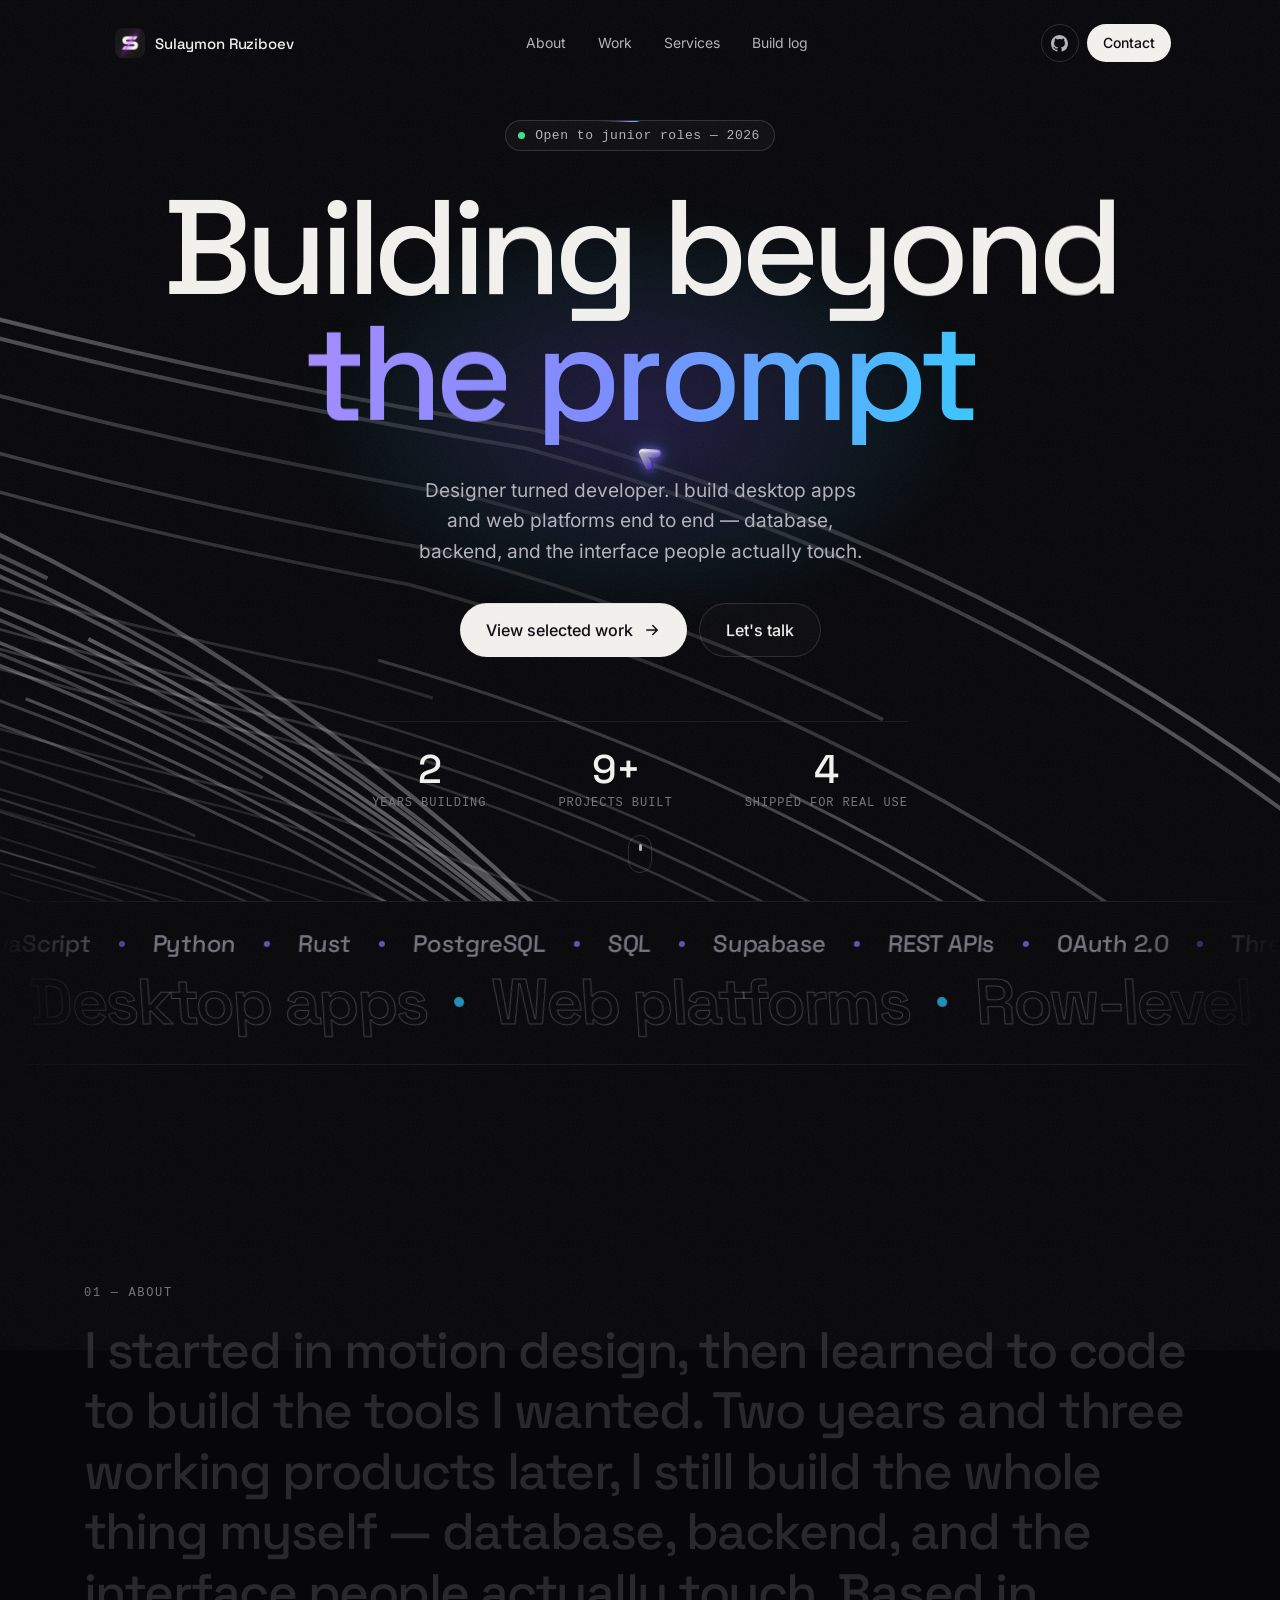
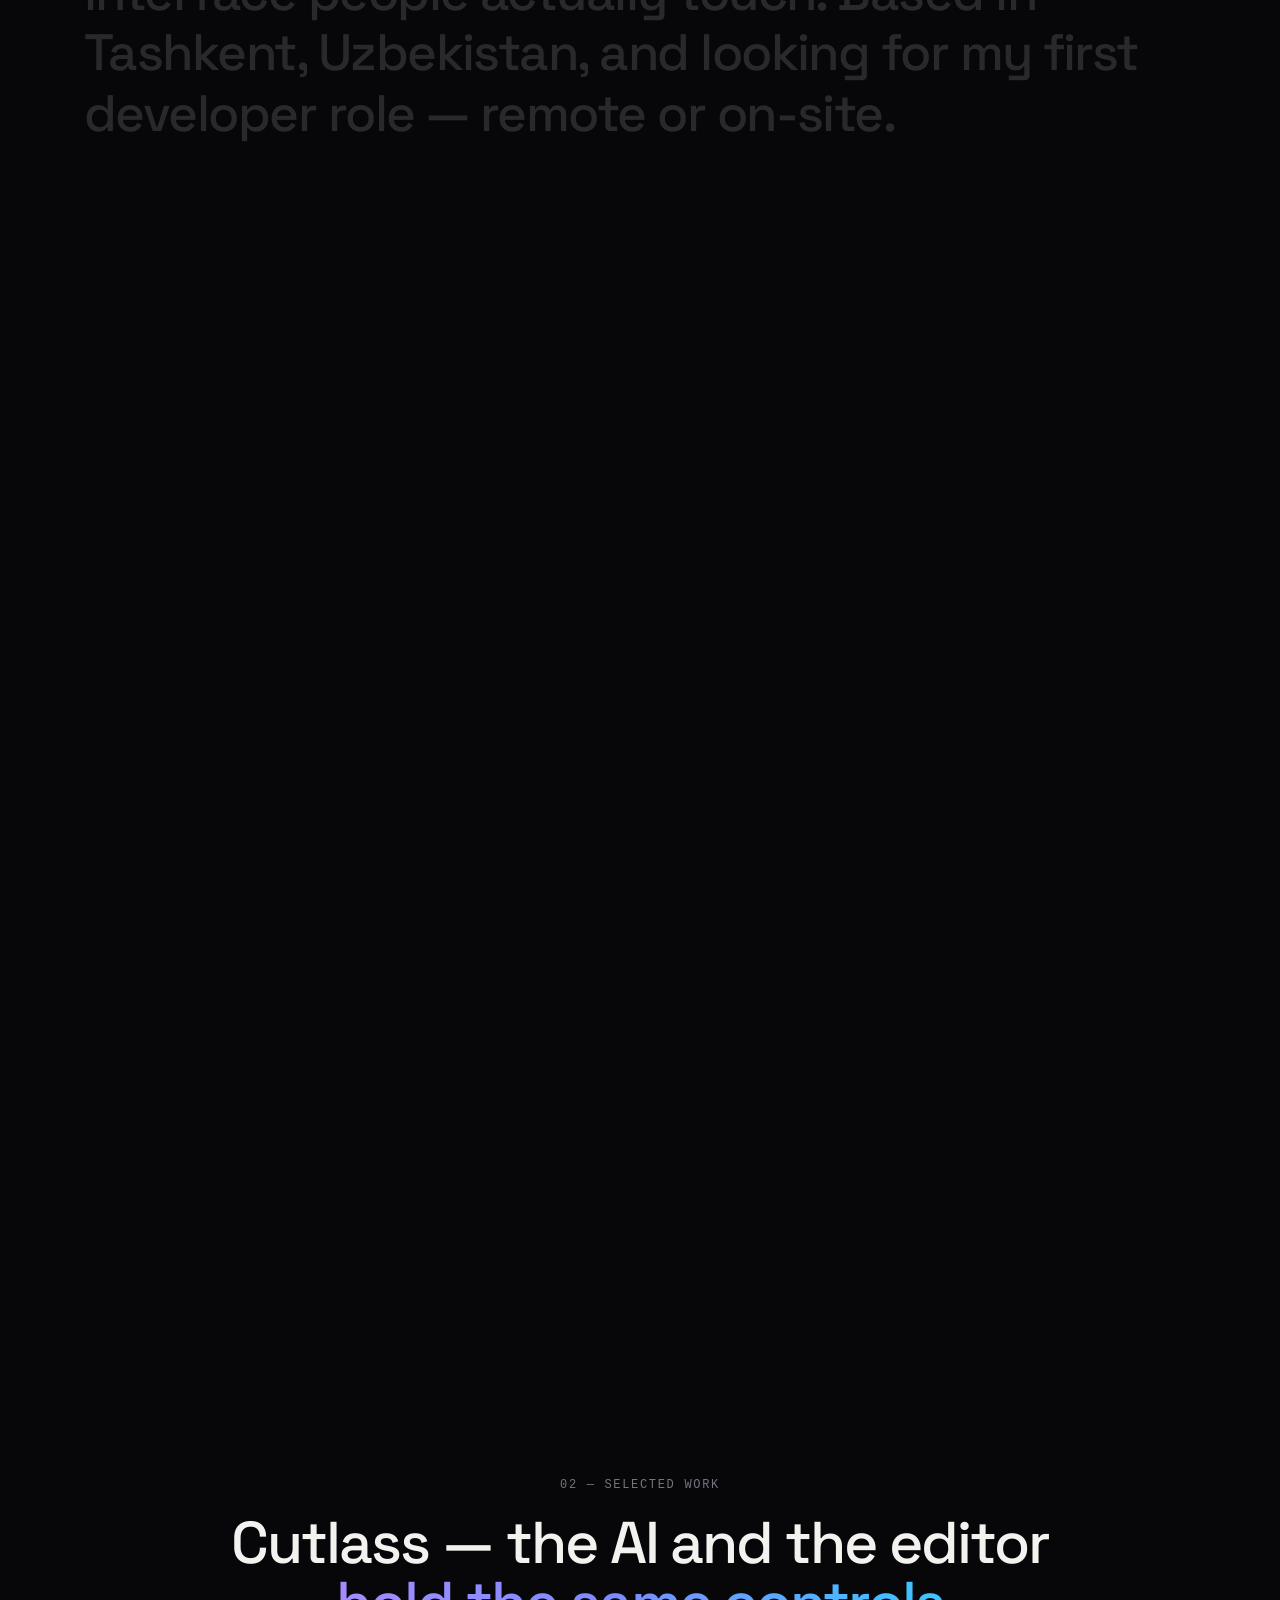
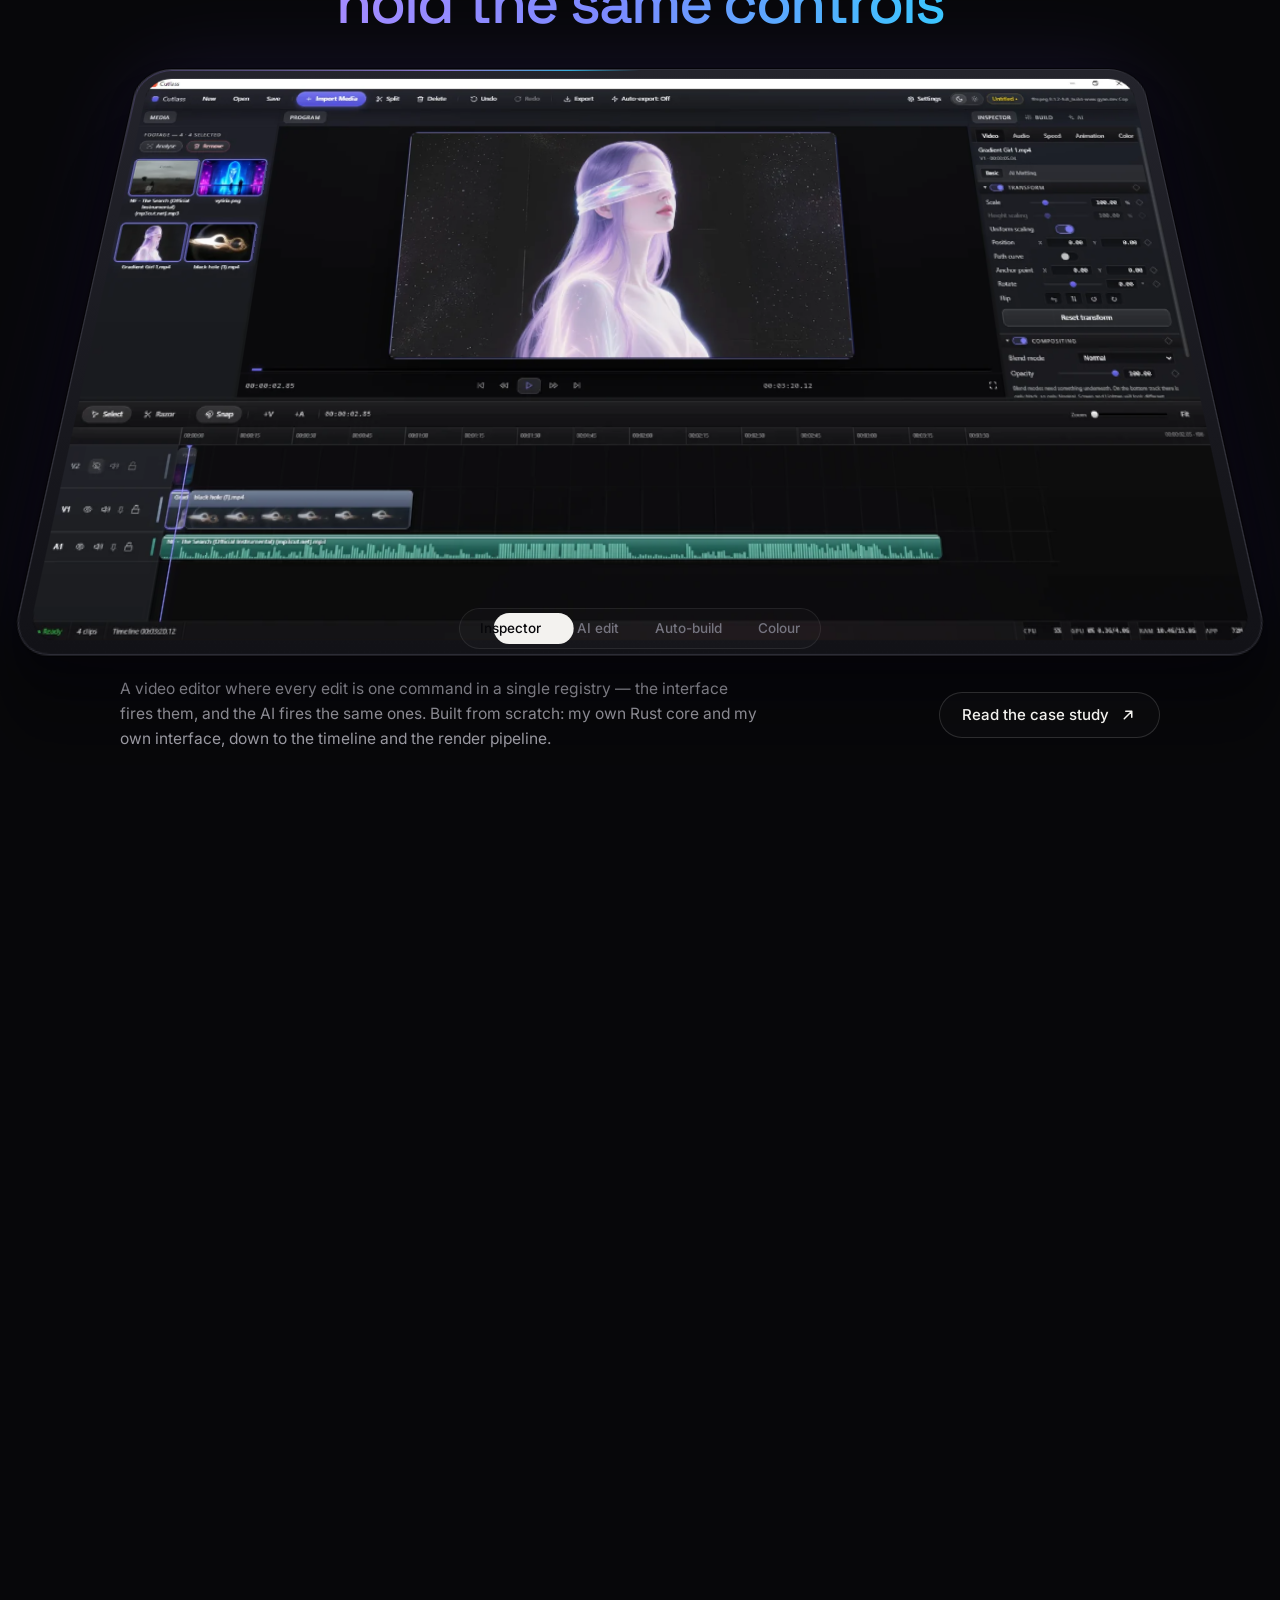
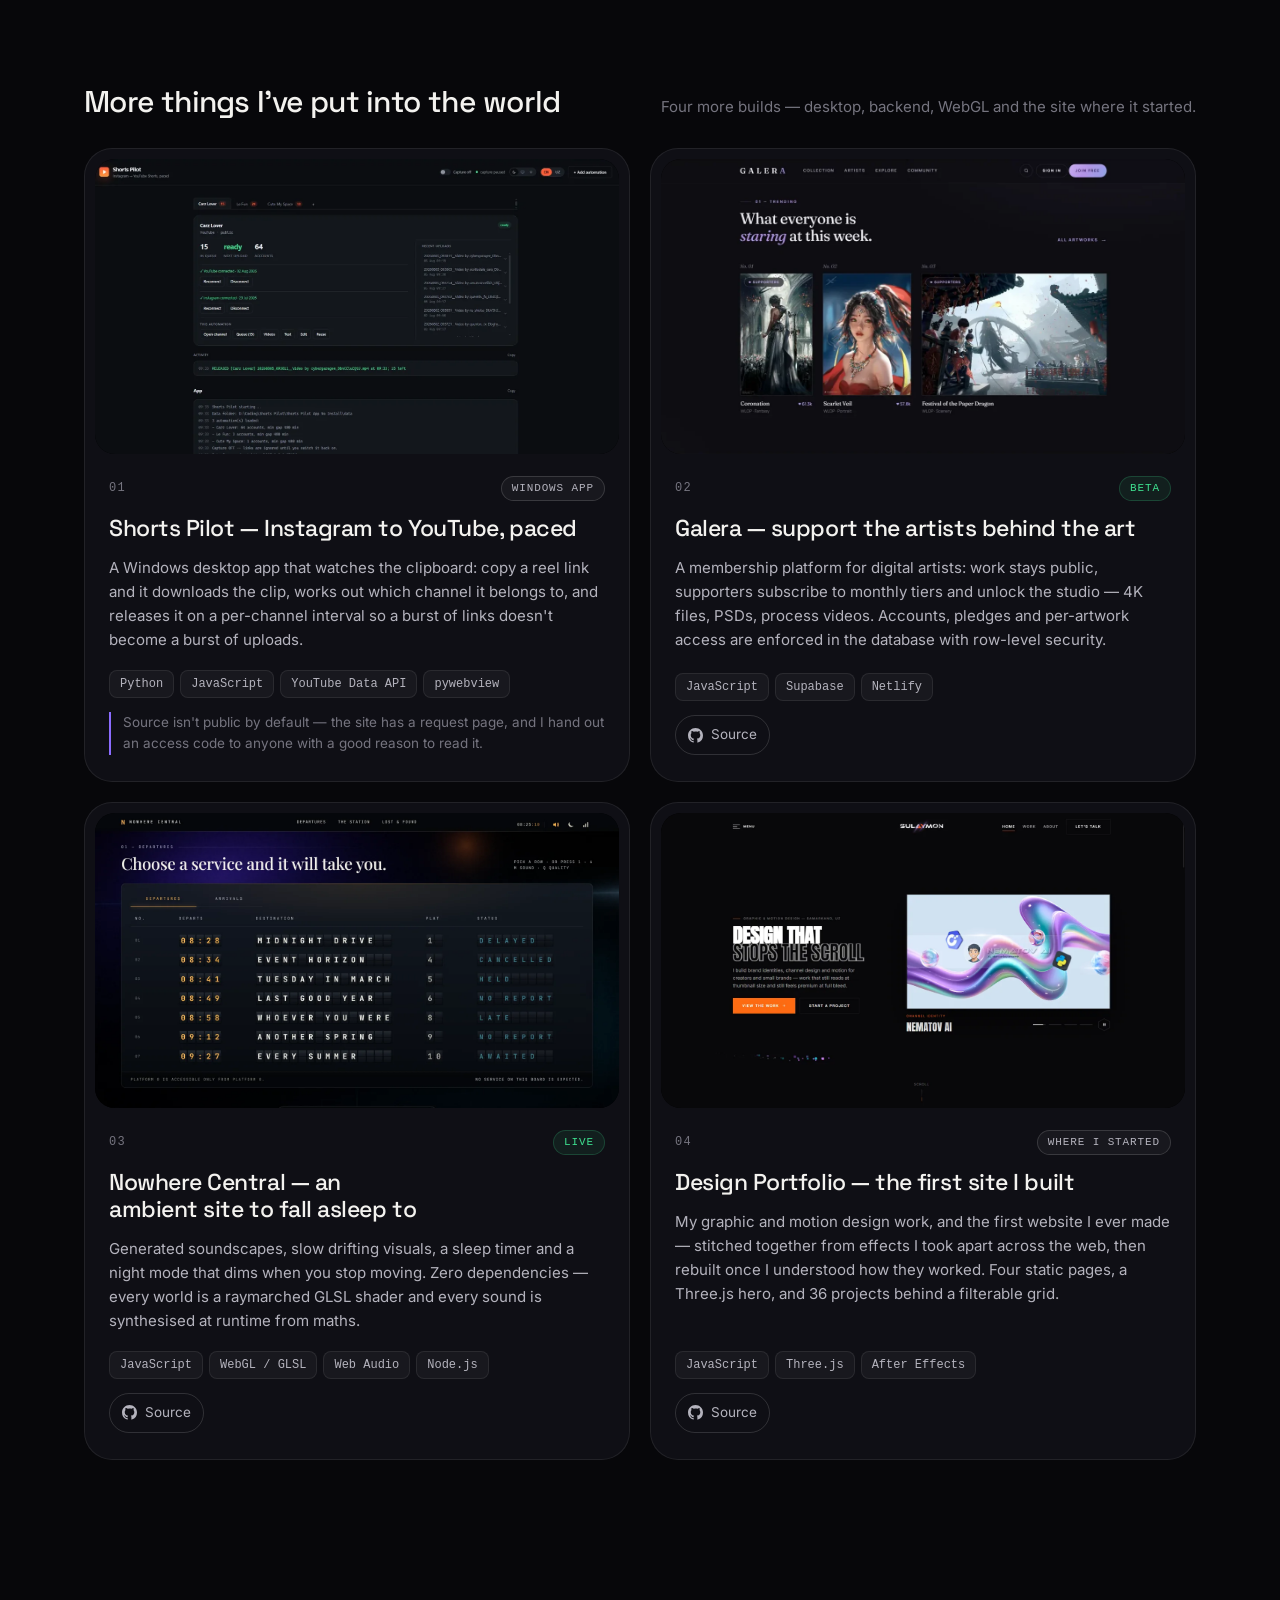
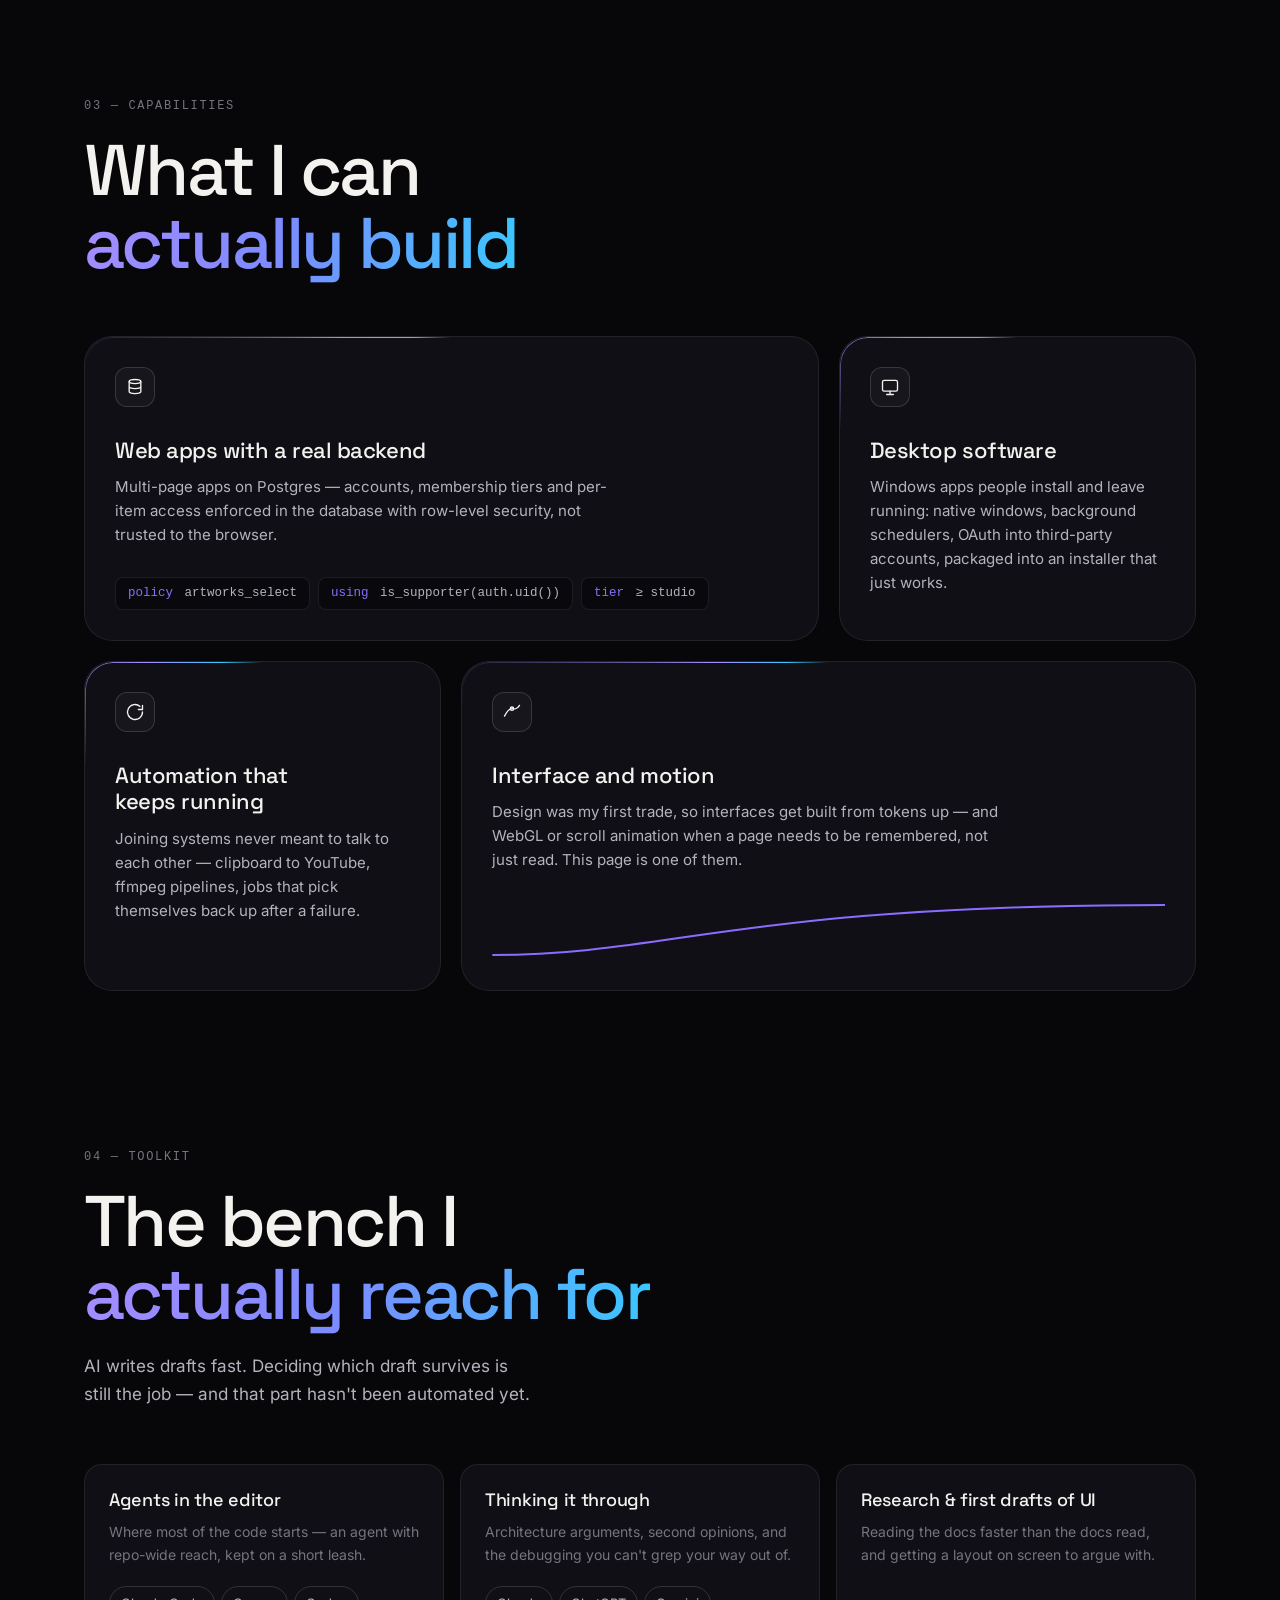
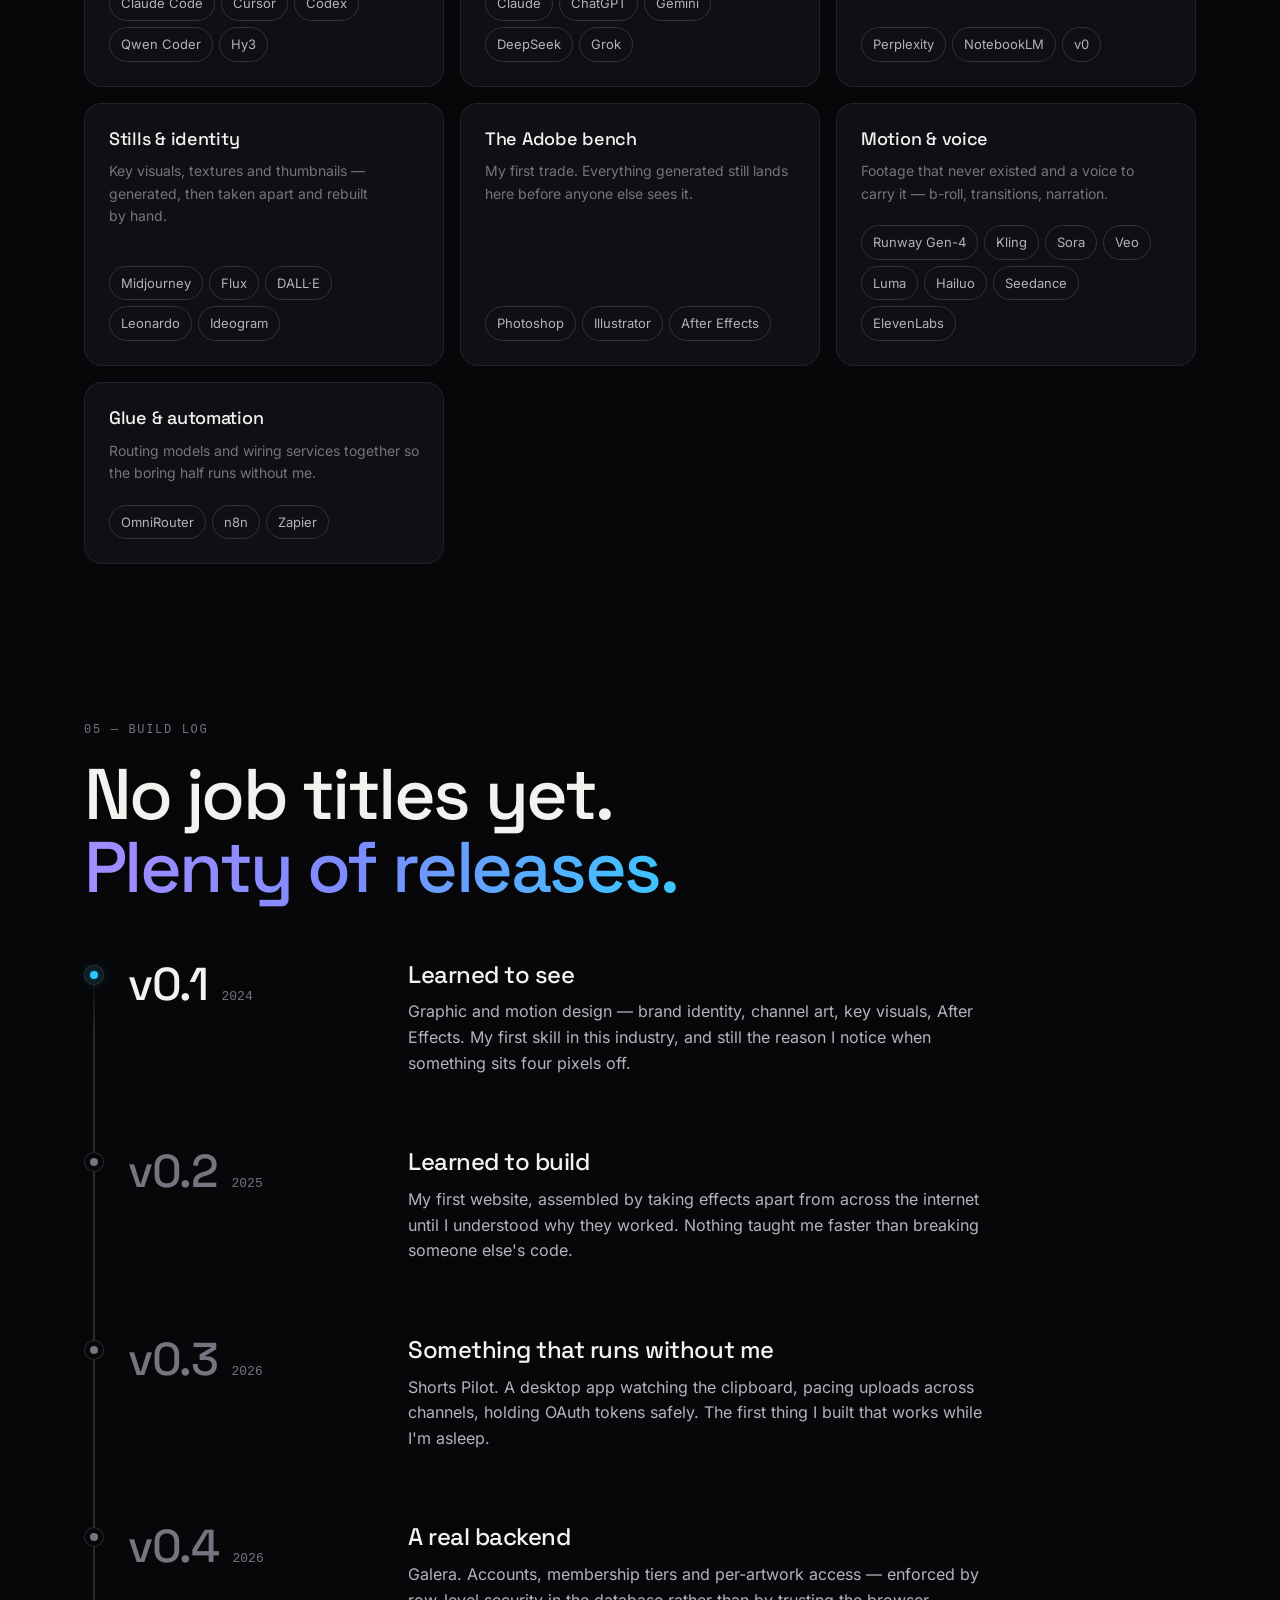
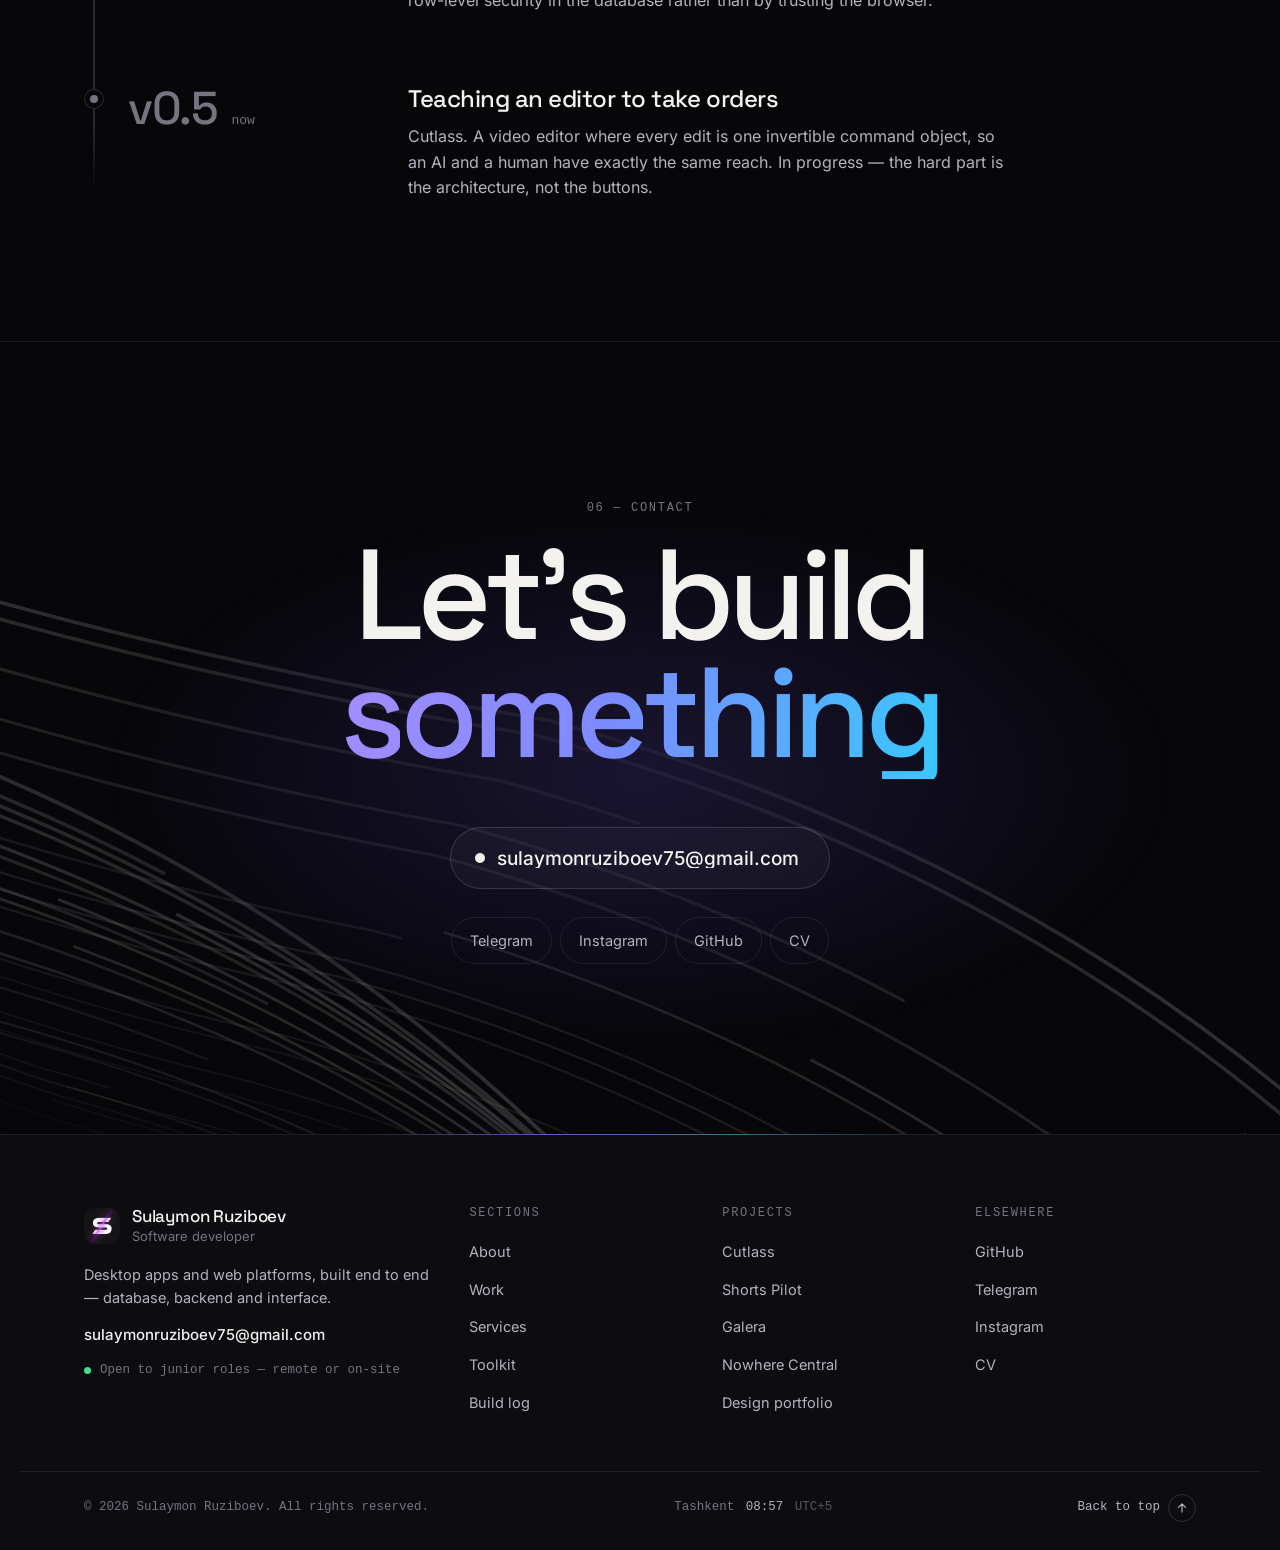
<file: index.html>
<!doctype html>
<html lang="en" class="no-js">
<head>
<meta charset="utf-8" />
<script>
  // Keep the URL clean: rewrite /index.html to / without reloading.
  if (location.pathname.endsWith('/index.html')) {
    history.replaceState(null, '', location.pathname.slice(0, -'index.html'.length) + location.hash);
  }
  document.documentElement.classList.remove('no-js');
</script>
<meta name="viewport" content="width=device-width, initial-scale=1, viewport-fit=cover" />
<title>Sulaymon Ruziboev — Software Developer</title>
<meta name="description" content="Sulaymon Ruziboev — software developer in Tashkent, Uzbekistan. Desktop apps, web platforms and motion design. Selected work and contact." />
<meta name="theme-color" content="#07070a" />
<link rel="icon" type="image/webp" href="assets/favicon.webp" />

<!-- Fonts are self-hosted (see css/home.css). Preloaded because they sit one
     level deep — the browser would otherwise only discover them after parsing
     the stylesheet, delaying every piece of text on the page. -->
<link rel="preload" href="assets/fonts/space-grotesk-latin.woff2" as="font" type="font/woff2" crossorigin />
<link rel="preload" href="assets/fonts/inter-latin.woff2" as="font" type="font/woff2" crossorigin />
<link rel="stylesheet" href="css/home.css" />
</head>
<body>

<a class="skip" href="#work">Skip to work</a>
<div class="progress" aria-hidden="true"><span id="progress"></span></div>
<div class="grain" aria-hidden="true"></div>

<!-- intro curtain — once per visit; js/cursor.js waits for #loader to leave -->
<div class="intro" id="loader" aria-hidden="true">
  <div class="intro__name"><span data-intro-word>Sulaymon</span> <span data-intro-word>Ruziboev</span></div>
  <div class="intro__meta"><span>Software developer — Tashkent</span><b id="intro-count">000</b></div>
  <div class="intro__bar"><span id="intro-bar"></span></div>
</div>

<!-- ── navigation ─────────────────────────────────────────────── -->
<header class="nav" id="nav">
  <a class="nav__logo" href="#top" aria-label="Home">
    <img src="assets/logo.webp" alt="" width="30" height="30" decoding="async" />
    <span>Sulaymon Ruziboev</span>
  </a>

  <nav class="nav__links" id="nav-links" aria-label="Primary">
    <span class="nav__pill" id="nav-pill" aria-hidden="true"></span>
    <a href="#about">About</a>
    <a href="#work">Work</a>
    <a href="#capabilities">Services</a>
    <a href="#experience">Build log</a>
  </nav>

  <div class="nav__actions">
    <a class="icon-btn" href="https://github.com/aeolian1014" target="_blank" rel="noopener" aria-label="GitHub profile">
      <svg viewBox="0 0 16 16" aria-hidden="true"><use href="#i-github" /></svg>
    </a>
    <a class="btn btn--light btn--sm" href="#contact">Contact</a>
    <button class="nav__burger" id="burger" aria-label="Open menu" aria-expanded="false" aria-controls="mobile-menu">
      <span></span><span></span>
    </button>
  </div>
</header>

<div class="mobile-menu" id="mobile-menu" aria-hidden="true">
  <a href="#about">About</a>
  <a href="#work">Work</a>
  <a href="#capabilities">Services</a>
  <a href="#toolkit">Toolkit</a>
  <a href="#experience">Build log</a>
  <a href="#contact">Contact</a>
</div>

<main id="top">

<!-- ══ HERO — flowing paths ═══════════════════════════════════ -->
<section class="hero" id="hero">
  <div class="paths" data-paths aria-hidden="true"></div>
  <div class="hero__glow" aria-hidden="true"></div>
  <div class="hero__spot" aria-hidden="true"></div>

  <div class="hero__inner" id="hero-inner">
    <p class="pill" data-intro>
      <span class="pill__dot" aria-hidden="true"></span> Open to junior roles — 2026
    </p>

    <h1 class="hero__title" id="hero-title" aria-label="Building beyond the prompt">
      <span class="hero__line" aria-hidden="true" data-letters>Building beyond</span>
      <span class="hero__line hero__line--grad" aria-hidden="true" data-letters>the prompt</span>
    </h1>

    <p class="hero__lede" data-intro>
      Designer turned developer. I build desktop apps and web platforms end to end —
      database, backend, and the interface people actually touch.
    </p>

    <div class="hero__actions" data-intro>
      <a class="btn btn--light btn--lg btn--go magnetic" href="#work">
        <span>View selected work</span>
        <svg viewBox="0 0 24 24" aria-hidden="true"><path d="M5 12h14M13 6l6 6-6 6" /></svg>
      </a>
      <a class="btn btn--ghost btn--lg magnetic" href="#contact">Let's talk</a>
    </div>

    <dl class="hero__stats" data-intro>
      <div><dt>Years building</dt><dd><span class="count" data-count="2">2</span></dd></div>
      <div><dt>Projects built</dt><dd><span class="count" data-count="10">10</span>+</dd></div>
      <div><dt>Shipped for real use</dt><dd><span class="count" data-count="4">4</span></dd></div>
    </dl>
  </div>

  <a class="hero__scroll" href="#about" aria-label="Scroll to about"><span></span></a>
</section>

<!-- ══ MARQUEE ════════════════════════════════════════════════ -->
<!-- two rows running opposite ways; scrolling speeds them up and leans them -->
<section class="marquee" aria-label="Technologies">
  <div class="marquee__row" data-velocity="1">
    <div class="marquee__track">
      <ul class="marquee__set">
        <li>JavaScript</li><li>Python</li><li>Rust</li><li>PostgreSQL</li><li>SQL</li>
        <li>Supabase</li><li>REST APIs</li><li>OAuth 2.0</li><li>Three.js</li><li>WebGL</li>
        <li>Tauri</li><li>ffmpeg</li><li>Docker</li><li>Git</li>
      </ul>
    </div>
  </div>
  <div class="marquee__row marquee__row--alt" data-velocity="-1" aria-hidden="true">
    <div class="marquee__track">
      <ul class="marquee__set">
        <li>Desktop apps</li><li>Web platforms</li><li>Row-level security</li><li>Automation</li>
        <li>Video pipelines</li><li>Shaders</li><li>Motion design</li><li>Interfaces</li>
      </ul>
    </div>
  </div>
</section>

<!-- ══ ABOUT — words light up as you scroll ═══════════════════ -->
<section class="about" id="about">
  <div class="about__sticky">
    <p class="label">01 — About</p>
    <p class="about__text" id="about-text">
      I started in motion design, then learned to code to build the tools I wanted.
      Two years and three working products later, I still build the whole thing myself —
      database, backend, and the interface people actually touch. Based in Tashkent,
      Uzbekistan, and looking for my first developer role — remote or on-site.
    </p>
  </div>
</section>

<!-- ══ WORK ══════════════════════════════════════════════════ -->
<section class="work" id="work">

  <!-- featured: the screen tilts up flat as you scroll -->
  <div class="tilt" id="tilt">
    <div class="tilt__sticky">
      <header class="tilt__head" id="tilt-head">
        <p class="label">02 — Selected work</p>
        <h2 class="h2">Cutlass — the AI and the editor<br /><em>hold the same controls</em></h2>
      </header>
      <div class="tilt__device" id="tilt-device">
        <div class="tilt__screen">
          <img class="is-on" src="assets/work/cutlass/inspector.webp" alt="Cutlass video editor, showing its timeline, program monitor and inspector" decoding="async" />
          <img src="assets/work/cutlass/ai.webp" alt="Cutlass AI panel: describe the edit, run it, then accept or reject the proposed changes" loading="lazy" decoding="async" />
          <img src="assets/work/cutlass/build.webp" alt="Cutlass auto-build panel, which arranges a timeline from imported clips and a song" loading="lazy" decoding="async" />
          <img src="assets/work/cutlass/color.webp" alt="Cutlass colour inspector in light appearance, with presets and colour and light sliders" loading="lazy" decoding="async" />
        </div>
      </div>
      <div class="tilt__tabs" role="tablist" aria-label="Cutlass screens">
        <button role="tab" aria-selected="true" data-shot="0">Inspector</button>
        <button role="tab" aria-selected="false" data-shot="1">AI edit</button>
        <button role="tab" aria-selected="false" data-shot="2">Auto-build</button>
        <button role="tab" aria-selected="false" data-shot="3">Colour</button>
      </div>
      <div class="tilt__foot">
        <p>A video editor where every edit is one command in a single registry — the interface fires them, and the AI fires the same ones. Built from scratch: my own Rust core and my own interface, down to the timeline and the render pipeline.</p>
        <a class="btn btn--ghost" href="cutlass.html">Read the case study
          <svg viewBox="0 0 24 24" aria-hidden="true"><path d="M7 17 17 7M9 7h8v8" /></svg>
        </a>
      </div>
    </div>
  </div>

  <header class="work__sub reveal">
    <h3>More things I've put into the world</h3>
    <p>Four more builds — desktop, backend, WebGL and the site where it started.</p>
  </header>

  <div class="work__grid">

    <article class="spot card reveal">
      <a class="card__link" href="https://shortspilot.netlify.app/" target="_blank" rel="noopener" aria-label="Open the Shorts Pilot site"></a>
      <div class="card__media"><span class="card__visit" aria-hidden="true">Visit site<svg viewBox="0 0 24 24"><path d="M7 17 17 7M9 7h8v8" /></svg></span><img src="assets/work/shorts-pilot-clean.webp" alt="Shorts Pilot upload queue, showing clips scheduled per channel" loading="lazy" decoding="async" /></div>
      <div class="card__body">
        <div class="card__top"><span class="card__idx">01</span><span class="status status--dim">Windows app</span></div>
        <h3>Shorts Pilot — Instagram to YouTube, paced</h3>
        <p>A Windows desktop app that watches the clipboard: copy a reel link and it downloads the clip, works out which channel it belongs to, and releases it on a per-channel interval so a burst of links doesn't become a burst of uploads.</p>
        <ul class="tags"><li>Python</li><li>JavaScript</li><li>YouTube Data API</li><li>pywebview</li></ul>
        <p class="card__note">Source isn't public by default — the site has a request page, and I hand out an access code to anyone with a good reason to read it.</p>
      </div>
    </article>

    <article class="spot card reveal">
      <a class="card__link" href="https://artgalera.netlify.app/" target="_blank" rel="noopener" aria-label="Open the Galera site"></a>
      <div class="card__media"><span class="card__visit" aria-hidden="true">Visit site<svg viewBox="0 0 24 24"><path d="M7 17 17 7M9 7h8v8" /></svg></span><img src="assets/work/galera-clean.webp" alt="Galera trending section, showing featured artworks with supporter-only badges" loading="lazy" decoding="async" /></div>
      <div class="card__body">
        <div class="card__top"><span class="card__idx">02</span><span class="status">Beta</span></div>
        <h3>Galera — support the artists behind the art</h3>
        <p>A membership platform for digital artists: work stays public, supporters subscribe to monthly tiers and unlock the studio — 4K files, PSDs, process videos. Accounts, pledges and per-artwork access are enforced in the database with row-level security.</p>
        <ul class="tags"><li>JavaScript</li><li>Supabase</li><li>Netlify</li></ul>
        <a class="card__repo" href="https://github.com/aeolian1014/Galera-v2" target="_blank" rel="noopener" aria-label="Galera source on GitHub">
          <svg viewBox="0 0 16 16" aria-hidden="true"><use href="#i-github" /></svg> Source
        </a>
      </div>
    </article>

    <article class="spot card reveal">
      <a class="card__link" href="https://nowherecentral.netlify.app/" target="_blank" rel="noopener" aria-label="Open the Nowhere Central site"></a>
      <div class="card__media"><span class="card__visit" aria-hidden="true">Visit site<svg viewBox="0 0 24 24"><path d="M7 17 17 7M9 7h8v8" /></svg></span><img src="assets/work/nowhere-central.webp" alt="Nowhere Central, an ambient sleep site, showing its slow-drifting departure board" loading="lazy" decoding="async" /></div>
      <div class="card__body">
        <div class="card__top"><span class="card__idx">03</span><span class="status">Live</span></div>
        <h3>Nowhere Central — an ambient site to fall asleep to</h3>
        <p>Generated soundscapes, slow drifting visuals, a sleep timer and a night mode that dims when you stop moving. Zero dependencies — every world is a raymarched GLSL shader and every sound is synthesised at runtime from maths.</p>
        <ul class="tags"><li>JavaScript</li><li>WebGL / GLSL</li><li>Web Audio</li><li>Node.js</li></ul>
        <a class="card__repo" href="https://github.com/aeolian1014/nowherecentral" target="_blank" rel="noopener" aria-label="Nowhere Central source on GitHub">
          <svg viewBox="0 0 16 16" aria-hidden="true"><use href="#i-github" /></svg> Source
        </a>
      </div>
    </article>

    <article class="spot card reveal">
      <a class="card__link" href="https://aeolian.netlify.app/" target="_blank" rel="noopener" aria-label="Open the Design Portfolio site"></a>
      <div class="card__media"><span class="card__visit" aria-hidden="true">Visit site<svg viewBox="0 0 24 24"><path d="M7 17 17 7M9 7h8v8" /></svg></span><img src="assets/work/aeolian.webp" alt="Sulaymon Ruziboev design portfolio, showing the hero and a channel identity project" loading="lazy" decoding="async" /></div>
      <div class="card__body">
        <div class="card__top"><span class="card__idx">04</span><span class="status status--dim">Where I started</span></div>
        <h3>Design Portfolio — the first site I built</h3>
        <p>My graphic and motion design work, and the first website I ever made — stitched together from effects I took apart across the web, then rebuilt once I understood how they worked. Four static pages, a Three.js hero, and 36 projects behind a filterable grid.</p>
        <ul class="tags"><li>JavaScript</li><li>Three.js</li><li>After Effects</li></ul>
        <a class="card__repo" href="https://github.com/aeolian1014/aeolian" target="_blank" rel="noopener" aria-label="Design Portfolio source on GitHub">
          <svg viewBox="0 0 16 16" aria-hidden="true"><use href="#i-github" /></svg> Source
        </a>
      </div>
    </article>

  </div>
</section>

<!-- ══ CAPABILITIES — bento ══════════════════════════════════ -->
<section class="caps" id="capabilities">
  <header class="sec-head">
    <p class="label">03 — Capabilities</p>
    <h2 class="h2">What I can<br /><em>actually build</em></h2>
  </header>

  <div class="bento">
    <article class="spot cap cap--wide reveal">
      <svg class="cap__ico" viewBox="0 0 24 24" aria-hidden="true"><ellipse cx="12" cy="5.5" rx="7" ry="2.5"/><path d="M5 5.5v6c0 1.4 3.1 2.5 7 2.5s7-1.1 7-2.5v-6M5 11.5v6c0 1.4 3.1 2.5 7 2.5s7-1.1 7-2.5v-6"/></svg>
      <h3>Web apps with a real backend</h3>
      <p>Multi-page apps on Postgres — accounts, membership tiers and per-item access enforced in the database with row-level security, not trusted to the browser.</p>
      <div class="cap__rows" aria-hidden="true">
        <span><b>policy</b> artworks_select</span><span><b>using</b> is_supporter(auth.uid())</span><span><b>tier</b> ≥ studio</span>
      </div>
    </article>
    <article class="spot cap reveal">
      <svg class="cap__ico" viewBox="0 0 24 24" aria-hidden="true"><rect x="3" y="4" width="18" height="13" rx="2"/><path d="M8 21h8M12 17v4"/></svg>
      <h3>Desktop software</h3>
      <p>Windows apps people install and leave running: native windows, background schedulers, OAuth into third-party accounts, packaged into an installer that just works.</p>
    </article>
    <article class="spot cap reveal">
      <svg class="cap__ico" viewBox="0 0 24 24" aria-hidden="true"><path d="M21 12a9 9 0 1 1-3-6.7"/><path d="M21 4v5h-5"/></svg>
      <h3>Automation that keeps running</h3>
      <p>Joining systems never meant to talk to each other — clipboard to YouTube, ffmpeg pipelines, jobs that pick themselves back up after a failure.</p>
    </article>
    <article class="spot cap cap--wide reveal">
      <svg class="cap__ico" viewBox="0 0 24 24" aria-hidden="true"><path d="M3 17c3-6 6-9 9-9s5 2 9-4"/><circle cx="12" cy="8" r="2"/></svg>
      <h3>Interface and motion</h3>
      <p>Design was my first trade, so interfaces get built from tokens up — and WebGL or scroll animation when a page needs to be remembered, not just read. This page is one of them.</p>
      <div class="cap__curve" aria-hidden="true"><svg viewBox="0 0 300 60" preserveAspectRatio="none"><path data-curve d="M0 55 C 80 55, 110 5, 300 5" /></svg></div>
    </article>
  </div>
</section>

<!-- ══ TOOLKIT ═══════════════════════════════════════════════ -->
<section class="kit" id="toolkit">
  <header class="sec-head">
    <p class="label">04 — Toolkit</p>
    <h2 class="h2">The bench I<br /><em>actually reach for</em></h2>
    <p class="sec-lede reveal">AI writes drafts fast. Deciding which draft survives is still the job — and that part hasn't been automated yet.</p>
  </header>

  <div class="kit__grid">
    <article class="spot kit__card reveal"><h3>Agents in the editor</h3><p>Where most of the code starts — an agent with repo-wide reach, kept on a short leash.</p>
      <ul class="chips"><li>Claude Code</li><li>Cursor</li><li>Codex</li><li>Qwen Coder</li><li>Hy3</li></ul></article>
    <article class="spot kit__card reveal"><h3>Thinking it through</h3><p>Architecture arguments, second opinions, and the debugging you can't grep your way out of.</p>
      <ul class="chips"><li>Claude</li><li>ChatGPT</li><li>Gemini</li><li>DeepSeek</li><li>Grok</li></ul></article>
    <article class="spot kit__card reveal"><h3>Research &amp; first drafts of UI</h3><p>Reading the docs faster than the docs read, and getting a layout on screen to argue with.</p>
      <ul class="chips"><li>Perplexity</li><li>NotebookLM</li><li>v0</li></ul></article>
    <article class="spot kit__card reveal"><h3>Stills &amp; identity</h3><p>Key visuals, textures and thumbnails — generated, then taken apart and rebuilt by hand.</p>
      <ul class="chips"><li>Midjourney</li><li>Flux</li><li>DALL·E</li><li>Leonardo</li><li>Ideogram</li></ul></article>
    <article class="spot kit__card reveal"><h3>The Adobe bench</h3><p>My first trade. Everything generated still lands here before anyone else sees it.</p>
      <ul class="chips"><li>Photoshop</li><li>Illustrator</li><li>After Effects</li></ul></article>
    <article class="spot kit__card reveal"><h3>Motion &amp; voice</h3><p>Footage that never existed and a voice to carry it — b-roll, transitions, narration.</p>
      <ul class="chips"><li>Runway Gen-4</li><li>Kling</li><li>Sora</li><li>Veo</li><li>Luma</li><li>Hailuo</li><li>Seedance</li><li>ElevenLabs</li></ul></article>
    <article class="spot kit__card reveal"><h3>Glue &amp; automation</h3><p>Routing models and wiring services together so the boring half runs without me.</p>
      <ul class="chips"><li>OmniRouter</li><li>n8n</li><li>Zapier</li></ul></article>
  </div>
</section>

<!-- ══ BUILD LOG — the beam fills as you scroll ══════════════ -->
<section class="log" id="experience">
  <header class="sec-head">
    <p class="label">05 — Build log</p>
    <h2 class="h2">No job titles yet.<br /><em>Plenty of releases.</em></h2>
  </header>

  <ol class="log__list" id="log">
    <span class="log__rail" aria-hidden="true"><span class="log__beam" id="log-beam"></span></span>
    <li class="log__item">
      <div class="log__when"><span class="log__node" aria-hidden="true"></span><b>v0.1</b><span>2024</span></div>
      <div class="log__body reveal"><h3>Learned to see</h3>
      <p>Graphic and motion design — brand identity, channel art, key visuals, After Effects. My first skill in this industry, and still the reason I notice when something sits four pixels off.</p></div>
    </li>
    <li class="log__item">
      <div class="log__when"><span class="log__node" aria-hidden="true"></span><b>v0.2</b><span>2025</span></div>
      <div class="log__body reveal"><h3>Learned to build</h3>
      <p>My first website, assembled by taking effects apart from across the internet until I understood why they worked. Nothing taught me faster than breaking someone else's code.</p></div>
    </li>
    <li class="log__item">
      <div class="log__when"><span class="log__node" aria-hidden="true"></span><b>v0.3</b><span>2026</span></div>
      <div class="log__body reveal"><h3>Something that runs without me</h3>
      <p>Shorts Pilot. A desktop app watching the clipboard, pacing uploads across channels, holding OAuth tokens safely. The first thing I built that works while I'm asleep.</p></div>
    </li>
    <li class="log__item">
      <div class="log__when"><span class="log__node" aria-hidden="true"></span><b>v0.4</b><span>2026</span></div>
      <div class="log__body reveal"><h3>A real backend</h3>
      <p>Galera. Accounts, membership tiers and per-artwork access — enforced by row-level security in the database rather than by trusting the browser.</p></div>
    </li>
    <li class="log__item">
      <div class="log__when"><span class="log__node" aria-hidden="true"></span><b>v0.5</b><span>now</span></div>
      <div class="log__body reveal"><h3>Teaching an editor to take orders</h3>
      <p>Cutlass. A video editor where every edit is one invertible command object, so an AI and a human have exactly the same reach. In progress — the hard part is the architecture, not the buttons.</p></div>
    </li>
  </ol>
</section>

<!-- ══ CONTACT ═══════════════════════════════════════════════ -->
<section class="contact" id="contact">
  <div class="paths paths--soft" data-paths aria-hidden="true"></div>
  <div class="contact__inner">
    <p class="label">06 — Contact</p>
    <h2 class="contact__title" id="contact-title" aria-label="Let's build something">
      <span class="hero__line" aria-hidden="true" data-chars>Let's build</span>
      <span class="hero__line hero__line--grad" aria-hidden="true" data-chars>something</span>
    </h2>
    <a class="hover-btn reveal magnetic" href="mailto:sulaymonruziboev75@gmail.com">
      <span class="hover-btn__dot" aria-hidden="true"></span>
      <span class="hover-btn__text">sulaymonruziboev75@gmail.com</span>
      <span class="hover-btn__over" aria-hidden="true"><span>Write to me</span>
        <svg viewBox="0 0 24 24"><path d="M5 12h14M13 6l6 6-6 6" /></svg></span>
    </a>
    <ul class="contact__socials reveal">
      <li><a href="https://t.me/evedere" target="_blank" rel="noopener">Telegram</a></li>
      <li><a href="https://instagram.com/aeolian.arts" target="_blank" rel="noopener">Instagram</a></li>
      <li><a href="https://github.com/aeolian1014" target="_blank" rel="noopener">GitHub</a></li>
      <li><a href="cv.html">CV</a></li>
    </ul>
  </div>
</section>

</main>

<footer class="foot">
  <div class="foot__inner">

    <div class="foot__brand">
      <a class="foot__logo" href="#top" aria-label="Back to top">
        <img src="assets/logo.webp" alt="" width="36" height="36" loading="lazy" decoding="async" />
        <span><b>Sulaymon Ruziboev</b><i>Software developer</i></span>
      </a>
      <p>Desktop apps and web platforms, built end to end — database, backend and interface.</p>
      <a class="foot__mail" href="mailto:sulaymonruziboev75@gmail.com">sulaymonruziboev75@gmail.com</a>
      <p class="foot__status"><span class="pill__dot" aria-hidden="true"></span> Open to junior roles — remote or on-site</p>
    </div>

    <nav class="foot__col" aria-label="Sections">
      <h2>Sections</h2>
      <ul>
        <li><a href="#about">About</a></li>
        <li><a href="#work">Work</a></li>
        <li><a href="#capabilities">Services</a></li>
        <li><a href="#toolkit">Toolkit</a></li>
        <li><a href="#experience">Build log</a></li>
      </ul>
    </nav>

    <nav class="foot__col" aria-label="Projects">
      <h2>Projects</h2>
      <ul>
        <li><a href="cutlass.html">Cutlass</a></li>
        <li><a href="https://shortspilot.netlify.app/" target="_blank" rel="noopener">Shorts Pilot</a></li>
        <li><a href="https://artgalera.netlify.app/" target="_blank" rel="noopener">Galera</a></li>
        <li><a href="https://nowherecentral.netlify.app/" target="_blank" rel="noopener">Nowhere Central</a></li>
        <li><a href="https://aeolian.netlify.app/" target="_blank" rel="noopener">Design portfolio</a></li>
      </ul>
    </nav>

    <nav class="foot__col" aria-label="Elsewhere">
      <h2>Elsewhere</h2>
      <ul>
        <li><a href="https://github.com/aeolian1014" target="_blank" rel="noopener">GitHub</a></li>
        <li><a href="https://t.me/evedere" target="_blank" rel="noopener">Telegram</a></li>
        <li><a href="https://instagram.com/aeolian.arts" target="_blank" rel="noopener">Instagram</a></li>
        <li><a href="cv.html">CV</a></li>
      </ul>
    </nav>

  </div>

  <div class="foot__bar">
    <span>© 2026 Sulaymon Ruziboev. All rights reserved.</span>
    <span class="foot__time">Tashkent <time id="local-time">--:--</time> <i>UTC+5</i></span>
    <a class="foot__top" href="#top">Back to top
      <svg viewBox="0 0 24 24" aria-hidden="true"><path d="M12 19V5M6 11l6-6 6 6" /></svg>
    </a>
  </div>
</footer>

<svg width="0" height="0" style="position:absolute" aria-hidden="true">
  <symbol id="i-github" viewBox="0 0 16 16"><path fill="currentColor" d="M8 0C3.58 0 0 3.58 0 8a8 8 0 0 0 5.47 7.59c.4.07.55-.17.55-.38 0-.19-.01-.82-.01-1.49-2.01.37-2.53-.49-2.69-.94-.09-.23-.48-.94-.82-1.13-.28-.15-.68-.52-.01-.53.63-.01 1.08.58 1.23.82.72 1.21 1.87.87 2.33.66.07-.52.28-.87.51-1.07-1.78-.2-3.64-.89-3.64-3.95 0-.87.31-1.59.82-2.15-.08-.2-.36-1.02.08-2.12 0 0 .67-.21 2.2.82a7.4 7.4 0 0 1 2-.27c.68 0 1.36.09 2 .27 1.53-1.04 2.2-.82 2.2-.82.44 1.1.16 1.92.08 2.12.51.56.82 1.27.82 2.15 0 3.07-1.87 3.75-3.65 3.95.29.25.54.73.54 1.48 0 1.07-.01 1.93-.01 2.2 0 .21.15.46.55.38A8.01 8.01 0 0 0 16 8c0-4.42-3.58-8-8-8Z"/></symbol>
</svg>

<script src="js/vendor/motion.js"></script>
<script src="js/home.js"></script>
<script type="module" src="js/cursor.js"></script>
</body>
</html>
</file>
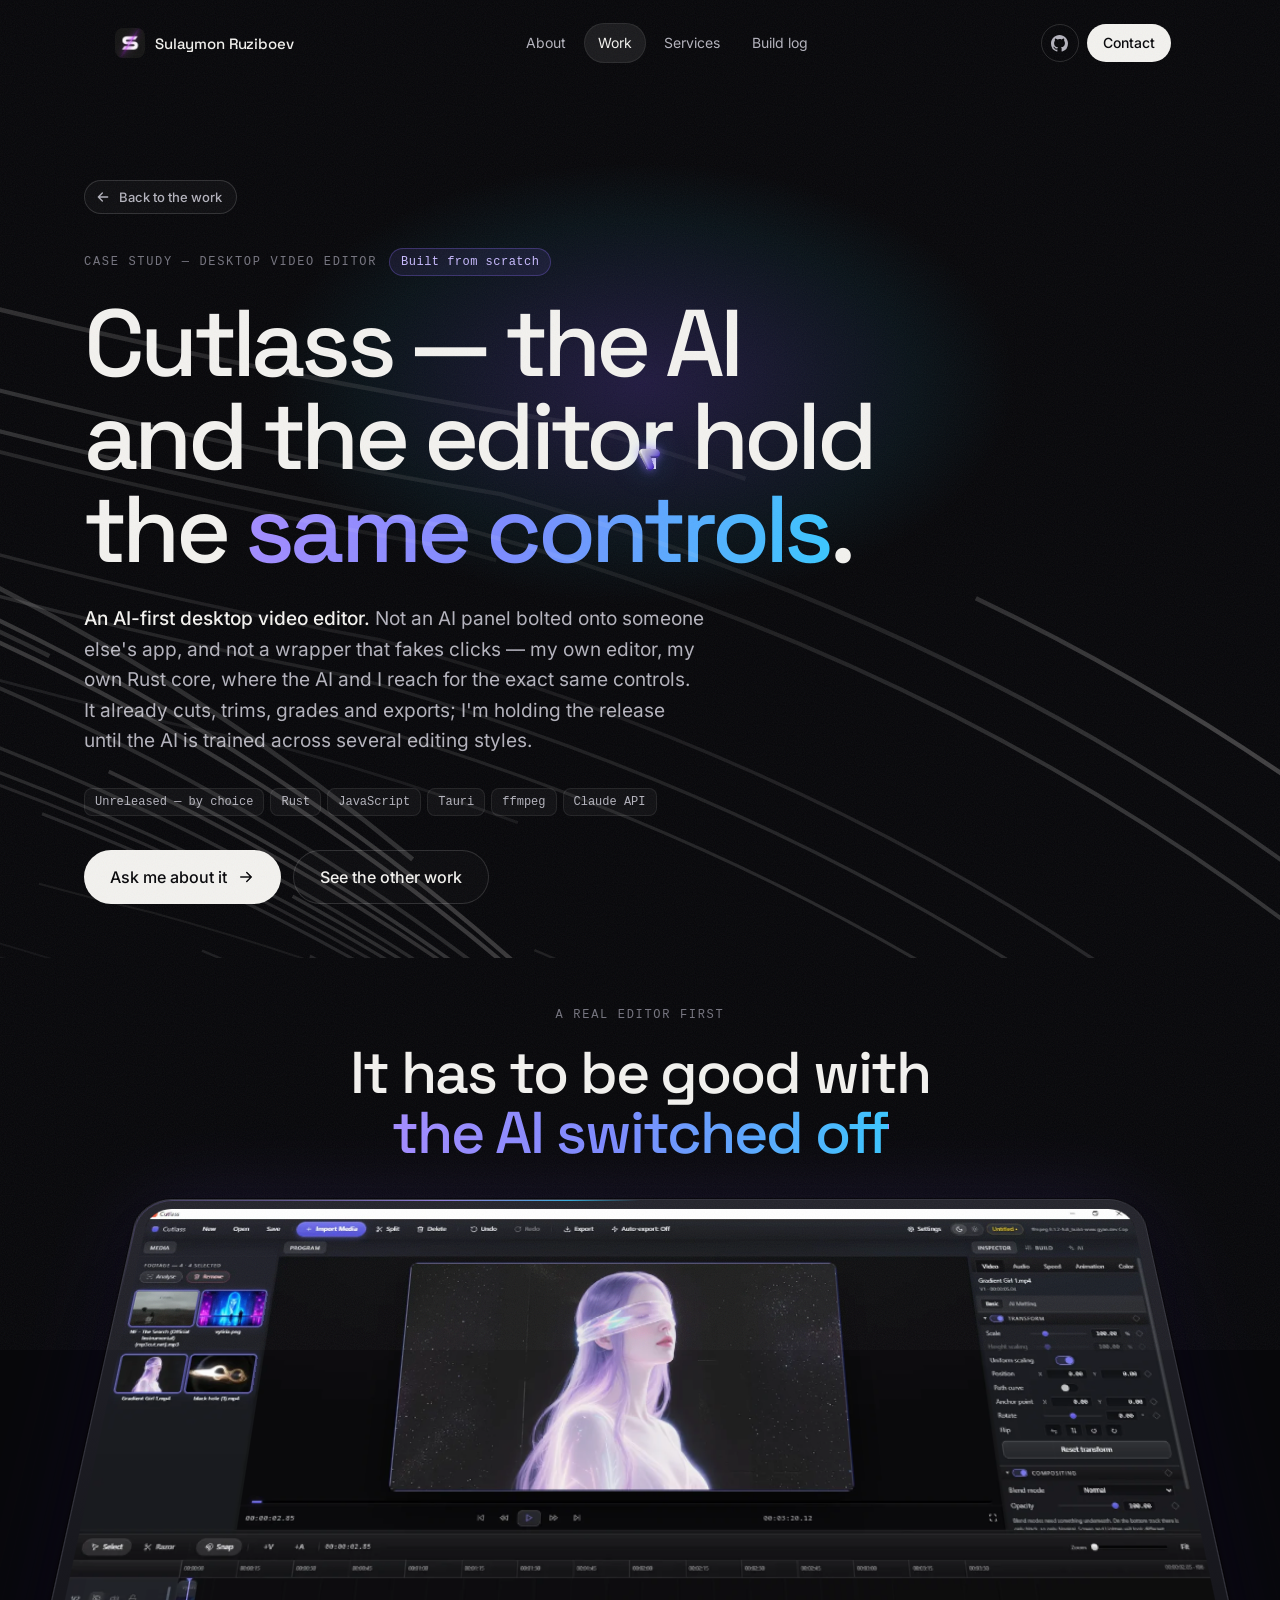
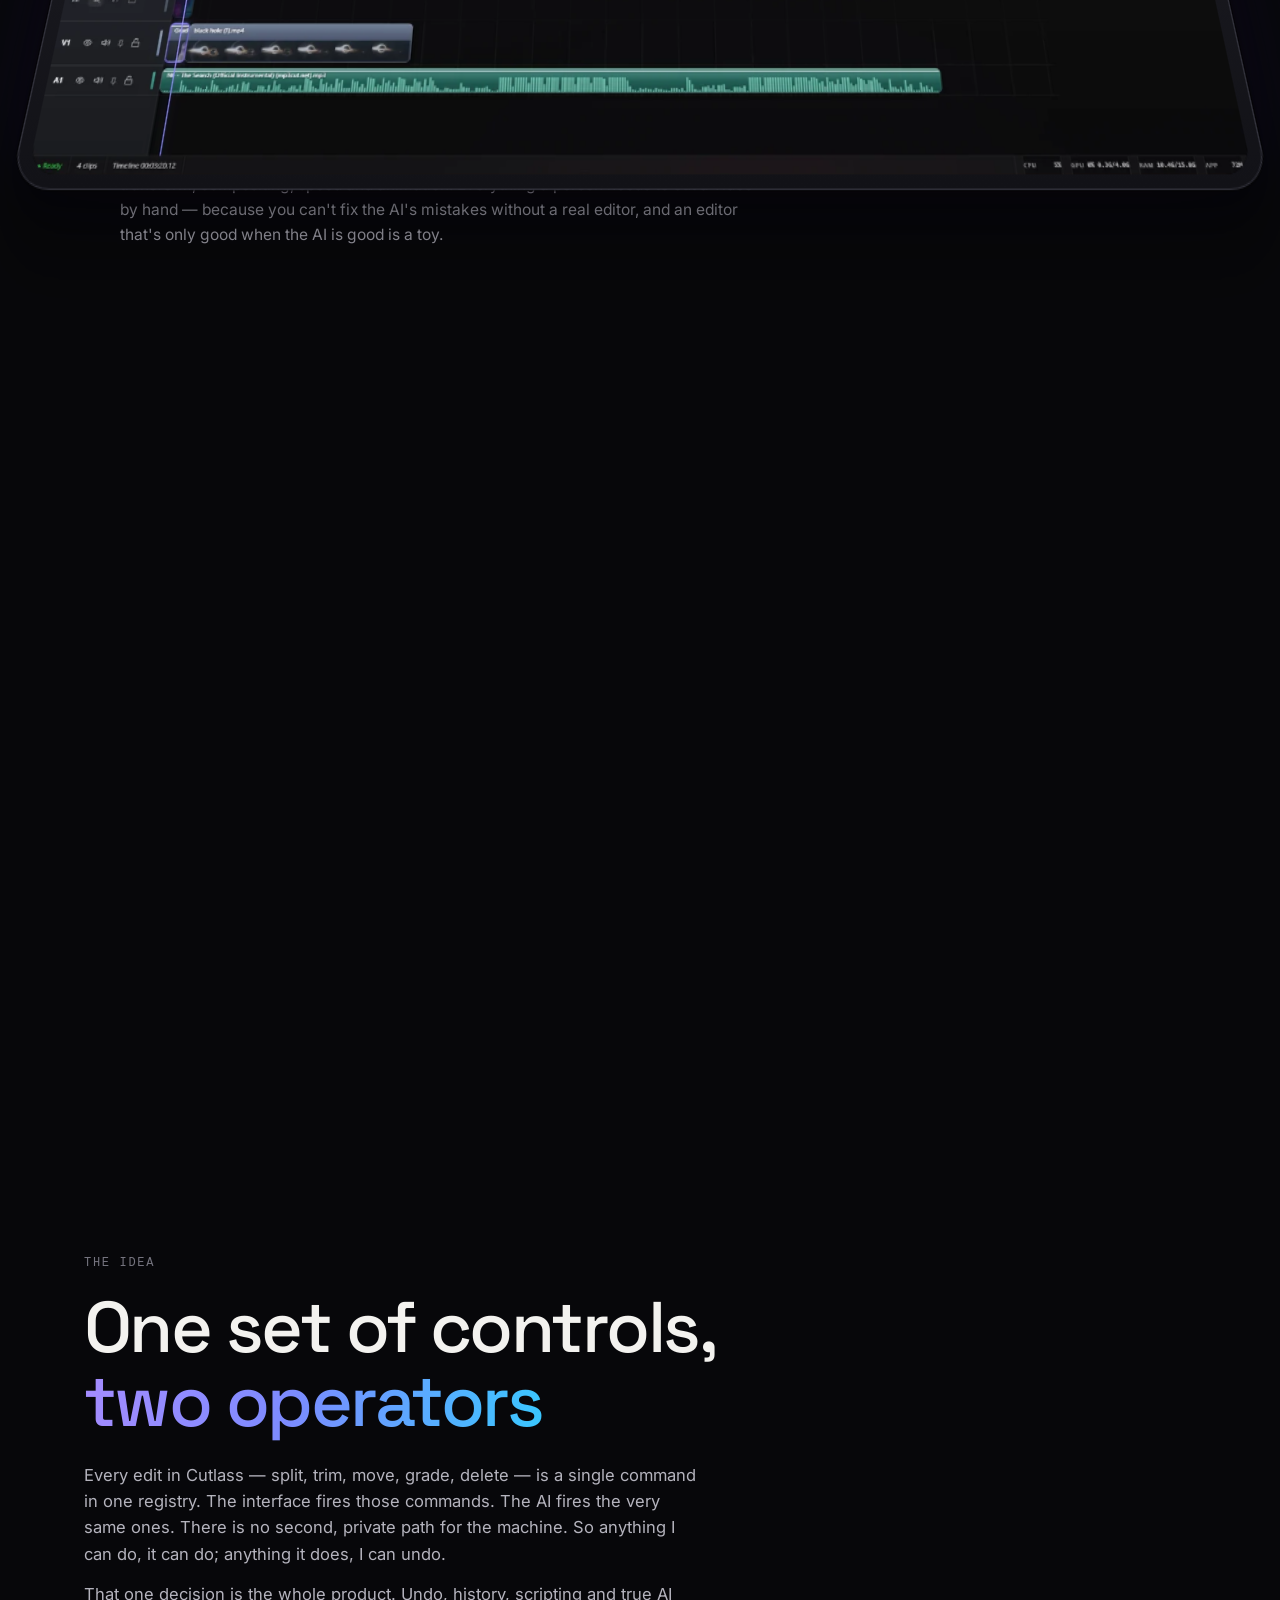
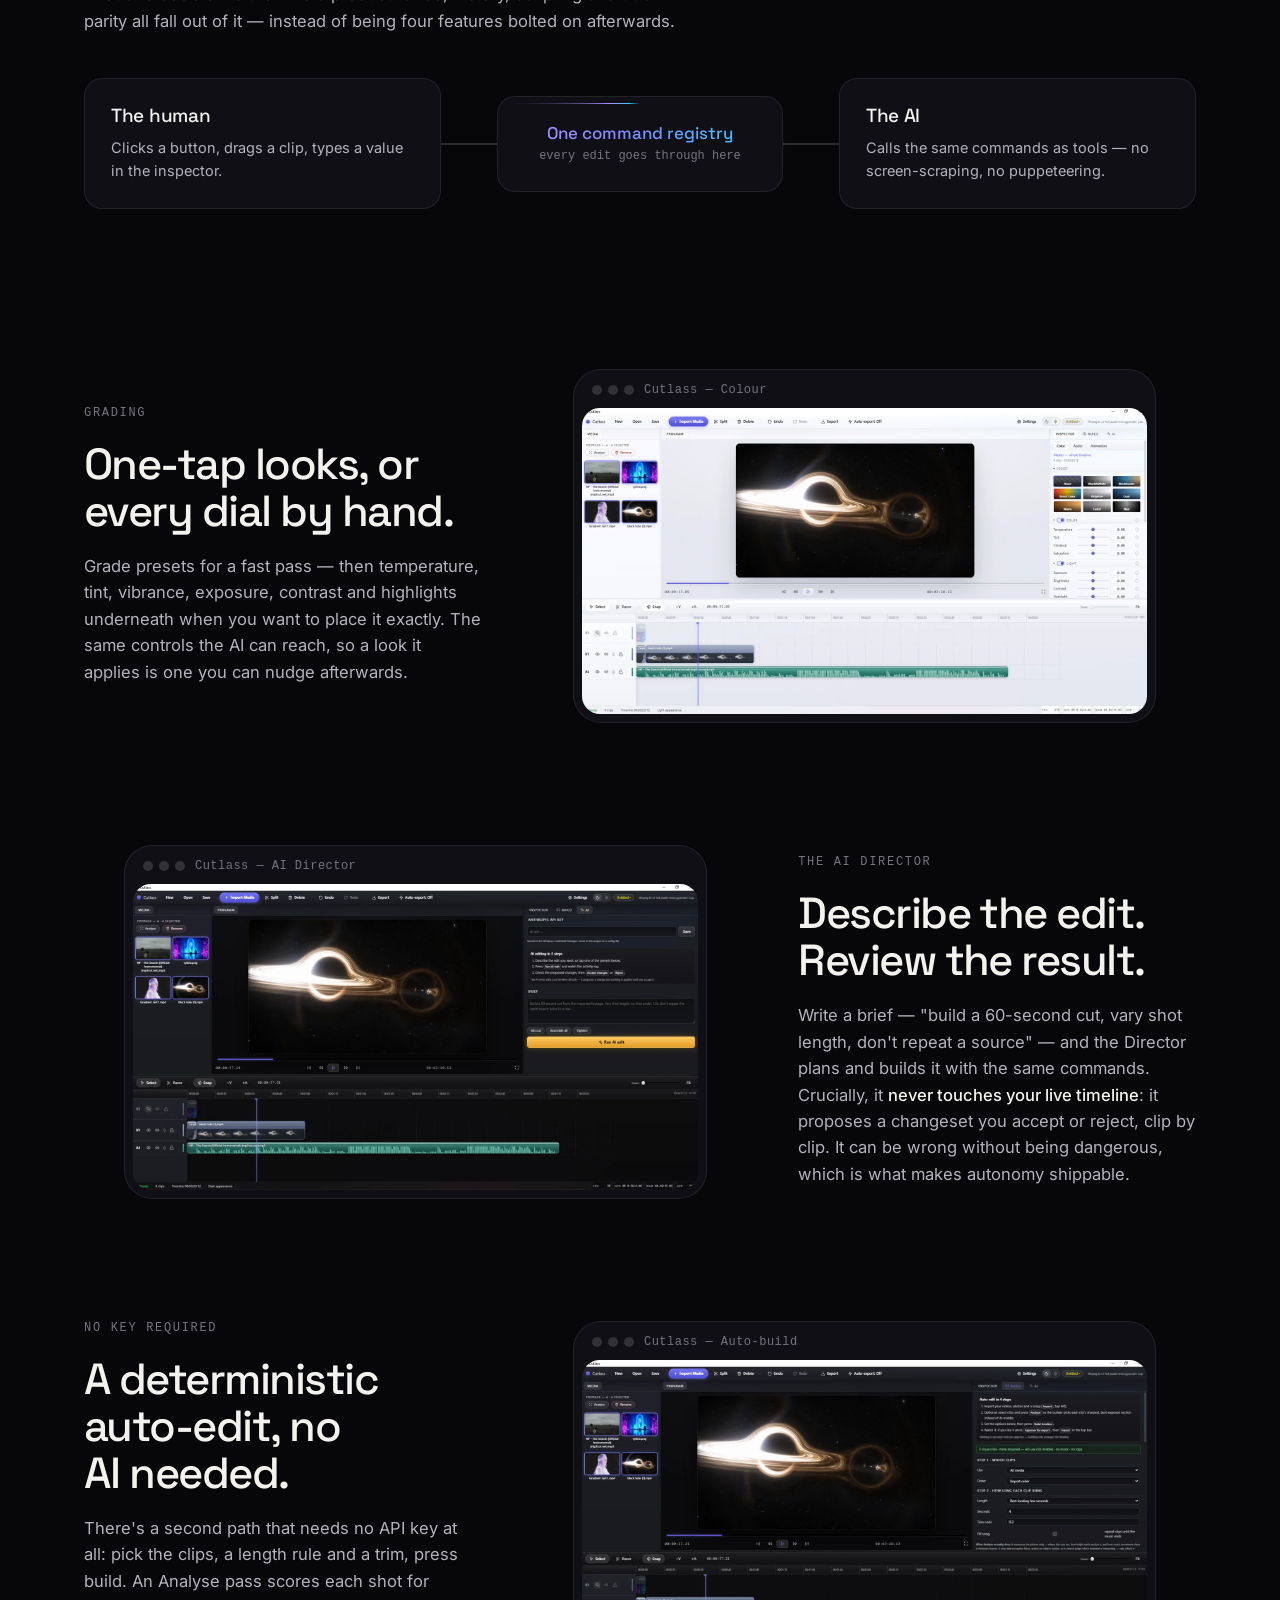
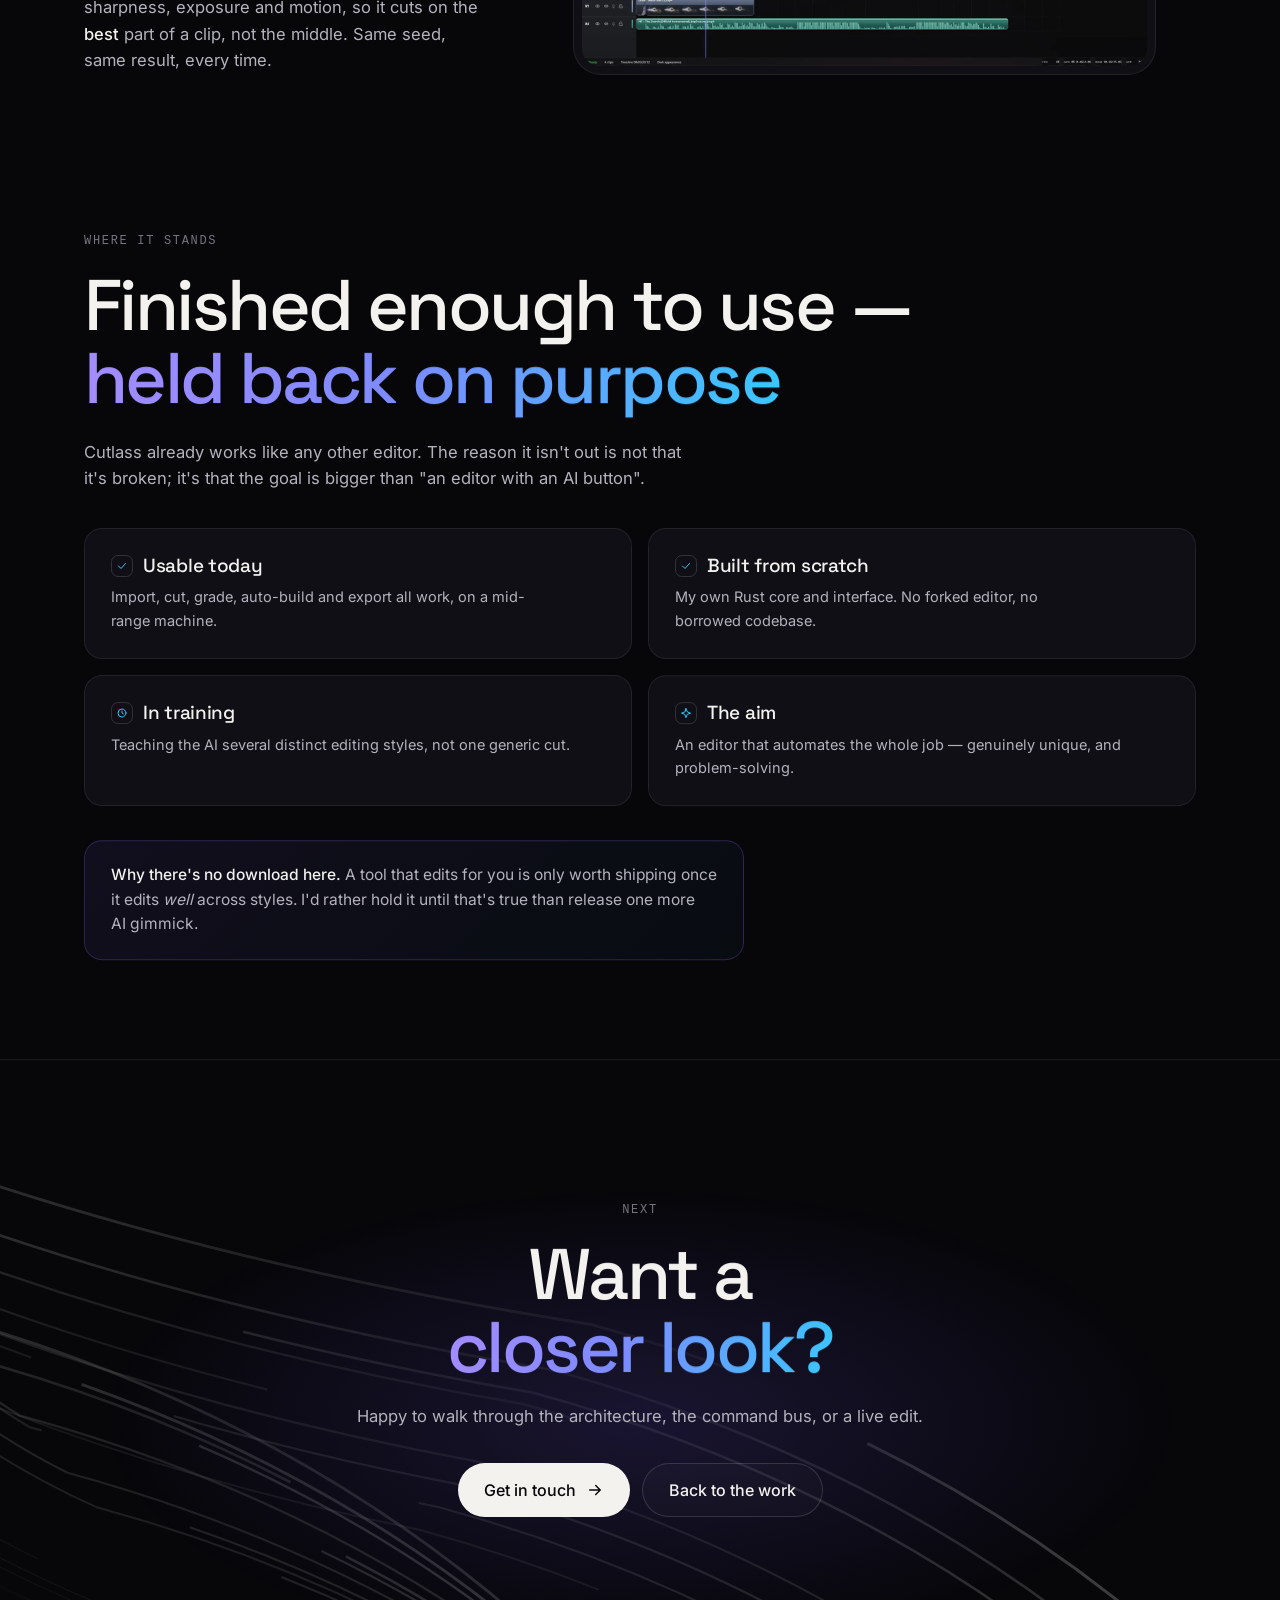
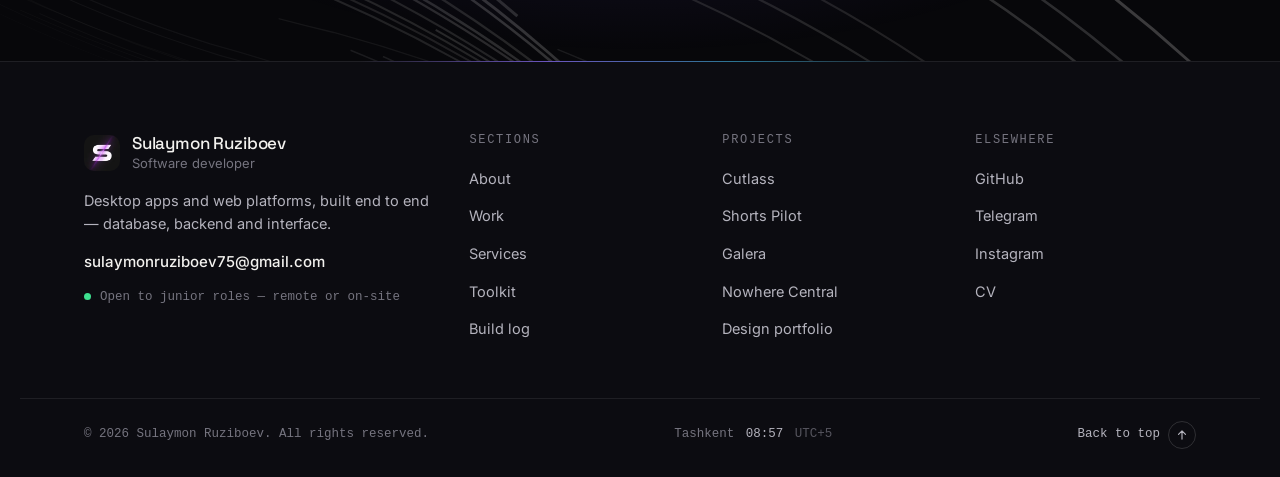
<file: cutlass.html>
<!doctype html>
<html lang="en" class="no-js">
<head>
<meta charset="utf-8" />
<script>document.documentElement.classList.remove('no-js');</script>
<meta name="viewport" content="width=device-width, initial-scale=1, viewport-fit=cover" />
<title>Cutlass — AI-first video editor · Sulaymon Ruziboev</title>
<meta name="description" content="Cutlass is an AI-first desktop video editor I built from scratch: the AI and the human hold the same controls. Finished and usable — held back until the AI is trained across several editing styles." />
<meta name="theme-color" content="#07070a" />
<link rel="icon" type="image/webp" href="assets/favicon.webp" />

<link rel="preload" href="assets/fonts/space-grotesk-latin.woff2" as="font" type="font/woff2" crossorigin />
<link rel="preload" href="assets/fonts/inter-latin.woff2" as="font" type="font/woff2" crossorigin />
<link rel="stylesheet" href="css/home.css" />
</head>
<body>

<a class="skip" href="#idea">Skip to the case study</a>
<div class="progress" aria-hidden="true"><span id="progress"></span></div>
<div class="grain" aria-hidden="true"></div>

<!-- ── navigation ─────────────────────────────────────────────── -->
<header class="nav" id="nav">
  <a class="nav__logo" href="/" aria-label="Home">
    <img src="assets/logo.webp" alt="" width="30" height="30" decoding="async" />
    <span>Sulaymon Ruziboev</span>
  </a>

  <nav class="nav__links" id="nav-links" aria-label="Primary">
    <span class="nav__pill" id="nav-pill" aria-hidden="true"></span>
    <a href="/#about">About</a>
    <a href="/#work" class="is-active" aria-current="page">Work</a>
    <a href="/#capabilities">Services</a>
    <a href="/#experience">Build log</a>
  </nav>

  <div class="nav__actions">
    <a class="icon-btn" href="https://github.com/aeolian1014" target="_blank" rel="noopener" aria-label="GitHub profile">
      <svg viewBox="0 0 16 16" aria-hidden="true"><use href="#i-github" /></svg>
    </a>
    <a class="btn btn--light btn--sm" href="/#contact">Contact</a>
    <button class="nav__burger" id="burger" aria-label="Open menu" aria-expanded="false" aria-controls="mobile-menu">
      <span></span><span></span>
    </button>
  </div>
</header>

<div class="mobile-menu" id="mobile-menu" aria-hidden="true">
  <a href="/">Home</a>
  <a href="/#about">About</a>
  <a href="/#work">Work</a>
  <a href="/#capabilities">Services</a>
  <a href="/#experience">Build log</a>
  <a href="/#contact">Contact</a>
</div>

<main id="top">

<!-- ══ HERO ═══════════════════════════════════════════════════ -->
<section class="page-hero">
  <div class="paths" data-paths aria-hidden="true"></div>
  <div class="page-hero__glow" aria-hidden="true"></div>
  <div class="wrap">
    <a class="back" href="/#work">
      <svg viewBox="0 0 24 24" aria-hidden="true"><path d="M19 12H5M11 6l-6 6 6 6" /></svg>
      Back to the work
    </a>

    <div class="kicker">
      <p class="label">Case study — Desktop video editor</p>
      <span class="badge">Built from scratch</span>
    </div>

    <h1 class="page-h1">Cutlass — the AI and the editor hold the <em>same controls</em>.</h1>

    <p class="lede">
      <strong>An AI-first desktop video editor.</strong> Not an AI panel bolted onto
      someone else's app, and not a wrapper that fakes clicks — my own editor, my own
      Rust core, where the AI and I reach for the exact same controls. It already cuts,
      trims, grades and exports; I'm holding the release until the AI is trained across
      several editing styles.
    </p>

    <ul class="tags">
      <li>Unreleased — by choice</li><li>Rust</li><li>JavaScript</li><li>Tauri</li><li>ffmpeg</li><li>Claude API</li>
    </ul>

    <div class="actions">
      <a class="btn btn--light btn--lg btn--go magnetic" href="/#contact">
        <span>Ask me about it</span>
        <svg viewBox="0 0 24 24" aria-hidden="true"><path d="M5 12h14M13 6l6 6-6 6" /></svg>
      </a>
      <a class="btn btn--ghost btn--lg magnetic" href="/#work">See the other work</a>
    </div>
  </div>
</section>

<!-- ══ THE EDITOR — the screen tilts flat as you scroll ═══════ -->
<section class="tilt" id="tilt">
  <div class="tilt__sticky">
    <header class="tilt__head" id="tilt-head">
      <p class="label">A real editor first</p>
      <h2 class="h2">It has to be good with<br /><em>the AI switched off</em></h2>
    </header>
    <div class="tilt__device" id="tilt-device">
      <div class="tilt__screen">
        <img class="is-on" src="assets/work/cutlass/inspector.webp" alt="Cutlass inspector: transform and compositing controls beside a multi-track timeline and program preview" decoding="async" />
      </div>
    </div>
    <div class="tilt__foot">
      <p>Multi-track timeline, razor and snap, a program monitor, and an inspector with transform, compositing, speed and animation. Everything a person needs to cut a video by hand — because you can't fix the AI's mistakes without a real editor, and an editor that's only good when the AI is good is a toy.</p>
    </div>
  </div>
</section>

<!-- ══ THE IDEA ══════════════════════════════════════════════ -->
<section class="sec" id="idea">
  <div class="wrap">
    <p class="label">The idea</p>
    <h2 class="h2">One set of controls,<br /><em>two operators</em></h2>
    <p class="copy reveal">
      Every edit in Cutlass — split, trim, move, grade, delete — is a single command in
      one registry. The interface fires those commands. The AI fires the very same ones.
      There is no second, private path for the machine. So anything I can do, it can do;
      anything it does, I can undo.
    </p>
    <p class="copy reveal">
      That one decision is the whole product. Undo, history, scripting and true AI parity
      all fall out of it — instead of being four features bolted on afterwards.
    </p>

    <div class="diagram">
      <div class="spot node reveal">
        <h3>The human</h3>
        <p>Clicks a button, drags a clip, types a value in the inspector.</p>
      </div>
      <span class="wire" aria-hidden="true"></span>
      <div class="spot node node--bus reveal" data-beam>
        <b>One command registry</b>
        <span>every edit goes through here</span>
      </div>
      <span class="wire wire--rev" aria-hidden="true"></span>
      <div class="spot node reveal">
        <h3>The AI</h3>
        <p>Calls the same commands as tools — no screen-scraping, no puppeteering.</p>
      </div>
    </div>
  </div>
</section>

<!-- ══ COLOUR ════════════════════════════════════════════════ -->
<section class="sec sec--tight">
  <div class="wrap">
    <div class="feature feature--flip">
      <figure class="spot shot reveal">
        <div class="shot__frame"><span class="shot__dots" aria-hidden="true"><i></i><i></i><i></i></span><span class="shot__name">Cutlass — Colour</span></div>
        <img src="assets/work/cutlass/color.webp" alt="Cutlass colour panel: one-tap grade presets over manual temperature, tint, exposure and contrast controls" loading="lazy" decoding="async" />
      </figure>
      <div>
        <p class="label">Grading</p>
        <h2>One-tap looks, or every dial by hand.</h2>
        <p class="copy">
          Grade presets for a fast pass — then temperature, tint, vibrance, exposure,
          contrast and highlights underneath when you want to place it exactly. The same
          controls the AI can reach, so a look it applies is one you can nudge afterwards.
        </p>
      </div>
    </div>
  </div>
</section>

<!-- ══ THE AI DIRECTOR ═══════════════════════════════════════ -->
<section class="sec sec--tight">
  <div class="wrap">
    <div class="feature">
      <figure class="spot shot reveal">
        <div class="shot__frame"><span class="shot__dots" aria-hidden="true"><i></i><i></i><i></i></span><span class="shot__name">Cutlass — AI Director</span></div>
        <img src="assets/work/cutlass/ai.webp" alt="Cutlass AI panel: a plain-language brief, quick presets, and a Run AI edit button that proposes changes to review" loading="lazy" decoding="async" />
      </figure>
      <div>
        <p class="label">The AI Director</p>
        <h2>Describe the edit. Review the result.</h2>
        <p class="copy">
          Write a brief — "build a 60-second cut, vary shot length, don't repeat a source"
          — and the Director plans and builds it with the same commands. Crucially, it
          <strong>never touches your live timeline</strong>: it proposes a changeset you
          accept or reject, clip by clip. It can be wrong without being dangerous, which is
          what makes autonomy shippable.
        </p>
      </div>
    </div>
  </div>
</section>

<!-- ══ THE BUILDER ═══════════════════════════════════════════ -->
<section class="sec sec--tight">
  <div class="wrap">
    <div class="feature feature--flip">
      <figure class="spot shot reveal">
        <div class="shot__frame"><span class="shot__dots" aria-hidden="true"><i></i><i></i><i></i></span><span class="shot__name">Cutlass — Auto-build</span></div>
        <img src="assets/work/cutlass/build.webp" alt="Cutlass auto-edit builder: choose clips, length and trim, then build a timeline with no AI and no API key" loading="lazy" decoding="async" />
      </figure>
      <div>
        <p class="label">No key required</p>
        <h2>A deterministic auto-edit, no AI needed.</h2>
        <p class="copy">
          There's a second path that needs no API key at all: pick the clips, a length rule
          and a trim, press build. An Analyse pass scores each shot for sharpness, exposure
          and motion, so it cuts on the <strong>best</strong> part of a clip, not the middle.
          Same seed, same result, every time.
        </p>
      </div>
    </div>
  </div>
</section>

<!-- ══ STATUS ════════════════════════════════════════════════ -->
<section class="sec">
  <div class="wrap">
    <p class="label">Where it stands</p>
    <h2 class="h2">Finished enough to use —<br /><em>held back on purpose</em></h2>
    <p class="copy reveal">
      Cutlass already works like any other editor. The reason it isn't out is not that it's
      broken; it's that the goal is bigger than "an editor with an AI button".
    </p>

    <div class="points">
      <div class="spot point reveal">
        <h3><svg viewBox="0 0 24 24" aria-hidden="true"><path d="M5 12l5 5 9-10" /></svg> Usable today</h3>
        <p>Import, cut, grade, auto-build and export all work, on a mid-range machine.</p>
      </div>
      <div class="spot point reveal">
        <h3><svg viewBox="0 0 24 24" aria-hidden="true"><path d="M5 12l5 5 9-10" /></svg> Built from scratch</h3>
        <p>My own Rust core and interface. No forked editor, no borrowed codebase.</p>
      </div>
      <div class="spot point reveal">
        <h3><svg viewBox="0 0 24 24" aria-hidden="true"><circle cx="12" cy="12" r="8" /><path d="M12 8v4l3 2" /></svg> In training</h3>
        <p>Teaching the AI several distinct editing styles, not one generic cut.</p>
      </div>
      <div class="spot point reveal">
        <h3><svg viewBox="0 0 24 24" aria-hidden="true"><path d="M12 3l2.5 6.5L21 12l-6.5 2.5L12 21l-2.5-6.5L3 12l6.5-2.5z" /></svg> The aim</h3>
        <p>An editor that automates the whole job — genuinely unique, and problem-solving.</p>
      </div>
    </div>

    <p class="note reveal">
      <b>Why there's no download here.</b> A tool that edits for you is only worth shipping
      once it edits <em>well</em> across styles. I'd rather hold it until that's true than
      release one more AI gimmick.
    </p>
  </div>
</section>

<!-- ══ END CTA ═══════════════════════════════════════════════ -->
<section class="end">
  <div class="paths paths--soft" data-paths aria-hidden="true"></div>
  <p class="label">Next</p>
  <h2 class="h2">Want a<br /><em>closer look?</em></h2>
  <p class="copy reveal">Happy to walk through the architecture, the command bus, or a live edit.</p>
  <div class="actions reveal">
    <a class="btn btn--light btn--lg btn--go magnetic" href="/#contact">
      <span>Get in touch</span>
      <svg viewBox="0 0 24 24" aria-hidden="true"><path d="M5 12h14M13 6l6 6-6 6" /></svg>
    </a>
    <a class="btn btn--ghost btn--lg magnetic" href="/#work">Back to the work</a>
  </div>
</section>

</main>

<footer class="foot">
  <div class="foot__inner">

    <div class="foot__brand">
      <a class="foot__logo" href="/" aria-label="Home">
        <img src="assets/logo.webp" alt="" width="36" height="36" loading="lazy" decoding="async" />
        <span><b>Sulaymon Ruziboev</b><i>Software developer</i></span>
      </a>
      <p>Desktop apps and web platforms, built end to end — database, backend and interface.</p>
      <a class="foot__mail" href="mailto:sulaymonruziboev75@gmail.com">sulaymonruziboev75@gmail.com</a>
      <p class="foot__status"><span class="pill__dot" aria-hidden="true"></span> Open to junior roles — remote or on-site</p>
    </div>

    <nav class="foot__col" aria-label="Sections">
      <h2>Sections</h2>
      <ul>
        <li><a href="/#about">About</a></li>
        <li><a href="/#work">Work</a></li>
        <li><a href="/#capabilities">Services</a></li>
        <li><a href="/#toolkit">Toolkit</a></li>
        <li><a href="/#experience">Build log</a></li>
      </ul>
    </nav>

    <nav class="foot__col" aria-label="Projects">
      <h2>Projects</h2>
      <ul>
        <li><a href="cutlass.html" aria-current="page">Cutlass</a></li>
        <li><a href="https://shortspilot.netlify.app/" target="_blank" rel="noopener">Shorts Pilot</a></li>
        <li><a href="https://artgalera.netlify.app/" target="_blank" rel="noopener">Galera</a></li>
        <li><a href="https://nowherecentral.netlify.app/" target="_blank" rel="noopener">Nowhere Central</a></li>
        <li><a href="https://aeolian.netlify.app/" target="_blank" rel="noopener">Design portfolio</a></li>
      </ul>
    </nav>

    <nav class="foot__col" aria-label="Elsewhere">
      <h2>Elsewhere</h2>
      <ul>
        <li><a href="https://github.com/aeolian1014" target="_blank" rel="noopener">GitHub</a></li>
        <li><a href="https://t.me/evedere" target="_blank" rel="noopener">Telegram</a></li>
        <li><a href="https://instagram.com/aeolian.arts" target="_blank" rel="noopener">Instagram</a></li>
        <li><a href="cv.html">CV</a></li>
      </ul>
    </nav>

  </div>

  <div class="foot__bar">
    <span>© 2026 Sulaymon Ruziboev. All rights reserved.</span>
    <span class="foot__time">Tashkent <time id="local-time">--:--</time> <i>UTC+5</i></span>
    <a class="foot__top" href="#top">Back to top
      <svg viewBox="0 0 24 24" aria-hidden="true"><path d="M12 19V5M6 11l6-6 6 6" /></svg>
    </a>
  </div>
</footer>

<svg width="0" height="0" style="position:absolute" aria-hidden="true">
  <symbol id="i-github" viewBox="0 0 16 16"><path fill="currentColor" d="M8 0C3.58 0 0 3.58 0 8a8 8 0 0 0 5.47 7.59c.4.07.55-.17.55-.38 0-.19-.01-.82-.01-1.49-2.01.37-2.53-.49-2.69-.94-.09-.23-.48-.94-.82-1.13-.28-.15-.68-.52-.01-.53.63-.01 1.08.58 1.23.82.72 1.21 1.87.87 2.33.66.07-.52.28-.87.51-1.07-1.78-.2-3.64-.89-3.64-3.95 0-.87.31-1.59.82-2.15-.08-.2-.36-1.02.08-2.12 0 0 .67-.21 2.2.82a7.4 7.4 0 0 1 2-.27c.68 0 1.36.09 2 .27 1.53-1.04 2.2-.82 2.2-.82.44 1.1.16 1.92.08 2.12.51.56.82 1.27.82 2.15 0 3.07-1.87 3.75-3.65 3.95.29.25.54.73.54 1.48 0 1.07-.01 1.93-.01 2.2 0 .21.15.46.55.38A8.01 8.01 0 0 0 16 8c0-4.42-3.58-8-8-8Z"/></symbol>
</svg>

<script src="js/vendor/motion.js"></script>
<script src="js/home.js"></script>
<script type="module" src="js/cursor.js"></script>
</body>
</html>
</file>
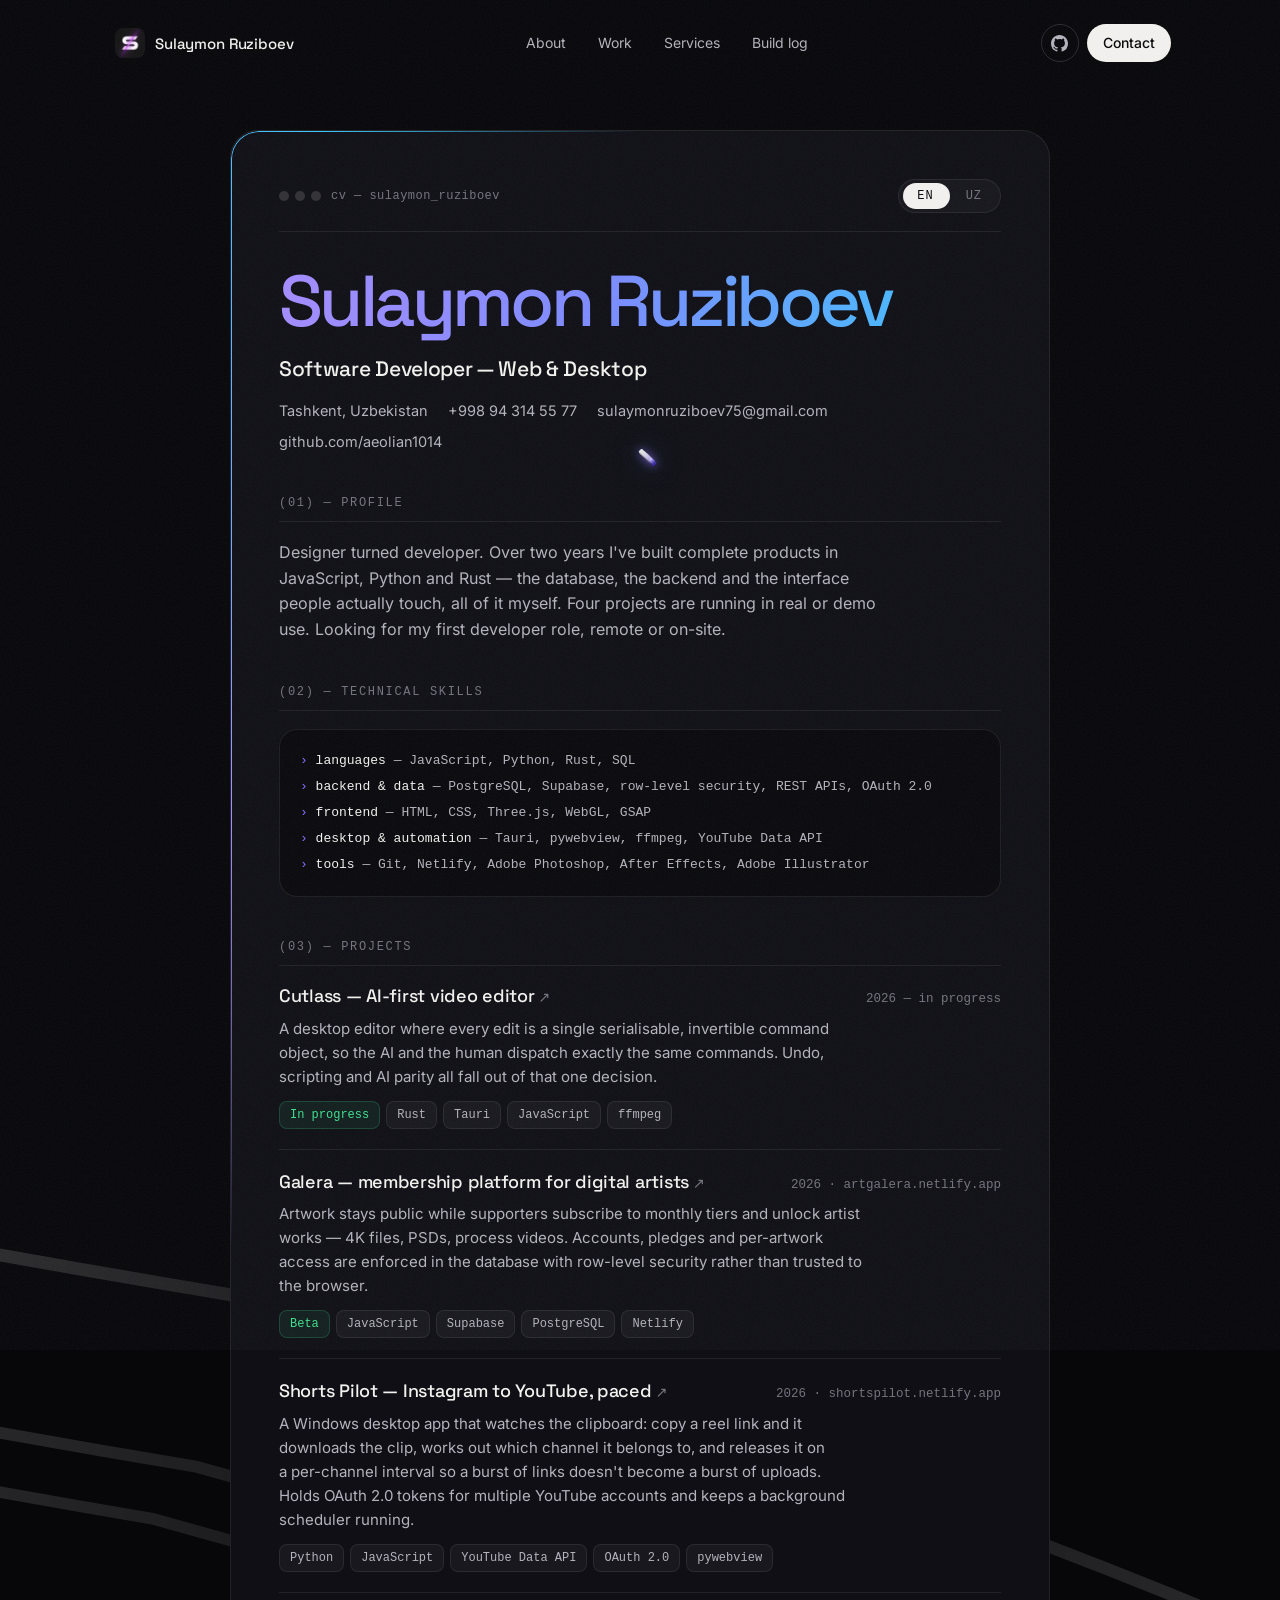
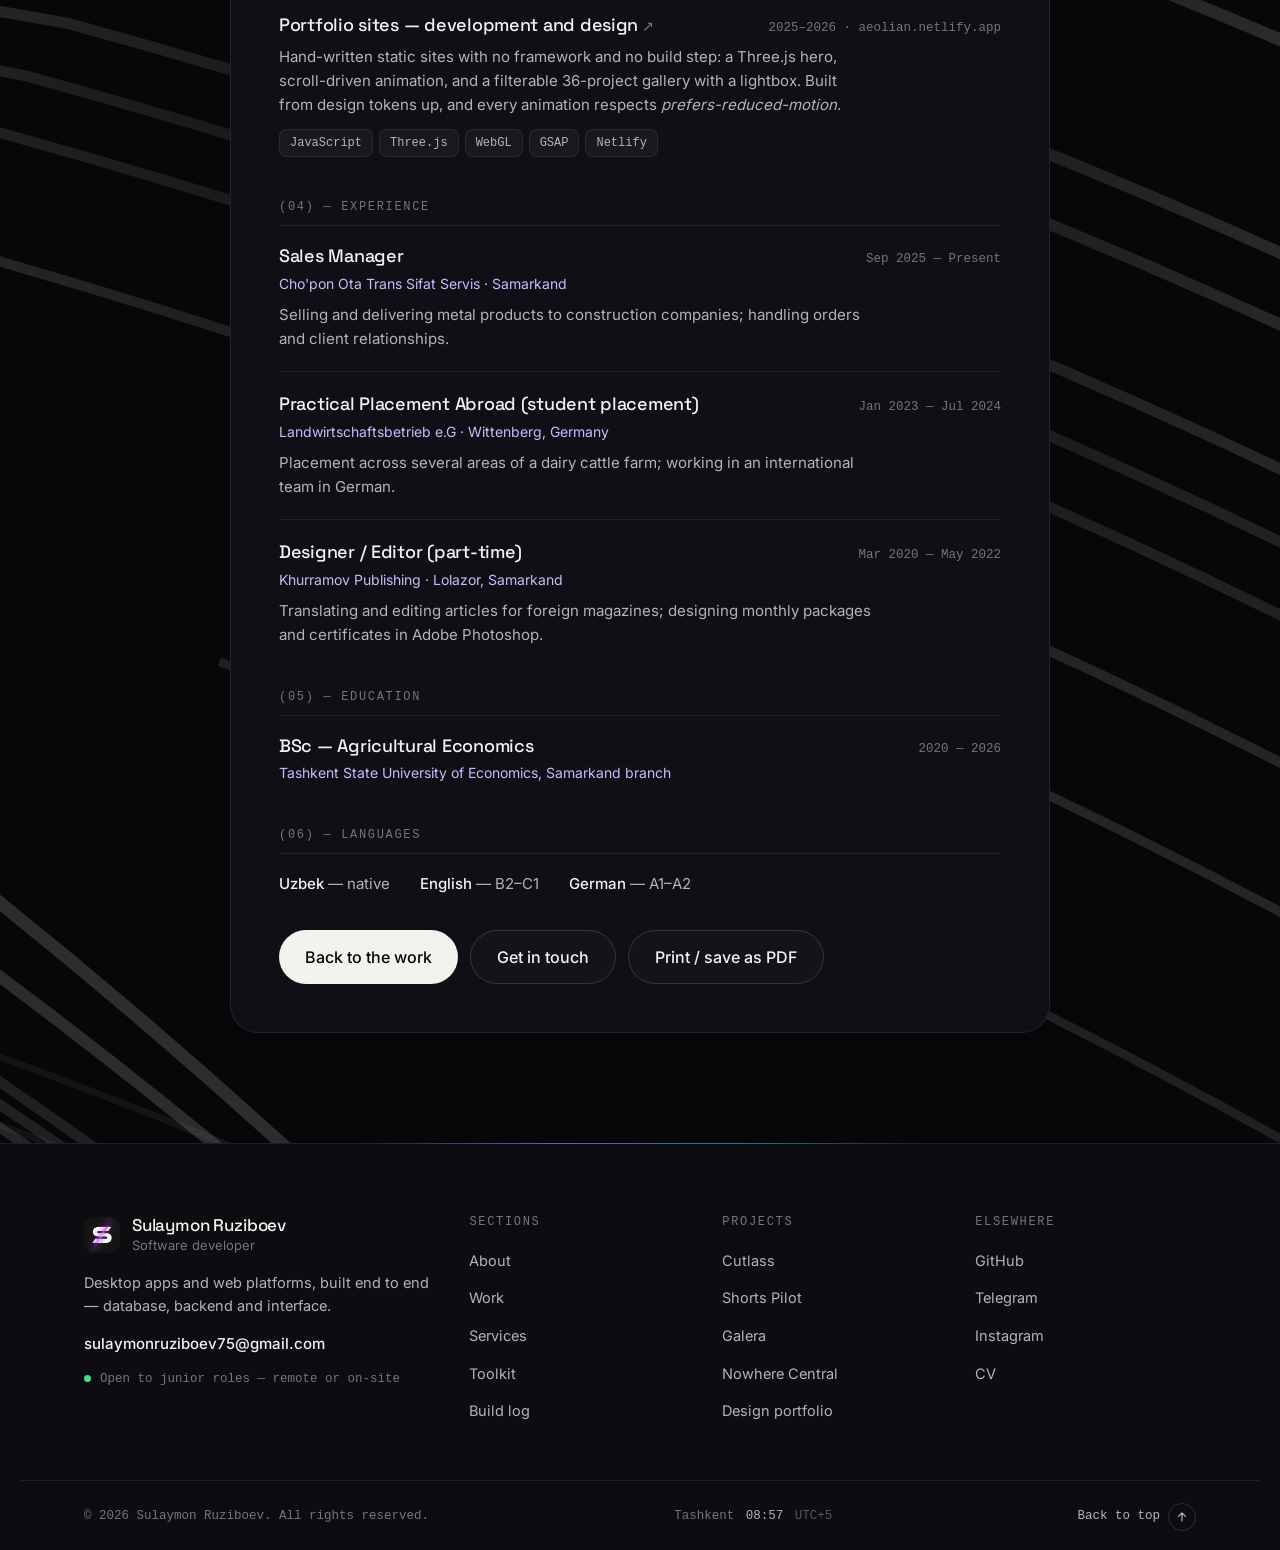
<file: cv.html>
<!doctype html>
<html lang="en" class="no-js">
<head>
<meta charset="utf-8" />
<script>document.documentElement.classList.remove('no-js');</script>
<meta name="viewport" content="width=device-width, initial-scale=1, viewport-fit=cover" />
<title>CV — Sulaymon Ruziboev</title>
<meta name="description" content="Sulaymon Ruziboev — software developer in Tashkent, Uzbekistan. Projects, skills, experience and education." />
<meta name="theme-color" content="#07070a" />
<link rel="icon" type="image/webp" href="assets/favicon.webp" />

<link rel="preload" href="assets/fonts/space-grotesk-latin.woff2" as="font" type="font/woff2" crossorigin />
<link rel="preload" href="assets/fonts/inter-latin.woff2" as="font" type="font/woff2" crossorigin />
<link rel="stylesheet" href="css/home.css" />

<style>
  /* page-specific — everything else comes from css/home.css */
  .cv{ position:relative; isolation:isolate; overflow:clip; display:flex; justify-content:center; padding:130px var(--pad) 110px; }
  .cv .paths{ opacity:.45; }
  .cv__panel{ position:relative; width:min(820px, 100%); padding:clamp(24px, 4vw, 48px); border-radius:var(--r-lg); }

  /* ── window bar + language switch ────────────────────────── */
  .cv__bar{ display:flex; align-items:center; gap:10px; flex-wrap:wrap; margin-bottom:34px; padding-bottom:18px; border-bottom:1px solid var(--line); }
  .cv__lang{ position:relative; margin-left:auto; display:flex; gap:2px; padding:3px; border-radius:var(--r-pill); background:rgba(255,255,255,.03); border:1px solid var(--line); }
  .cv__lang button{
    position:relative; z-index:1; border:0; background:none; cursor:pointer; padding:7px 15px; border-radius:var(--r-pill);
    font:500 12px/1 var(--font-mono); letter-spacing:.08em; color:var(--muted); transition:color .3s;
  }
  .cv__lang button:hover{ color:var(--ink-soft); }
  .cv__lang button[aria-pressed="true"]{ color:var(--bg); }
  .cv__lang .tabs__pill{ position:absolute; z-index:0; top:3px; bottom:3px; left:0; width:0; border-radius:var(--r-pill); background:var(--ink); }

  /* ── identity ────────────────────────────────────────────── */
  .cv__name{
    font:500 clamp(40px, 7vw, 72px)/.98 var(--font-display); letter-spacing:-.05em; margin-bottom:.2em;
    background:var(--grad); -webkit-background-clip:text; background-clip:text; color:transparent; padding-bottom:.06em;
  }
  .cv__role{ font:500 clamp(17px, 2vw, 21px)/1.3 var(--font-display); letter-spacing:-.015em; margin-bottom:16px; }
  .cv__contact{ display:flex; flex-wrap:wrap; gap:8px 20px; font-size:14.5px; color:var(--ink-soft); }
  .cv__contact a{ color:var(--ink-soft); background:linear-gradient(currentColor, currentColor) 0 100% / 0 1px no-repeat; transition:color .25s, background-size .4s var(--ease-out); }
  .cv__contact a:hover{ color:var(--ink); background-size:100% 1px; }

  /* ── sections ────────────────────────────────────────────── */
  .cv__sec{ margin-top:44px; }
  .cv__label{
    font:500 12px/1 var(--font-mono); letter-spacing:.14em; text-transform:uppercase; color:var(--muted);
    padding-bottom:12px; margin-bottom:18px; border-bottom:1px solid var(--line);
  }
  .cv__intro{ color:var(--ink-soft); max-width:62ch; font-size:16px; }

  .cv__log{ padding:18px 20px; border-radius:var(--r); background:rgba(0,0,0,.35); border:1px solid var(--line); font:400 13px/2 var(--font-mono); color:var(--ink-soft); }
  .cv__log span{ display:block; }
  .cv__log span::before{ content:"› "; color:var(--accent); }
  .cv__log b{ color:var(--ink); font-weight:500; }

  .cv__item{ padding:20px 0; border-bottom:1px solid var(--line); }
  .cv__item:first-of-type{ padding-top:0; }
  .cv__item:last-child{ border-bottom:0; padding-bottom:0; }
  .cv__row{ display:flex; justify-content:space-between; align-items:baseline; gap:8px 16px; flex-wrap:wrap; }
  .cv__item h3{ font:500 18px/1.3 var(--font-display); letter-spacing:-.015em; }
  .cv__item h3 a{ background:linear-gradient(currentColor, currentColor) 0 100% / 0 1px no-repeat; transition:color .25s, background-size .4s var(--ease-out); }
  .cv__item h3 a::after{ content:" ↗"; font-size:.8em; color:var(--muted); }
  .cv__item h3 a:hover{ background-size:100% 1px; }
  .cv__date{ font:500 12.5px/1.4 var(--font-mono); color:var(--muted); white-space:nowrap; }
  .cv__date a:hover{ color:var(--ink); }
  .cv__org{ font-size:14px; color:#c9bbff; margin-top:4px; }
  .cv__desc{ font-size:15px; color:var(--ink-soft); margin-top:8px; max-width:66ch; }
  .cv__desc + .cv__desc{ margin-top:6px; }

  .cv__tags{ display:flex; flex-wrap:wrap; gap:6px; margin-top:12px; }
  .cv__tags li{ font:500 12px/1 var(--font-mono); padding:7px 10px; border-radius:8px; color:var(--ink-soft); background:rgba(255,255,255,.04); border:1px solid var(--line); }
  .cv__tags li.is-live{ color:#3ee08f; background:rgba(62,224,143,.08); border-color:rgba(62,224,143,.2); }

  .cv__pair{ display:flex; flex-wrap:wrap; gap:10px 30px; font-size:15px; color:var(--ink-soft); }
  .cv__pair b{ color:var(--ink); font-weight:500; }

  /* ── language switching ──────────────────────────────────── */
  [data-lang="uz"]{ display:none; }
  body.is-uz [data-lang="uz"]{ display:block; }
  body.is-uz [data-lang="en"]{ display:none; }
  /* inline spans (role, contact line, button labels) must not become blocks */
  body.is-uz span[data-lang="uz"]{ display:inline; }

  /* ── print: white paper, dark ink, no decoration ─────────── */
  @media print{
    @page{ size:A4; margin:14mm 15mm; }
    :root{ --ink:#111; --ink-soft:#333; --muted:#666; --line:#ccc; }
    body{ background:#fff !important; color:#111; }
    .grain, .progress, .nav, .mobile-menu, .foot, .paths, .page-hero__glow, .beam, .cv__bar, .actions,
    .cc-layer, .cc-cursor, .skip{ display:none !important; }
    .cv{ padding:0; }
    .cv__panel{ width:100%; padding:0; border:0 !important; background:none !important; }
    .cv__panel::before, .cv__panel::after{ display:none !important; }
    .cv__name{ -webkit-text-fill-color:#111; color:#111; background:none; font-size:26pt; }
    .cv__org{ color:#333; }
    .cv__log{ background:none; border-color:#ccc; color:#333; }
    .cv__log b{ color:#111; }
    .cv__tags li, .cv__tags li.is-live{ background:none; border-color:#ccc; color:#333; }
    .cv__item{ break-inside:avoid; }
    .cv__sec{ break-inside:avoid-page; }
  }
</style>
</head>
<body>

<div class="progress" aria-hidden="true"><span id="progress"></span></div>
<div class="grain" aria-hidden="true"></div>

<!-- ── navigation ─────────────────────────────────────────────── -->
<header class="nav" id="nav">
  <a class="nav__logo" href="/" aria-label="Home">
    <img src="assets/logo.webp" alt="" width="30" height="30" decoding="async" />
    <span>Sulaymon Ruziboev</span>
  </a>

  <nav class="nav__links" id="nav-links" aria-label="Primary">
    <span class="nav__pill" id="nav-pill" aria-hidden="true"></span>
    <a href="/#about">About</a>
    <a href="/#work">Work</a>
    <a href="/#capabilities">Services</a>
    <a href="/#experience">Build log</a>
  </nav>

  <div class="nav__actions">
    <a class="icon-btn" href="https://github.com/aeolian1014" target="_blank" rel="noopener" aria-label="GitHub profile">
      <svg viewBox="0 0 16 16" aria-hidden="true"><use href="#i-github" /></svg>
    </a>
    <a class="btn btn--light btn--sm" href="/#contact">Contact</a>
    <button class="nav__burger" id="burger" aria-label="Open menu" aria-expanded="false" aria-controls="mobile-menu">
      <span></span><span></span>
    </button>
  </div>
</header>

<div class="mobile-menu" id="mobile-menu" aria-hidden="true">
  <a href="/">Home</a>
  <a href="/#about">About</a>
  <a href="/#work">Work</a>
  <a href="/#capabilities">Services</a>
  <a href="/#experience">Build log</a>
  <a href="/#contact">Contact</a>
</div>

<main class="cv" id="top">
  <div class="paths" data-paths aria-hidden="true"></div>
  <div class="page-hero__glow" aria-hidden="true"></div>

  <article class="spot cv__panel" data-beam>

    <!-- ── window bar ─────────────────────────────────────── -->
    <div class="cv__bar">
      <span class="shot__dots" aria-hidden="true"><i></i><i></i><i></i></span>
      <span class="shot__name" aria-hidden="true">cv — sulaymon_ruziboev</span>
      <div class="cv__lang" role="group" aria-label="Language / Til">
        <button type="button" id="lang-en" aria-pressed="true">EN</button>
        <button type="button" id="lang-uz" aria-pressed="false">UZ</button>
      </div>
    </div>

    <!-- ── identity (language-independent) ────────────────── -->
    <h1 class="cv__name">Sulaymon Ruziboev</h1>
    <p class="cv__role">
      <span data-lang="en">Software Developer — Web &amp; Desktop</span>
      <span data-lang="uz">Dasturchi — Web va Desktop dasturlar</span>
    </p>
    <div class="cv__contact">
      <span data-lang="en">Tashkent, Uzbekistan</span>
      <span data-lang="uz">Toshkent, O'zbekiston</span>
      <a href="tel:+998943145577">+998 94 314 55 77</a>
      <a href="mailto:sulaymonruziboev75@gmail.com">sulaymonruziboev75@gmail.com</a>
      <a href="https://github.com/aeolian1014" target="_blank" rel="noopener">github.com/aeolian1014</a>
    </div>

    <!-- ══ ENGLISH ════════════════════════════════════════════ -->
    <div data-lang="en" lang="en">

      <section class="cv__sec">
        <p class="cv__label">(01) — Profile</p>
        <p class="cv__intro">
          Designer turned developer. Over two years I've built complete products in
          JavaScript, Python and Rust — the database, the backend and the interface
          people actually touch, all of it myself. Four projects are running in real
          or demo use. Looking for my first developer role, remote or on-site.
        </p>
      </section>

      <section class="cv__sec">
        <p class="cv__label">(02) — Technical skills</p>
        <div class="cv__log">
          <span><b>languages</b> — JavaScript, Python, Rust, SQL</span>
          <span><b>backend &amp; data</b> — PostgreSQL, Supabase, row-level security, REST APIs, OAuth 2.0</span>
          <span><b>frontend</b> — HTML, CSS, Three.js, WebGL, GSAP</span>
          <span><b>desktop &amp; automation</b> — Tauri, pywebview, ffmpeg, YouTube Data API</span>
          <span><b>tools</b> — Git, Netlify, Adobe Photoshop, After Effects, Adobe Illustrator</span>
        </div>
      </section>

      <section class="cv__sec">
        <p class="cv__label">(03) — Projects</p>

        <div class="cv__item">
          <div class="cv__row">
            <h3><a href="cutlass.html">Cutlass — AI-first video editor</a></h3>
            <span class="cv__date">2026 — in progress</span>
          </div>
          <p class="cv__desc">
            A desktop editor where every edit is a single serialisable, invertible
            command object, so the AI and the human dispatch exactly the same commands.
            Undo, scripting and AI parity all fall out of that one decision.
          </p>
          <ul class="cv__tags"><li class="is-live">In progress</li><li>Rust</li><li>Tauri</li><li>JavaScript</li><li>ffmpeg</li></ul>
        </div>

        <div class="cv__item">
          <div class="cv__row">
            <h3><a href="https://artgalera.netlify.app/" target="_blank" rel="noopener">Galera — membership platform for digital artists</a></h3>
            <span class="cv__date">2026 · <a href="https://artgalera.netlify.app/" target="_blank" rel="noopener">artgalera.netlify.app</a></span>
          </div>
          <p class="cv__desc">
            Artwork stays public while supporters subscribe to monthly tiers and unlock
            artist works — 4K files, PSDs, process videos. Accounts, pledges and
            per-artwork access are enforced in the database with row-level security
            rather than trusted to the browser.
          </p>
          <ul class="cv__tags"><li class="is-live">Beta</li><li>JavaScript</li><li>Supabase</li><li>PostgreSQL</li><li>Netlify</li></ul>
        </div>

        <div class="cv__item">
          <div class="cv__row">
            <h3><a href="https://shortspilot.netlify.app/" target="_blank" rel="noopener">Shorts Pilot — Instagram to YouTube, paced</a></h3>
            <span class="cv__date">2026 · <a href="https://shortspilot.netlify.app/" target="_blank" rel="noopener">shortspilot.netlify.app</a></span>
          </div>
          <p class="cv__desc">
            A Windows desktop app that watches the clipboard: copy a reel link and it
            downloads the clip, works out which channel it belongs to, and releases it
            on a per-channel interval so a burst of links doesn't become a burst of
            uploads. Holds OAuth 2.0 tokens for multiple YouTube accounts and keeps a
            background scheduler running.
          </p>
          <ul class="cv__tags"><li>Python</li><li>JavaScript</li><li>YouTube Data API</li><li>OAuth 2.0</li><li>pywebview</li></ul>
        </div>

        <div class="cv__item">
          <div class="cv__row">
            <h3><a href="https://aeolian.netlify.app/" target="_blank" rel="noopener">Portfolio sites — development and design</a></h3>
            <span class="cv__date">2025–2026 · <a href="https://aeolian.netlify.app/" target="_blank" rel="noopener">aeolian.netlify.app</a></span>
          </div>
          <p class="cv__desc">
            Hand-written static sites with no framework and no build step: a Three.js
            hero, scroll-driven animation, and a filterable 36-project gallery with a
            lightbox. Built from design tokens up, and every animation respects
            <i>prefers-reduced-motion</i>.
          </p>
          <ul class="cv__tags"><li>JavaScript</li><li>Three.js</li><li>WebGL</li><li>GSAP</li><li>Netlify</li></ul>
        </div>
      </section>

      <section class="cv__sec">
        <p class="cv__label">(04) — Experience</p>

        <div class="cv__item">
          <div class="cv__row">
            <h3>Sales Manager</h3>
            <span class="cv__date">Sep 2025 — Present</span>
          </div>
          <p class="cv__org">Cho'pon Ota Trans Sifat Servis · Samarkand</p>
          <p class="cv__desc">
            Selling and delivering metal products to construction companies; handling
            orders and client relationships.
          </p>
        </div>

        <div class="cv__item">
          <div class="cv__row">
            <h3>Practical Placement Abroad (student placement)</h3>
            <span class="cv__date">Jan 2023 — Jul 2024</span>
          </div>
          <p class="cv__org">Landwirtschaftsbetrieb e.G · Wittenberg, Germany</p>
          <p class="cv__desc">
            Placement across several areas of a dairy cattle farm; working in an
            international team in German.
          </p>
        </div>

        <div class="cv__item">
          <div class="cv__row">
            <h3>Designer / Editor (part-time)</h3>
            <span class="cv__date">Mar 2020 — May 2022</span>
          </div>
          <p class="cv__org">Khurramov Publishing · Lolazor, Samarkand</p>
          <p class="cv__desc">
            Translating and editing articles for foreign magazines; designing monthly
            packages and certificates in Adobe Photoshop.
          </p>
        </div>
      </section>

      <section class="cv__sec">
        <p class="cv__label">(05) — Education</p>
        <div class="cv__item">
          <div class="cv__row">
            <h3>BSc — Agricultural Economics</h3>
            <span class="cv__date">2020 — 2026</span>
          </div>
          <p class="cv__org">Tashkent State University of Economics, Samarkand branch</p>
        </div>
      </section>

      <section class="cv__sec">
        <p class="cv__label">(06) — Languages</p>
        <div class="cv__pair">
          <span><b>Uzbek</b> — native</span>
          <span><b>English</b> — B2–C1</span>
          <span><b>German</b> — A1–A2</span>
        </div>
      </section>
    </div>

    <!-- ══ O'ZBEKCHA ══════════════════════════════════════════ -->
    <div data-lang="uz" lang="uz">

      <section class="cv__sec">
        <p class="cv__label">(01) — Qisqacha</p>
        <p class="cv__intro">
          Dizayndan dasturlashga o'tgan dasturchi. Ikki yildan ortiq vaqt ichida
          JavaScript, Python va Rust'da to'liq mahsulotlar qurdim — ma'lumotlar bazasi,
          backend va foydalanuvchi ishlatadigan interfeys, hammasini o'zim. To'rtta
          loyiha real yoki demo holatida ishlab turibdi. Birinchi dasturchilik ish
          o'rnini qidiryapman — masofadan yoki ofisda.
        </p>
      </section>

      <section class="cv__sec">
        <p class="cv__label">(02) — Texnik ko'nikmalar</p>
        <div class="cv__log">
          <span><b>dasturlash tillari</b> — JavaScript, Python, Rust, SQL</span>
          <span><b>backend va ma'lumotlar</b> — PostgreSQL, Supabase, row-level security, REST API, OAuth 2.0</span>
          <span><b>frontend</b> — HTML, CSS, Three.js, WebGL, GSAP</span>
          <span><b>desktop va avtomatlashtirish</b> — Tauri, pywebview, ffmpeg, YouTube Data API</span>
          <span><b>vositalar</b> — Git, Netlify, Adobe Photoshop, After Effects</span>
        </div>
      </section>

      <section class="cv__sec">
        <p class="cv__label">(03) — Loyihalar</p>

        <div class="cv__item">
          <div class="cv__row">
            <h3><a href="cutlass.html">Cutlass — AI asosidagi video muharrir</a></h3>
            <span class="cv__date">2026 — jarayonda</span>
          </div>
          <p class="cv__desc">
            Desktop video muharrir: har bir tahrir bitta seriyalanadigan va teskari
            qaytariladigan buyruq obyekti sifatida saqlanadi, shu sabab AI va
            foydalanuvchi aynan bir xil buyruqlarni ishlatadi. Undo, skript orqali
            boshqarish va AI qo'llab-quvvatlashi — hammasi shu bitta qarordan kelib
            chiqadi.
          </p>
          <ul class="cv__tags"><li class="is-live">Jarayonda</li><li>Rust</li><li>Tauri</li><li>JavaScript</li><li>ffmpeg</li></ul>
        </div>

        <div class="cv__item">
          <div class="cv__row">
            <h3><a href="https://artgalera.netlify.app/" target="_blank" rel="noopener">Galera — rassomlar uchun obuna platformasi</a></h3>
            <span class="cv__date">2026 · <a href="https://artgalera.netlify.app/" target="_blank" rel="noopener">artgalera.netlify.app</a></span>
          </div>
          <p class="cv__desc">
            Asarlar ochiq qoladi, obunachilar esa oylik tariflarga yozilib yopiq
            materiallarni ochadi — 4K fayllar, PSD'lar, jarayon videolari. Akkauntlar,
            obunalar va har bir asarga kirish huquqi brauzerga ishonmasdan, ma'lumotlar
            bazasida row-level security orqali nazorat qilinadi.
          </p>
          <ul class="cv__tags"><li class="is-live">Beta</li><li>JavaScript</li><li>Supabase</li><li>PostgreSQL</li><li>Netlify</li></ul>
        </div>

        <div class="cv__item">
          <div class="cv__row">
            <h3><a href="https://shortspilot.netlify.app/" target="_blank" rel="noopener">Shorts Pilot — Instagram'dan YouTube'ga</a></h3>
            <span class="cv__date">2026 · <a href="https://shortspilot.netlify.app/" target="_blank" rel="noopener">shortspilot.netlify.app</a></span>
          </div>
          <p class="cv__desc">
            Windows desktop dasturi clipboard'ni kuzatadi: havola nusxa olinganda
            videoni yuklab oladi, qaysi kanalga tegishli ekanini aniqlaydi va har bir
            kanal uchun belgilangan oraliqda chiqaradi — shunda ko'p havola birdaniga
            yuklanib ketmaydi. Bir nechta YouTube akkaunti uchun OAuth 2.0 tokenlarini
            saqlaydi va fon rejimida rejalashtiruvchi doimiy ishlab turadi.
          </p>
          <ul class="cv__tags"><li>Python</li><li>JavaScript</li><li>YouTube Data API</li><li>OAuth 2.0</li><li>pywebview</li></ul>
        </div>

        <div class="cv__item">
          <div class="cv__row">
            <h3><a href="https://aeolian.netlify.app/" target="_blank" rel="noopener">Portfolio saytlari — dasturlash va dizayn</a></h3>
            <span class="cv__date">2025–2026 · <a href="https://aeolian.netlify.app/" target="_blank" rel="noopener">aeolian.netlify.app</a></span>
          </div>
          <p class="cv__desc">
            Freymvorksiz va build bosqichisiz, qo'lda yozilgan statik saytlar: Three.js
            hero sahnasi, scroll animatsiyalari va lightbox bilan filtrlanadigan 36
            loyihali galereya. Butun interfeys dizayn tokenlaridan qurilgan, har bir
            animatsiya esa <i>prefers-reduced-motion</i> sozlamasiga bo'ysunadi.
          </p>
          <ul class="cv__tags"><li>JavaScript</li><li>Three.js</li><li>WebGL</li><li>GSAP</li><li>Netlify</li></ul>
        </div>
      </section>

      <section class="cv__sec">
        <p class="cv__label">(04) — Ish tajribasi</p>

        <div class="cv__item">
          <div class="cv__row">
            <h3>Sotuv menejeri</h3>
            <span class="cv__date">Sen 2025 — hozir</span>
          </div>
          <p class="cv__org">Cho'pon Ota Trans Sifat Servis · Samarqand</p>
          <p class="cv__desc">
            Qurilish korxonalariga metall mahsulotlarini sotish va yetkazib berish;
            buyurtmalar va mijozlar bilan ishlash.
          </p>
        </div>

        <div class="cv__item">
          <div class="cv__row">
            <h3>Xorijda amaliyot (talabalik amaliyoti)</h3>
            <span class="cv__date">Yan 2023 — Iyul 2024</span>
          </div>
          <p class="cv__org">Landwirtschaftsbetrieb e.G · Wittenberg, Germaniya</p>
          <p class="cv__desc">
            Chorva mollari sutchilik fermasida turli yo'nalishlarda amaliyot; xalqaro
            jamoada nemis tilida ishlash.
          </p>
        </div>

        <div class="cv__item">
          <div class="cv__row">
            <h3>Dizayner / Tahrirlovchi (yarim stavka)</h3>
            <span class="cv__date">Mar 2020 — May 2022</span>
          </div>
          <p class="cv__org">Khurramov Publishing · Lolazor, Samarqand</p>
          <p class="cv__desc">
            Xorijiy jurnallar uchun maqolalarni tarjima qilish va tahrirlash; oylik
            paketlar va sertifikatlar uchun Adobe Photoshop'da dizaynlar tayyorlash.
          </p>
        </div>
      </section>

      <section class="cv__sec">
        <p class="cv__label">(05) — Ta'lim</p>
        <div class="cv__item">
          <div class="cv__row">
            <h3>Bakalavr — Qishloq xo'jaligi iqtisodiyoti</h3>
            <span class="cv__date">2020 — 2026</span>
          </div>
          <p class="cv__org">Toshkent Davlat Iqtisodiyot Universiteti, Samarqand filiali</p>
        </div>
      </section>

      <section class="cv__sec">
        <p class="cv__label">(06) — Tillar</p>
        <div class="cv__pair">
          <span><b>O'zbek</b> — ona tili</span>
          <span><b>Ingliz</b> — B2–C1</span>
          <span><b>Nemis</b> — A1–A2</span>
        </div>
      </section>
    </div>


    <!-- ── actions ────────────────────────────────────────── -->
    <div class="actions">
      <a class="btn btn--light btn--lg magnetic" href="/#work">
        <span data-lang="en">Back to the work</span>
        <span data-lang="uz">Ishlarga qaytish</span>
      </a>
      <a class="btn btn--ghost btn--lg magnetic" href="/#contact">
        <span data-lang="en">Get in touch</span>
        <span data-lang="uz">Bog'lanish</span>
      </a>
      <button class="btn btn--ghost btn--lg magnetic" type="button" onclick="window.print()">
        <span data-lang="en">Print / save as PDF</span>
        <span data-lang="uz">Chop etish / PDF</span>
      </button>
    </div>

  </article>
</main>

<footer class="foot">
  <div class="foot__inner">

    <div class="foot__brand">
      <a class="foot__logo" href="/" aria-label="Home">
        <img src="assets/logo.webp" alt="" width="36" height="36" loading="lazy" decoding="async" />
        <span><b>Sulaymon Ruziboev</b><i>Software developer</i></span>
      </a>
      <p>Desktop apps and web platforms, built end to end — database, backend and interface.</p>
      <a class="foot__mail" href="mailto:sulaymonruziboev75@gmail.com">sulaymonruziboev75@gmail.com</a>
      <p class="foot__status"><span class="pill__dot" aria-hidden="true"></span> Open to junior roles — remote or on-site</p>
    </div>

    <nav class="foot__col" aria-label="Sections">
      <h2>Sections</h2>
      <ul>
        <li><a href="/#about">About</a></li>
        <li><a href="/#work">Work</a></li>
        <li><a href="/#capabilities">Services</a></li>
        <li><a href="/#toolkit">Toolkit</a></li>
        <li><a href="/#experience">Build log</a></li>
      </ul>
    </nav>

    <nav class="foot__col" aria-label="Projects">
      <h2>Projects</h2>
      <ul>
        <li><a href="cutlass.html">Cutlass</a></li>
        <li><a href="https://shortspilot.netlify.app/" target="_blank" rel="noopener">Shorts Pilot</a></li>
        <li><a href="https://artgalera.netlify.app/" target="_blank" rel="noopener">Galera</a></li>
        <li><a href="https://nowherecentral.netlify.app/" target="_blank" rel="noopener">Nowhere Central</a></li>
        <li><a href="https://aeolian.netlify.app/" target="_blank" rel="noopener">Design portfolio</a></li>
      </ul>
    </nav>

    <nav class="foot__col" aria-label="Elsewhere">
      <h2>Elsewhere</h2>
      <ul>
        <li><a href="https://github.com/aeolian1014" target="_blank" rel="noopener">GitHub</a></li>
        <li><a href="https://t.me/evedere" target="_blank" rel="noopener">Telegram</a></li>
        <li><a href="https://instagram.com/aeolian.arts" target="_blank" rel="noopener">Instagram</a></li>
        <li><a href="cv.html" aria-current="page">CV</a></li>
      </ul>
    </nav>

  </div>

  <div class="foot__bar">
    <span>© 2026 Sulaymon Ruziboev. All rights reserved.</span>
    <span class="foot__time">Tashkent <time id="local-time">--:--</time> <i>UTC+5</i></span>
    <a class="foot__top" href="#top">Back to top
      <svg viewBox="0 0 24 24" aria-hidden="true"><path d="M12 19V5M6 11l6-6 6 6" /></svg>
    </a>
  </div>
</footer>

<svg width="0" height="0" style="position:absolute" aria-hidden="true">
  <symbol id="i-github" viewBox="0 0 16 16"><path fill="currentColor" d="M8 0C3.58 0 0 3.58 0 8a8 8 0 0 0 5.47 7.59c.4.07.55-.17.55-.38 0-.19-.01-.82-.01-1.49-2.01.37-2.53-.49-2.69-.94-.09-.23-.48-.94-.82-1.13-.28-.15-.68-.52-.01-.53.63-.01 1.08.58 1.23.82.72 1.21 1.87.87 2.33.66.07-.52.28-.87.51-1.07-1.78-.2-3.64-.89-3.64-3.95 0-.87.31-1.59.82-2.15-.08-.2-.36-1.02.08-2.12 0 0 .67-.21 2.2.82a7.4 7.4 0 0 1 2-.27c.68 0 1.36.09 2 .27 1.53-1.04 2.2-.82 2.2-.82.44 1.1.16 1.92.08 2.12.51.56.82 1.27.82 2.15 0 3.07-1.87 3.75-3.65 3.95.29.25.54.73.54 1.48 0 1.07-.01 1.93-.01 2.2 0 .21.15.46.55.38A8.01 8.01 0 0 0 16 8c0-4.42-3.58-8-8-8Z"/></symbol>
</svg>

<script>
  /* Language switch. The two versions are both in the HTML; CSS shows one.
     The choice is remembered so a reload doesn't throw it away. A pill slides
     under the active button (placed once fonts have laid the buttons out). */
  (function () {
    var KEY = 'cv-lang';
    var en  = document.getElementById('lang-en');
    var uz  = document.getElementById('lang-uz');
    if (!en || !uz) return;

    var host = en.parentNode;
    var pill = document.createElement('span');
    pill.className = 'tabs__pill';
    host.insertBefore(pill, en);
    var first = true;
    function place(btn) {
      var hr = host.getBoundingClientRect(), r = btn.getBoundingClientRect();
      var to = { x: r.left - hr.left, width: r.width };
      var M = window.Motion;
      var calm = matchMedia('(prefers-reduced-motion: reduce)').matches;
      if (M) M.animate(pill, to, (first || calm) ? { duration: 0 } : { type: 'spring', stiffness: 380, damping: 32 });
      else { pill.style.transform = 'translateX(' + to.x + 'px)'; pill.style.width = to.width + 'px'; }
      first = false;
    }

    var current = 'en';
    function apply(lang, remember) {
      var isUz = lang === 'uz';
      current = lang;
      document.body.classList.toggle('is-uz', isUz);
      document.documentElement.lang = isUz ? 'uz' : 'en';
      en.setAttribute('aria-pressed', String(!isUz));
      uz.setAttribute('aria-pressed', String(isUz));
      place(isUz ? uz : en);
      if (remember) { try { localStorage.setItem(KEY, lang); } catch (e) {} }
    }

    var saved;
    try { saved = localStorage.getItem(KEY); } catch (e) {}
    /* No stored choice: follow the browser, but only for Uzbek — English is the default. */
    if (!saved && (navigator.language || '').toLowerCase().indexOf('uz') === 0) saved = 'uz';

    function boot() { apply(saved || 'en', false); }
    if (document.fonts && document.fonts.ready) document.fonts.ready.then(boot); else boot();
    addEventListener('resize', function () { place(current === 'uz' ? uz : en); });

    en.addEventListener('click', function () { apply('en', true); });
    uz.addEventListener('click', function () { apply('uz', true); });
  })();
</script>
<script src="js/vendor/motion.js"></script>
<script src="js/home.js"></script>
<script type="module" src="js/cursor.js"></script>
</body>
</html>
</file>
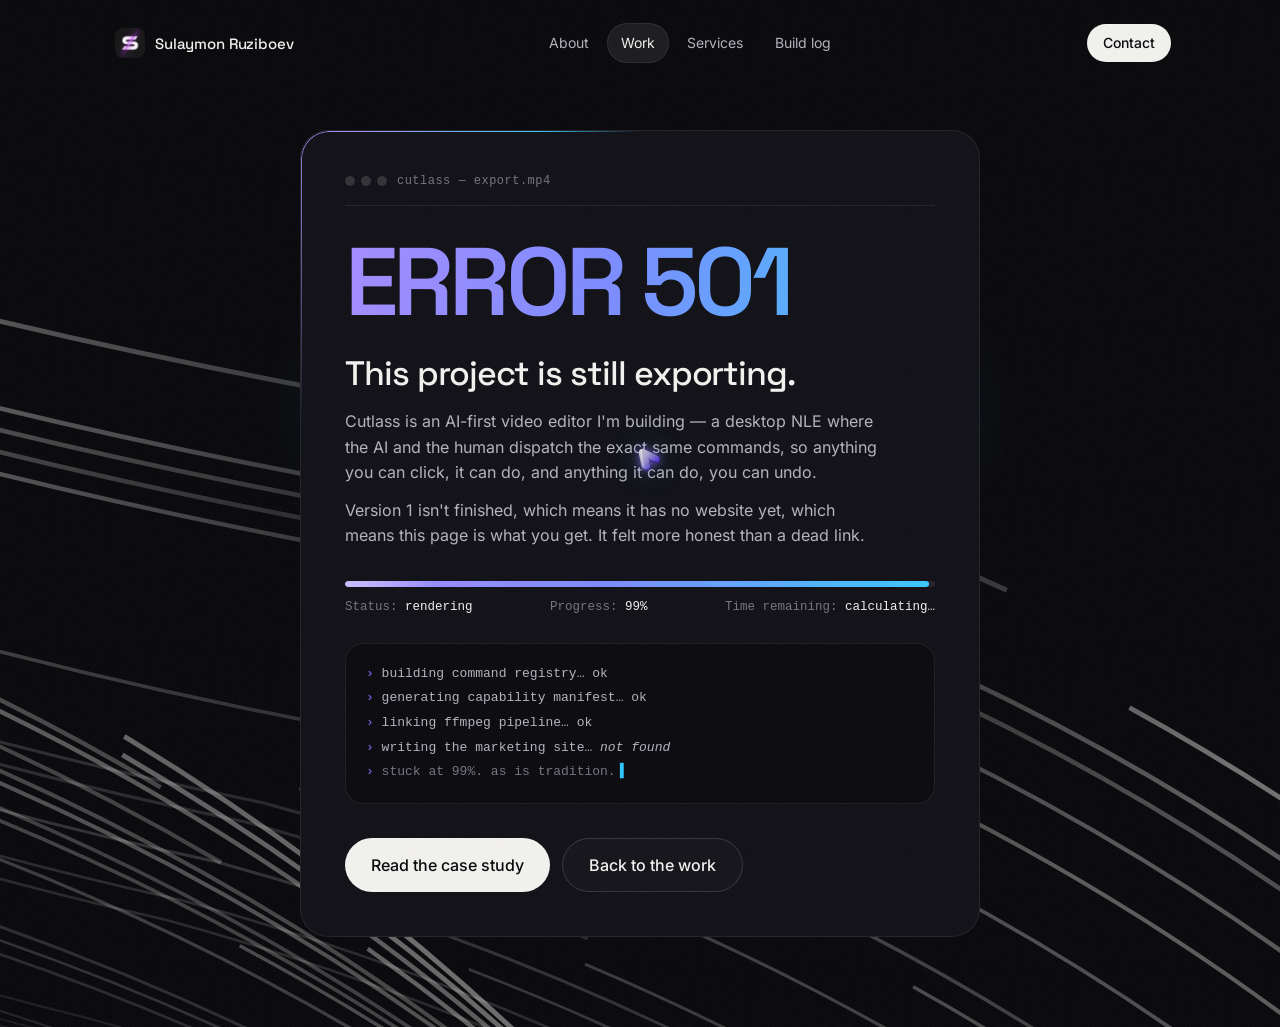
<file: soon.html>
<!doctype html>
<html lang="en" class="no-js">
<head>
<meta charset="utf-8" />
<script>document.documentElement.classList.remove('no-js');</script>
<meta name="viewport" content="width=device-width, initial-scale=1, viewport-fit=cover" />
<title>Still rendering — Cutlass</title>
<meta name="description" content="Cutlass, an AI-first video editor, is still in development. This page is not." />
<meta name="robots" content="noindex" />
<meta name="theme-color" content="#07070a" />
<link rel="icon" type="image/webp" href="assets/favicon.webp" />

<link rel="preload" href="assets/fonts/space-grotesk-latin.woff2" as="font" type="font/woff2" crossorigin />
<link rel="preload" href="assets/fonts/inter-latin.woff2" as="font" type="font/woff2" crossorigin />
<link rel="stylesheet" href="css/home.css" />

<style>
  /* page-specific — everything else comes from css/home.css */
  .render{
    position:relative; isolation:isolate; overflow:clip; min-height:100vh; min-height:100svh;
    display:flex; align-items:center; justify-content:center; padding:130px var(--pad) 90px;
  }
  .render__panel{ position:relative; width:min(680px, 100%); padding:clamp(26px, 4vw, 44px); border-radius:var(--r-lg); }
  .render__bar{ display:flex; align-items:center; gap:10px; margin-bottom:28px; padding-bottom:18px; border-bottom:1px solid var(--line); }
  .render__code{
    font:600 clamp(52px, 10vw, 96px)/1 var(--font-display); letter-spacing:-.05em; margin-bottom:.25em;
    background:var(--grad); -webkit-background-clip:text; background-clip:text; color:transparent;
  }
  .render__h1{ font:500 clamp(24px, 3.4vw, 34px)/1.15 var(--font-display); letter-spacing:-.03em; margin-bottom:16px; }
  .render__p{ color:var(--ink-soft); max-width:54ch; }
  .render__p + .render__p{ margin-top:12px; }

  .render__progress{ position:relative; margin:32px 0 12px; height:6px; border-radius:99px; background:rgba(255,255,255,.06); overflow:hidden; }
  .render__progress span{
    position:absolute; inset:0 1% 0 0; border-radius:99px; background:var(--grad);
    box-shadow:0 0 16px rgba(139,108,255,.6); animation:nudge 4.5s ease-in-out infinite;
  }
  .render__progress span::after{   /* a shine that keeps running, going nowhere */
    content:""; position:absolute; inset:0; border-radius:inherit;
    background:linear-gradient(90deg, transparent, rgba(255,255,255,.55), transparent) -40% 0 / 40% 100% no-repeat;
    animation:shine 1.8s linear infinite;
  }
  @keyframes nudge{ 0%,100%{ transform:translateX(0) } 50%{ transform:translateX(-.6%) } }
  @keyframes shine{ to{ background-position:140% 0; } }
  .render__meta{ display:flex; flex-wrap:wrap; justify-content:space-between; gap:8px; font:500 12.5px/1.4 var(--font-mono); color:var(--muted); }
  .render__meta b{ color:var(--ink); font-weight:500; }

  .render__log{
    margin-top:26px; padding:18px 20px; border-radius:var(--r); background:rgba(0,0,0,.35); border:1px solid var(--line);
    font:400 13px/1.9 var(--font-mono); color:var(--ink-soft);
  }
  .render__log span{ display:block; }
  .render__log span::before{ content:"› "; color:var(--accent); }
  .render__log span:last-child{ color:var(--muted); }
  .render__log span:last-child::after{ content:"▍"; margin-left:4px; color:var(--accent-2); animation:blink 1s steps(1) infinite; }
  @keyframes blink{ 50%{ opacity:0; } }

  @media (prefers-reduced-motion: reduce){
    .render__progress span, .render__progress span::after, .render__log span:last-child::after{ animation:none; }
  }
</style>
</head>
<body>

<div class="grain" aria-hidden="true"></div>

<!-- ── navigation ─────────────────────────────────────────────── -->
<header class="nav" id="nav">
  <a class="nav__logo" href="/" aria-label="Home">
    <img src="assets/logo.webp" alt="" width="30" height="30" decoding="async" />
    <span>Sulaymon Ruziboev</span>
  </a>

  <nav class="nav__links" id="nav-links" aria-label="Primary">
    <span class="nav__pill" id="nav-pill" aria-hidden="true"></span>
    <a href="/#about">About</a>
    <a href="/#work" class="is-active">Work</a>
    <a href="/#capabilities">Services</a>
    <a href="/#experience">Build log</a>
  </nav>

  <div class="nav__actions">
    <a class="btn btn--light btn--sm" href="/#contact">Contact</a>
    <button class="nav__burger" id="burger" aria-label="Open menu" aria-expanded="false" aria-controls="mobile-menu">
      <span></span><span></span>
    </button>
  </div>
</header>

<div class="mobile-menu" id="mobile-menu" aria-hidden="true">
  <a href="/">Home</a>
  <a href="/#about">About</a>
  <a href="/#work">Work</a>
  <a href="/#capabilities">Services</a>
  <a href="/#experience">Build log</a>
  <a href="/#contact">Contact</a>
</div>

<main class="render" id="top">
  <div class="paths" data-paths aria-hidden="true"></div>
  <div class="page-hero__glow" aria-hidden="true"></div>

  <div class="spot render__panel" data-beam>
    <div class="render__bar" aria-hidden="true">
      <span class="shot__dots"><i></i><i></i><i></i></span>
      <span class="shot__name">cutlass — export.mp4</span>
    </div>

    <p class="render__code">ERROR 501</p>
    <h1 class="render__h1">This project is still exporting.</h1>

    <p class="render__p">
      Cutlass is an AI-first video editor I'm building — a desktop NLE where the AI
      and the human dispatch the exact same commands, so anything you can click, it
      can do, and anything it can do, you can undo.
    </p>
    <p class="render__p">
      Version 1 isn't finished, which means it has no website yet, which means this
      page is what you get. It felt more honest than a dead link.
    </p>

    <div class="render__progress" aria-hidden="true"><span></span></div>
    <div class="render__meta">
      <span>Status: <b>rendering</b></span>
      <span>Progress: <b>99%</b></span>
      <span>Time remaining: <b id="eta">calculating…</b></span>
    </div>

    <div class="render__log" aria-hidden="true">
      <span>building command registry… ok</span>
      <span>generating capability manifest… ok</span>
      <span>linking ffmpeg pipeline… ok</span>
      <span>writing the marketing site… <em>not found</em></span>
      <span>stuck at 99%. as is tradition.</span>
    </div>

    <div class="actions">
      <a class="btn btn--light btn--lg magnetic" href="cutlass.html">Read the case study</a>
      <a class="btn btn--ghost btn--lg magnetic" href="/#work">Back to the work</a>
    </div>
  </div>
</main>

<script>
  /* the estimate never improves, which is the joke */
  (function () {
    var el = document.getElementById('eta');
    if (!el) return;
    var lines = ['calculating…', '2 minutes', '41 minutes', 'a moment', '3 weeks', 'calculating…'];
    var i = 0;
    if (window.matchMedia('(prefers-reduced-motion: reduce)').matches) return;
    setInterval(function () {
      i = (i + 1) % lines.length;
      el.textContent = lines[i];
    }, 2600);
  })();
</script>
<script src="js/vendor/motion.js"></script>
<script src="js/home.js"></script>
<script type="module" src="js/cursor.js"></script>
</body>
</html>
</file>
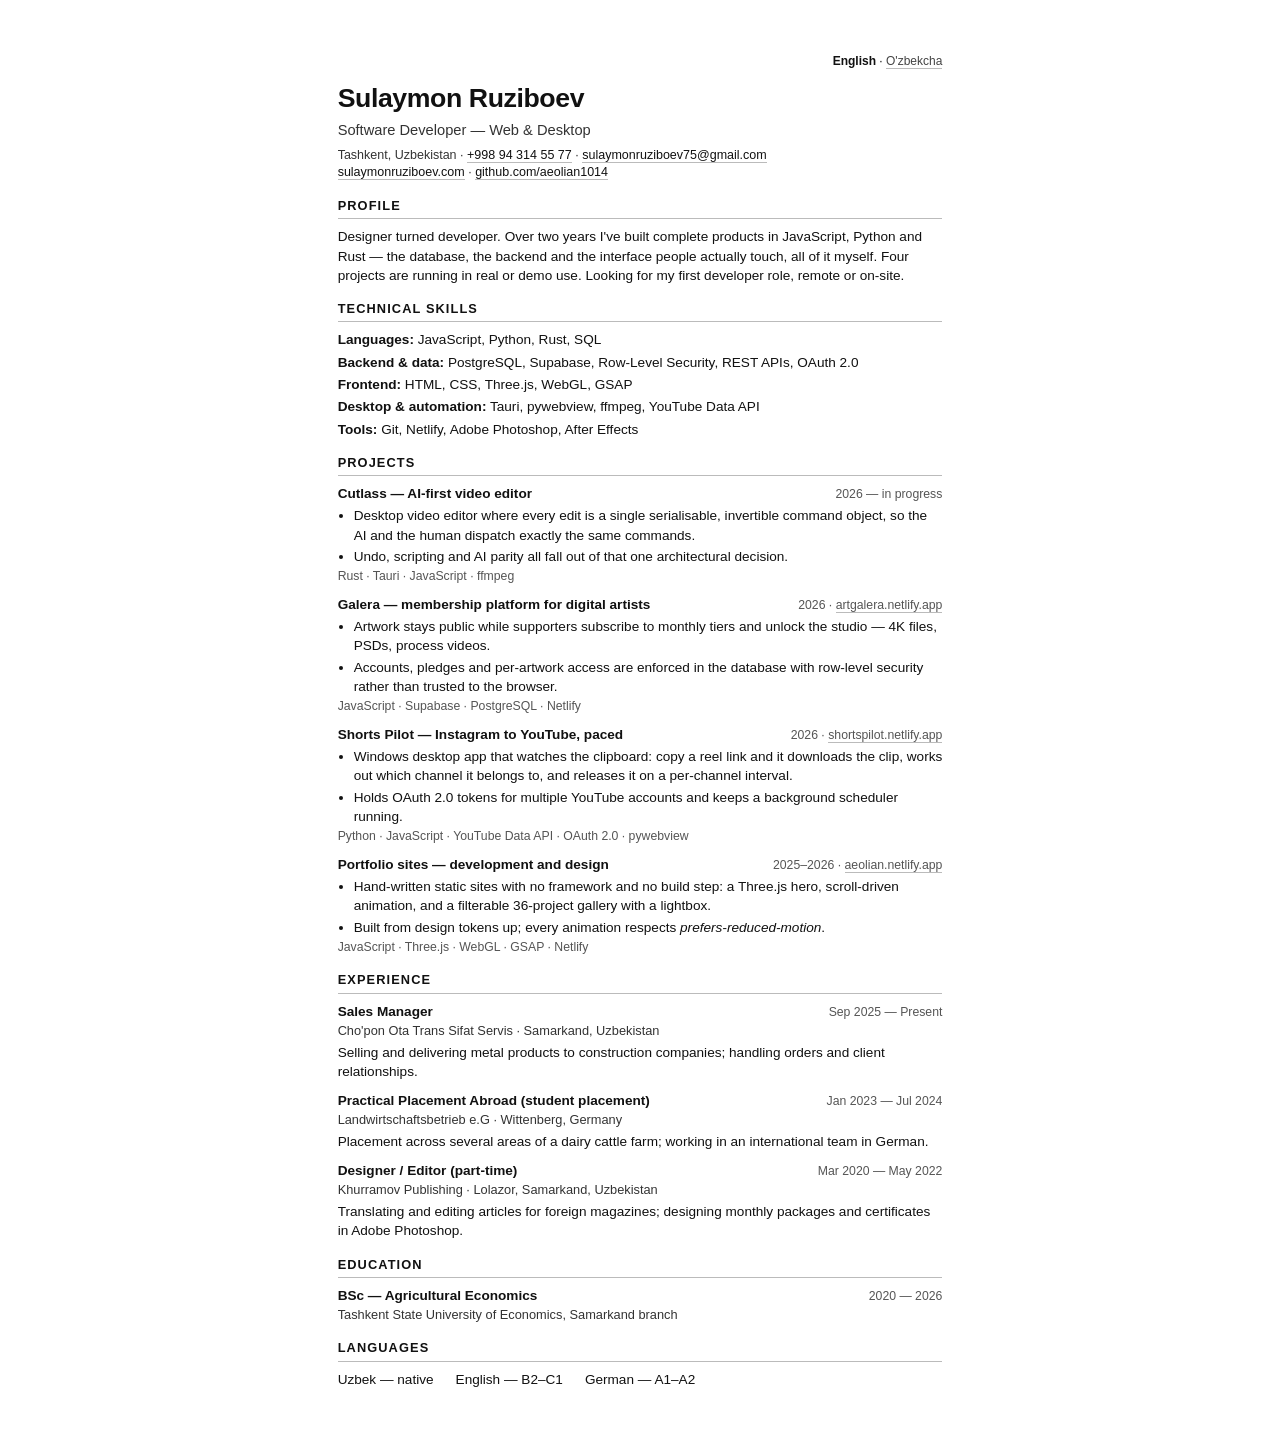
<file: cv/cv-en.html>
<!doctype html>
<html lang="en">
<head>
<meta charset="utf-8" />
<title>Sulaymon Ruziboev — CV</title>
<style>
/* ─────────────────────────────────────────────────────────────
   Plain, ATS-safe CV.
   One column, real text, no tables, no images, no icons.
   Open in a browser and press Ctrl+P → "Save as PDF"
   (A4, Margins: None, "Background graphics" unchecked).
   Links stay clickable in the exported PDF.
   ───────────────────────────────────────────────────────────── */

@page { size: A4; margin: 14mm 15mm; }

* { box-sizing: border-box; }

body {
  font-family: "Inter", "Segoe UI", Arial, sans-serif;
  font-size: 10.2pt;
  line-height: 1.42;
  color: #111;
  background: #fff;
  max-width: 190mm;
  margin: 0 auto;
  padding: 14mm 15mm;
}

/* ── language switch (screen only) ── */
.langswitch {
  text-align: right;
  font-size: 9pt;
  margin-bottom: 10px;
}
.langswitch a { color: #444; }
.langswitch b { color: #111; }

/* ── header ── */
h1 {
  font-size: 20pt;
  letter-spacing: -0.4px;
  margin: 0 0 2px;
}
.role {
  font-size: 11pt;
  color: #333;
  margin: 0 0 6px;
}
.contact {
  font-size: 9.4pt;
  color: #333;
  margin: 0 0 14px;
}

a { color: #111; text-decoration: none; border-bottom: 1px solid #bbb; }
a:hover { border-bottom-color: #111; }

/* ── sections ── */
h2 {
  font-size: 9.6pt;
  text-transform: uppercase;
  letter-spacing: 1.1px;
  border-bottom: 1px solid #bbb;
  padding-bottom: 3px;
  margin: 15px 0 8px;
}

/* ── entries ── */
.item { margin-bottom: 9px; }
.item:last-child { margin-bottom: 0; }

.line {
  display: flex;
  justify-content: space-between;
  gap: 12px;
  align-items: baseline;
}
.title { font-weight: 700; }
.date { font-size: 9.2pt; color: #555; white-space: nowrap; }
.date a { color: #555; }
.org { font-size: 9.6pt; color: #333; margin: 1px 0 3px; }
.stack { font-size: 9.2pt; color: #555; margin-top: 2px; }

ul { margin: 3px 0 0; padding-left: 16px; }
li { margin-bottom: 2px; }

p { margin: 0; }
.skills p { margin-bottom: 3px; }
.skills b { font-weight: 700; }

.inline { display: flex; gap: 22px; flex-wrap: wrap; }

@media print {
  .langswitch { display: none; }
  .item { break-inside: avoid; }
}
</style>
</head>
<body>

<p class="langswitch"><b>English</b> · <a href="cv-uz.html">O'zbekcha</a></p>

<h1>Sulaymon Ruziboev</h1>
<p class="role">Software Developer — Web &amp; Desktop</p>
<p class="contact">
  Tashkent, Uzbekistan · <a href="tel:+998943145577">+998 94 314 55 77</a> ·
  <a href="mailto:sulaymonruziboev75@gmail.com">sulaymonruziboev75@gmail.com</a><br />
  <a href="https://sulaymonruziboev.com/">sulaymonruziboev.com</a> ·
  <a href="https://github.com/aeolian1014">github.com/aeolian1014</a>
</p>

<h2>Profile</h2>
<p>
  Designer turned developer. Over two years I've built complete products in JavaScript,
  Python and Rust — the database, the backend and the interface people actually touch,
  all of it myself. Four projects are running in real or demo use. Looking for my first
  developer role, remote or on-site.
</p>

<h2>Technical Skills</h2>
<div class="skills">
  <p><b>Languages:</b> JavaScript, Python, Rust, SQL</p>
  <p><b>Backend &amp; data:</b> PostgreSQL, Supabase, Row-Level Security, REST APIs, OAuth 2.0</p>
  <p><b>Frontend:</b> HTML, CSS, Three.js, WebGL, GSAP</p>
  <p><b>Desktop &amp; automation:</b> Tauri, pywebview, ffmpeg, YouTube Data API</p>
  <p><b>Tools:</b> Git, Netlify, Adobe Photoshop, After Effects</p>
</div>

<h2>Projects</h2>

<div class="item">
  <div class="line">
    <span class="title">Cutlass — AI-first video editor</span>
    <span class="date">2026 — in progress</span>
  </div>
  <ul>
    <li>Desktop video editor where every edit is a single serialisable, invertible command object, so the AI and the human dispatch exactly the same commands.</li>
    <li>Undo, scripting and AI parity all fall out of that one architectural decision.</li>
  </ul>
  <p class="stack">Rust · Tauri · JavaScript · ffmpeg</p>
</div>

<div class="item">
  <div class="line">
    <span class="title">Galera — membership platform for digital artists</span>
    <span class="date">2026 · <a href="https://artgalera.netlify.app/">artgalera.netlify.app</a></span>
  </div>
  <ul>
    <li>Artwork stays public while supporters subscribe to monthly tiers and unlock the studio — 4K files, PSDs, process videos.</li>
    <li>Accounts, pledges and per-artwork access are enforced in the database with row-level security rather than trusted to the browser.</li>
  </ul>
  <p class="stack">JavaScript · Supabase · PostgreSQL · Netlify</p>
</div>

<div class="item">
  <div class="line">
    <span class="title">Shorts Pilot — Instagram to YouTube, paced</span>
    <span class="date">2026 · <a href="https://shortspilot.netlify.app/">shortspilot.netlify.app</a></span>
  </div>
  <ul>
    <li>Windows desktop app that watches the clipboard: copy a reel link and it downloads the clip, works out which channel it belongs to, and releases it on a per-channel interval.</li>
    <li>Holds OAuth 2.0 tokens for multiple YouTube accounts and keeps a background scheduler running.</li>
  </ul>
  <p class="stack">Python · JavaScript · YouTube Data API · OAuth 2.0 · pywebview</p>
</div>

<div class="item">
  <div class="line">
    <span class="title">Portfolio sites — development and design</span>
    <span class="date">2025–2026 · <a href="https://aeolian.netlify.app/">aeolian.netlify.app</a></span>
  </div>
  <ul>
    <li>Hand-written static sites with no framework and no build step: a Three.js hero, scroll-driven animation, and a filterable 36-project gallery with a lightbox.</li>
    <li>Built from design tokens up; every animation respects <i>prefers-reduced-motion</i>.</li>
  </ul>
  <p class="stack">JavaScript · Three.js · WebGL · GSAP · Netlify</p>
</div>

<h2>Experience</h2>

<div class="item">
  <div class="line">
    <span class="title">Sales Manager</span>
    <span class="date">Sep 2025 — Present</span>
  </div>
  <p class="org">Cho'pon Ota Trans Sifat Servis · Samarkand, Uzbekistan</p>
  <p>Selling and delivering metal products to construction companies; handling orders and client relationships.</p>
</div>

<div class="item">
  <div class="line">
    <span class="title">Practical Placement Abroad (student placement)</span>
    <span class="date">Jan 2023 — Jul 2024</span>
  </div>
  <p class="org">Landwirtschaftsbetrieb e.G · Wittenberg, Germany</p>
  <p>Placement across several areas of a dairy cattle farm; working in an international team in German.</p>
</div>

<div class="item">
  <div class="line">
    <span class="title">Designer / Editor (part-time)</span>
    <span class="date">Mar 2020 — May 2022</span>
  </div>
  <p class="org">Khurramov Publishing · Lolazor, Samarkand, Uzbekistan</p>
  <p>Translating and editing articles for foreign magazines; designing monthly packages and certificates in Adobe Photoshop.</p>
</div>

<h2>Education</h2>
<div class="item">
  <div class="line">
    <span class="title">BSc — Agricultural Economics</span>
    <span class="date">2020 — 2026</span>
  </div>
  <p class="org">Tashkent State University of Economics, Samarkand branch</p>
</div>

<h2>Languages</h2>
<div class="inline">
  <span>Uzbek — native</span>
  <span>English — B2–C1</span>
  <span>German — A1–A2</span>
</div>

</body>
</html>
</file>
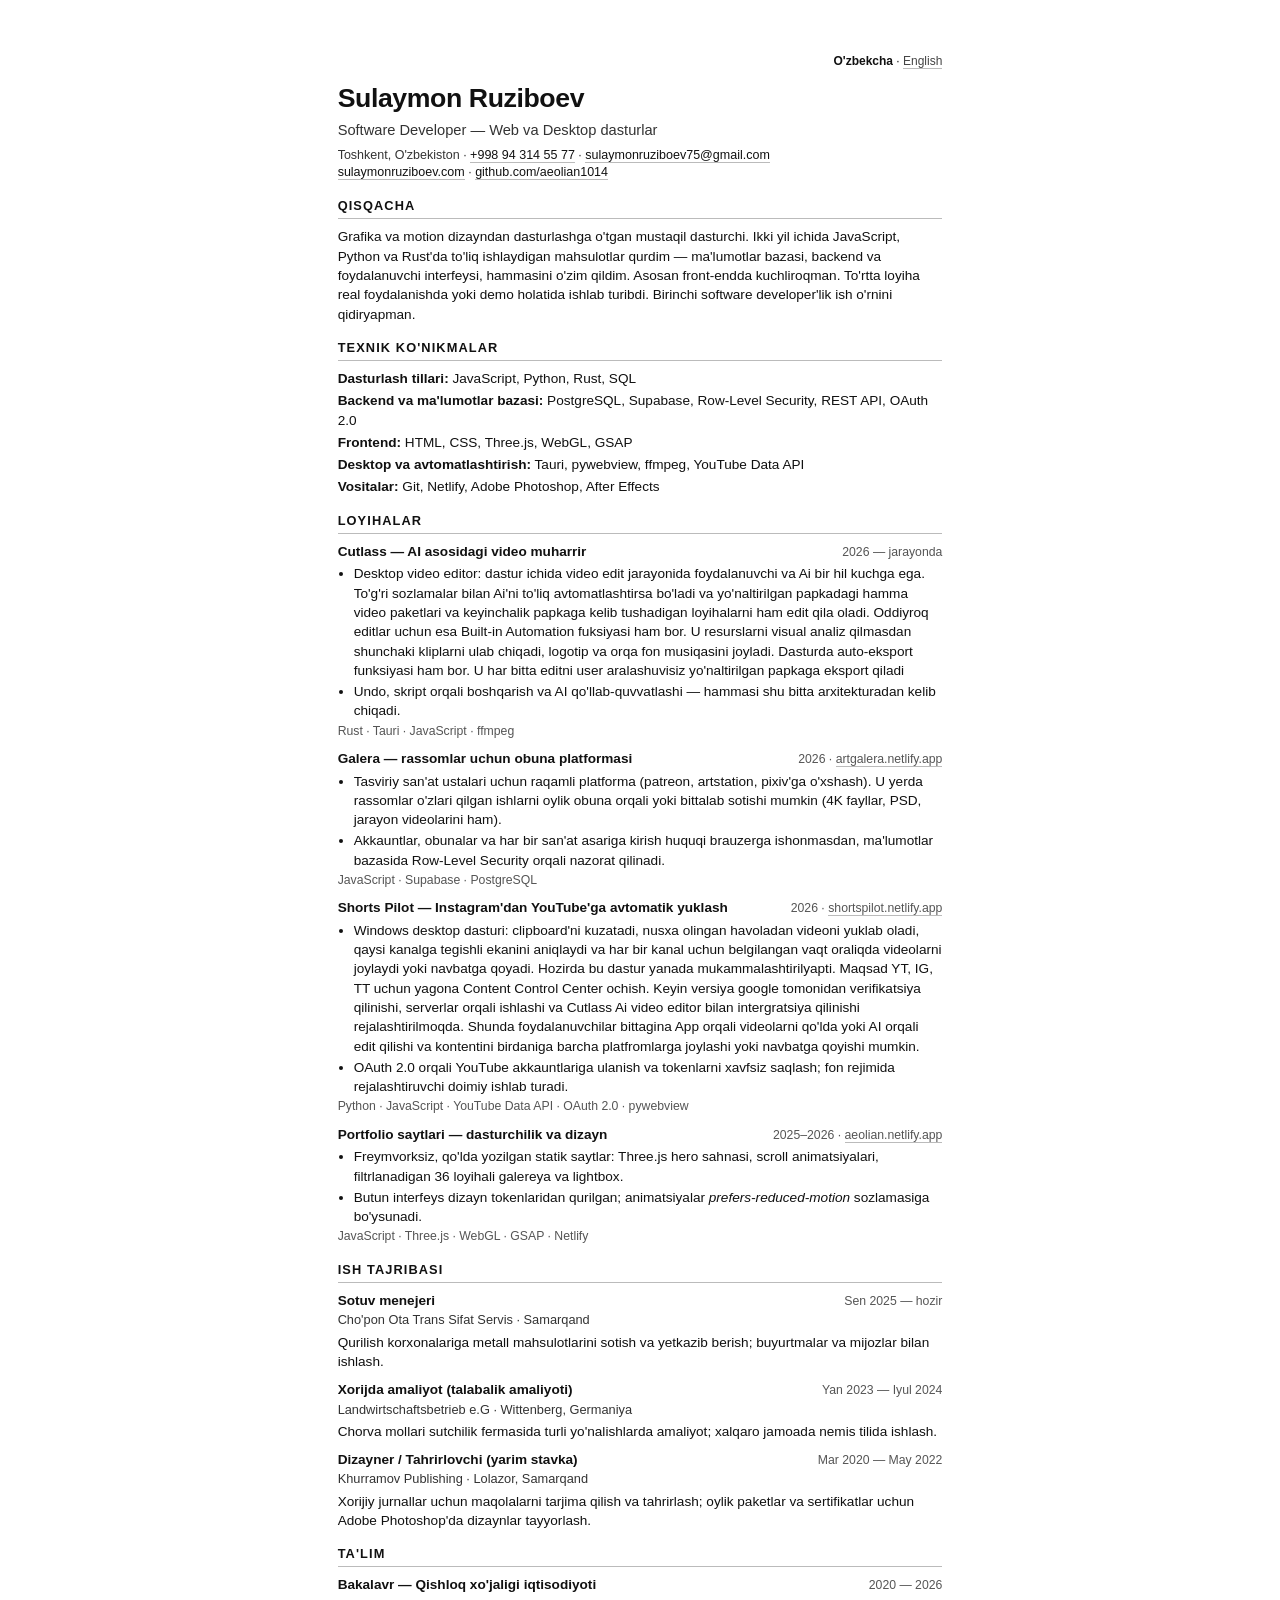
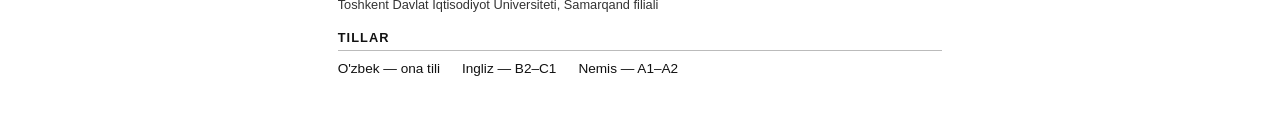
<file: cv/cv-uz.html>
<!doctype html>
<html lang="uz">
<head>
<meta charset="utf-8" />
<title>Sulaymon Ruziboev — Rezyume</title>
<style>
/* ─────────────────────────────────────────────────────────────
   Sodda, ATS uchun xavfsiz rezyume.
   Bir ustun, haqiqiy matn, jadval yo'q, rasm yo'q, ikonka yo'q.
   Brauzerda ochib Ctrl+P → "Save as PDF" qiling (A4, Margins: None,
   "Background graphics" belgisini olib tashlang).
   Havolalar PDF'da ham bosiladigan bo'lib qoladi.
   ───────────────────────────────────────────────────────────── */

@page { size: A4; margin: 14mm 15mm; }

* { box-sizing: border-box; }

body {
  font-family: "Inter", "Segoe UI", Arial, sans-serif;
  font-size: 10.2pt;
  line-height: 1.42;
  color: #111;
  background: #fff;
  max-width: 190mm;
  margin: 0 auto;
  padding: 14mm 15mm;
}

/* ── til almashtirish (faqat ekranda) ── */
.langswitch {
  text-align: right;
  font-size: 9pt;
  margin-bottom: 10px;
}
.langswitch a { color: #444; }
.langswitch b { color: #111; }

/* ── sarlavha ── */
h1 {
  font-size: 20pt;
  letter-spacing: -0.4px;
  margin: 0 0 2px;
}
.role {
  font-size: 11pt;
  color: #333;
  margin: 0 0 6px;
}
.contact {
  font-size: 9.4pt;
  color: #333;
  margin: 0 0 14px;
}

a { color: #111; text-decoration: none; border-bottom: 1px solid #bbb; }
a:hover { border-bottom-color: #111; }

/* ── bo'limlar ── */
h2 {
  font-size: 9.6pt;
  text-transform: uppercase;
  letter-spacing: 1.1px;
  border-bottom: 1px solid #bbb;
  padding-bottom: 3px;
  margin: 15px 0 8px;
}

/* ── yozuvlar ── */
.item { margin-bottom: 9px; }
.item:last-child { margin-bottom: 0; }

.line {
  display: flex;
  justify-content: space-between;
  gap: 12px;
  align-items: baseline;
}
.title { font-weight: 700; }
.date { font-size: 9.2pt; color: #555; white-space: nowrap; }
.date a { color: #555; }
.org { font-size: 9.6pt; color: #333; margin: 1px 0 3px; }
.stack { font-size: 9.2pt; color: #555; margin-top: 2px; }

ul { margin: 3px 0 0; padding-left: 16px; }
li { margin-bottom: 2px; }

p { margin: 0; }
.skills p { margin-bottom: 3px; }
.skills b { font-weight: 700; }

.inline { display: flex; gap: 22px; flex-wrap: wrap; }

@media print {
  .langswitch { display: none; }
  .item { break-inside: avoid; }
}
</style>
</head>
<body>

<p class="langswitch"><b>O'zbekcha</b> · <a href="cv-en.html">English</a></p>

<h1>Sulaymon Ruziboev</h1>
<p class="role">Software Developer — Web va Desktop dasturlar</p>
<p class="contact">
  Toshkent, O'zbekiston · <a href="tel:+998943145577">+998 94 314 55 77</a> ·
  <a href="mailto:sulaymonruziboev75@gmail.com">sulaymonruziboev75@gmail.com</a><br />
  <a href="https://sulaymonruziboev.com/">sulaymonruziboev.com</a> ·
  <a href="https://github.com/aeolian1014">github.com/aeolian1014</a>
</p>

<h2>Qisqacha</h2>
<p>
  Grafika va motion dizayndan dasturlashga o'tgan mustaqil dasturchi. Ikki yil ichida
  JavaScript, Python va Rust'da to'liq ishlaydigan mahsulotlar qurdim — ma'lumotlar
  bazasi, backend va foydalanuvchi interfeysi, hammasini o'zim qildim. Asosan front-endda kuchliroqman. To'rtta loyiha real
  foydalanishda yoki demo holatida ishlab turibdi. Birinchi software developer'lik ish o'rnini
  qidiryapman.
</p>

<h2>Texnik ko'nikmalar</h2>
<div class="skills">
  <p><b>Dasturlash tillari:</b> JavaScript, Python, Rust, SQL</p>
  <p><b>Backend va ma'lumotlar bazasi:</b> PostgreSQL, Supabase, Row-Level Security, REST API, OAuth 2.0</p>
  <p><b>Frontend:</b> HTML, CSS, Three.js, WebGL, GSAP</p>
  <p><b>Desktop va avtomatlashtirish:</b> Tauri, pywebview, ffmpeg, YouTube Data API</p>
  <p><b>Vositalar:</b> Git, Netlify, Adobe Photoshop, After Effects</p>
</div>

<h2>Loyihalar</h2>

<div class="item">
  <div class="line">
    <span class="title">Cutlass — AI asosidagi video muharrir</span>
    <span class="date">2026 — jarayonda</span>
  </div>
  <ul>
    <li>Desktop video editor: dastur ichida video edit jarayonida foydalanuvchi va Ai bir hil kuchga ega. To'g'ri sozlamalar bilan Ai'ni to'liq avtomatlashtirsa bo'ladi va yo'naltirilgan
      papkadagi hamma video paketlari va keyinchalik papkaga kelib tushadigan loyihalarni ham edit qila oladi. Oddiyroq editlar uchun esa Built-in Automation fuksiyasi ham bor. U resurslarni 
      visual analiz qilmasdan shunchaki kliplarni ulab chiqadi, logotip va orqa fon musiqasini joyladi. Dasturda auto-eksport funksiyasi ham bor. U har bitta editni user aralashuvisiz 
      yo'naltirilgan papkaga eksport qiladi
    </li>
    <li>Undo, skript orqali boshqarish va AI qo'llab-quvvatlashi — hammasi shu bitta arxitekturadan kelib chiqadi.</li>
  </ul>
  <p class="stack">Rust · Tauri · JavaScript · ffmpeg</p>
</div>

<div class="item">
  <div class="line">
    <span class="title">Galera — rassomlar uchun obuna platformasi</span>
    <span class="date">2026 · <a href="https://artgalera.netlify.app/">artgalera.netlify.app</a></span>
  </div>
  <ul>
    <li>Tasviriy san'at ustalari uchun raqamli platforma (patreon, artstation, pixiv'ga o'xshash). U yerda rassomlar o'zlari qilgan ishlarni oylik obuna orqali yoki bittalab sotishi mumkin 
      (4K fayllar, PSD, jarayon videolarini ham).
    </li>
    <li>Akkauntlar, obunalar va har bir san'at asariga kirish huquqi brauzerga ishonmasdan, ma'lumotlar bazasida Row-Level Security orqali nazorat qilinadi.</li>
  </ul>
  <p class="stack">JavaScript · Supabase · PostgreSQL</p>
</div>

<div class="item">
  <div class="line">
    <span class="title">Shorts Pilot — Instagram'dan YouTube'ga avtomatik yuklash</span>
    <span class="date">2026 · <a href="https://shortspilot.netlify.app/">shortspilot.netlify.app</a></span>
  </div>
  <ul>
    <li>Windows desktop dasturi: clipboard'ni kuzatadi, nusxa olingan havoladan videoni yuklab oladi, qaysi kanalga tegishli ekanini aniqlaydi va har bir kanal uchun belgilangan vaqt oraliqda videolarni 
      joylaydi yoki navbatga qoyadi. Hozirda bu dastur yanada mukammalashtirilyapti. Maqsad YT, IG, TT uchun yagona Content Control Center ochish. Keyin versiya google tomonidan verifikatsiya qilinishi, 
      serverlar orqali ishlashi va Cutlass Ai video editor bilan intergratsiya qilinishi rejalashtirilmoqda. Shunda foydalanuvchilar bittagina App orqali videolarni qo'lda yoki AI orqali edit qilishi va 
      kontentini birdaniga barcha platfromlarga joylashi yoki navbatga qoyishi mumkin.
    </li>
    <li>OAuth 2.0 orqali YouTube akkauntlariga ulanish va tokenlarni xavfsiz saqlash; fon rejimida rejalashtiruvchi doimiy ishlab turadi.</li>
  </ul>
  <p class="stack">Python · JavaScript · YouTube Data API · OAuth 2.0 · pywebview</p>
</div>

<div class="item">
  <div class="line">
    <span class="title">Portfolio saytlari — dasturchilik va dizayn</span>
    <span class="date">2025–2026 · <a href="https://aeolian.netlify.app/">aeolian.netlify.app</a></span>
  </div>
  <ul>
    <li>Freymvorksiz, qo'lda yozilgan statik saytlar: Three.js hero sahnasi, scroll animatsiyalari, filtrlanadigan 36 loyihali galereya va lightbox.</li>
    <li>Butun interfeys dizayn tokenlaridan qurilgan; animatsiyalar <i>prefers-reduced-motion</i> sozlamasiga bo'ysunadi.</li>
  </ul>
  <p class="stack">JavaScript · Three.js · WebGL · GSAP · Netlify</p>
</div>

<h2>Ish tajribasi</h2>

<div class="item">
  <div class="line">
    <span class="title">Sotuv menejeri</span>
    <span class="date">Sen 2025 — hozir</span>
  </div>
  <p class="org">Cho'pon Ota Trans Sifat Servis · Samarqand</p>
  <p>Qurilish korxonalariga metall mahsulotlarini sotish va yetkazib berish; buyurtmalar va mijozlar bilan ishlash.</p>
</div>

<div class="item">
  <div class="line">
    <span class="title">Xorijda amaliyot (talabalik amaliyoti)</span>
    <span class="date">Yan 2023 — Iyul 2024</span>
  </div>
  <p class="org">Landwirtschaftsbetrieb e.G · Wittenberg, Germaniya</p>
  <p>Chorva mollari sutchilik fermasida turli yo'nalishlarda amaliyot; xalqaro jamoada nemis tilida ishlash.</p>
</div>

<div class="item">
  <div class="line">
    <span class="title">Dizayner / Tahrirlovchi (yarim stavka)</span>
    <span class="date">Mar 2020 — May 2022</span>
  </div>
  <p class="org">Khurramov Publishing · Lolazor, Samarqand</p>
  <p>Xorijiy jurnallar uchun maqolalarni tarjima qilish va tahrirlash; oylik paketlar va sertifikatlar uchun Adobe Photoshop'da dizaynlar tayyorlash.</p>
</div>

<h2>Ta'lim</h2>
<div class="item">
  <div class="line">
    <span class="title">Bakalavr — Qishloq xo'jaligi iqtisodiyoti</span>
    <span class="date">2020 — 2026</span>
  </div>
  <p class="org">Toshkent Davlat Iqtisodiyot Universiteti, Samarqand filiali</p>
</div>

<h2>Tillar</h2>
<div class="inline">
  <span>O'zbek — ona tili</span>
  <span>Ingliz — B2–C1</span>
  <span>Nemis — A1–A2</span>
</div>

</body>
</html>
</file>
<file: css/home.css>
/* ============================================================
   Sulaymon Ruziboev — home page
   Dark editorial system: near-black canvas, hairline borders,
   violet→cyan accent used only as light. Motion by Motion
   (js/vendor/motion.js) — see js/home.js.
   The other pages (cutlass, cv, soon) keep css/style.css.
   ============================================================ */

@font-face{
  font-family:'Inter'; font-style:normal; font-weight:400 600; font-display:swap;
  src:url('../assets/fonts/inter-latin.woff2') format('woff2');
  unicode-range:U+0000-00FF,U+0131,U+0152-0153,U+02BB-02BC,U+02C6,U+02DA,U+02DC,
    U+0304,U+0308,U+0329,U+2000-206F,U+20AC,U+2122,U+2191,U+2193,U+2212,U+2215,U+FEFF,U+FFFD;
}
@font-face{
  font-family:'Space Grotesk'; font-style:normal; font-weight:400 600; font-display:swap;
  src:url('../assets/fonts/space-grotesk-latin.woff2') format('woff2');
  unicode-range:U+0000-00FF,U+0131,U+0152-0153,U+02BB-02BC,U+02C6,U+02DA,U+02DC,
    U+0304,U+0308,U+0329,U+2000-206F,U+20AC,U+2122,U+2191,U+2193,U+2212,U+2215,U+FEFF,U+FFFD;
}

/* ── tokens ────────────────────────────────────────────────── */
:root{
  --bg:        #07070a;
  --bg-2:      #0c0c11;
  --card:      #0f0f15;
  --ink:       #f3f2ef;
  --ink-soft:  #b4b3bd;   /* also the cursor trail colour (js/cursor.js) */
  --muted:     #75747f;
  --line:      rgba(255,255,255,.08);
  --line-2:    rgba(255,255,255,.14);

  --accent:    #8b6cff;
  --accent-2:  #2ec5ff;
  --accent-3:  #ff4d9d;
  --grad:      linear-gradient(100deg, #a58cff 0%, #7c8bff 45%, #39c8ff 100%);

  --r-sm: 10px; --r: 18px; --r-lg: 28px; --r-pill: 999px;
  --pad: clamp(16px, 5vw, 72px);
  --maxw: 1240px;

  --font-display: "Space Grotesk", "Segoe UI", system-ui, sans-serif;
  --font-body:    "Inter", "Segoe UI", system-ui, sans-serif;
  --font-mono:    ui-monospace, SFMono-Regular, Menlo, Consolas, monospace;

  --ease-out: cubic-bezier(.16,1,.3,1);

  /* the 3D cursor (js/cursor.js): brighter tail + glow so it reads on black */
  --cursor-tip:  #ffffff;
  --cursor-tail: #7a52ff;
  --cursor-glow: drop-shadow(0 0 5px rgba(139,108,255,.75)) drop-shadow(0 0 14px rgba(57,200,255,.25));
  color-scheme: dark;
}

/* ── reset ─────────────────────────────────────────────────── */
*,*::before,*::after{ box-sizing:border-box; }
html{ -webkit-text-size-adjust:100%; scroll-behavior:smooth; -webkit-tap-highlight-color:transparent; }
body{
  margin:0; background:var(--bg); color:var(--ink);
  font:400 16px/1.6 var(--font-body);
  -webkit-font-smoothing:antialiased; overflow-x:hidden;
}
body.is-locked{ overflow:hidden; }
img{ display:block; max-width:100%; }
a{ color:inherit; text-decoration:none; }
ul,ol{ margin:0; padding:0; list-style:none; }
h1,h2,h3,p,dl,dd{ margin:0; }
svg{ display:block; }
:focus-visible{ outline:2px solid var(--accent-2); outline-offset:3px; border-radius:6px; }
::selection{ background:var(--accent); color:#fff; }

.skip{ position:absolute; left:-9999px; top:12px; z-index:200; padding:10px 16px;
  background:var(--ink); color:var(--bg); border-radius:var(--r-pill); }
.skip:focus{ left:16px; }

/* ── type ──────────────────────────────────────────────────── */
.label{
  font:500 12px/1 var(--font-mono); letter-spacing:.14em; text-transform:uppercase;
  color:var(--muted); margin-bottom:22px;
}
.h2{
  font:500 clamp(36px, 5.6vw, 72px)/1.02 var(--font-display);
  letter-spacing:-.035em;
}
.h2 em, .contact__title em{
  font-style:normal; background:var(--grad); -webkit-background-clip:text; background-clip:text; color:transparent;
  /* room for descenders (g, y, p) — background-clip text cuts them at the line box */
  display:inline-block; padding-bottom:.1em; margin-bottom:-.1em;
}
.sec-head{ max-width:var(--maxw); margin:0 auto 56px; padding:0 var(--pad); }
h1, h2, h3, .hero__lede, .sec-lede{ text-wrap:balance; }
p{ text-wrap:pretty; }
.sec-lede{ max-width:520px; margin-top:22px; color:var(--ink-soft); font-size:17px; }

/* ── buttons ───────────────────────────────────────────────── */
.btn{
  position:relative; display:inline-flex; align-items:center; gap:10px;
  height:46px; padding:0 22px; border-radius:var(--r-pill);
  font:500 15px/1 var(--font-body); white-space:nowrap;
  transition:transform .4s var(--ease-out), background .3s, border-color .3s, color .3s;
}
.btn svg{ width:18px; height:18px; fill:none; stroke:currentColor; stroke-width:2; stroke-linecap:round; stroke-linejoin:round;
  transition:transform .4s var(--ease-out); }
button.btn{ cursor:pointer; font-family:var(--font-body); }
.btn--sm{ height:38px; padding:0 16px; font-size:14px; }
.btn--lg{ height:54px; padding:0 26px; font-size:16px; }
.btn--light{ background:var(--ink); color:var(--bg); }
.btn--light:hover{ background:#fff; }
.btn--ghost{ border:1px solid var(--line-2); color:var(--ink); background:rgba(255,255,255,.02); }
.btn--ghost:hover{ border-color:rgba(255,255,255,.32); background:rgba(255,255,255,.06); }
.btn:hover svg{ transform:translateX(3px); }
.btn:active{ transform:scale(.97); }

/* shine sweep on the primary hero button */
.btn--go{ overflow:hidden; }
.btn--go::after{
  content:""; position:absolute; inset:0; transform:translateX(-120%);
  background:linear-gradient(100deg, transparent 30%, rgba(139,108,255,.35) 50%, transparent 70%);
}
.btn--go:hover::after{ transform:translateX(120%); transition:transform .9s var(--ease-out); }

.icon-btn{
  display:grid; place-items:center; width:38px; height:38px; border-radius:50%;
  border:1px solid var(--line-2); color:var(--ink-soft); transition:color .3s, border-color .3s;
}
.icon-btn:hover{ color:var(--ink); border-color:rgba(255,255,255,.3); }
.icon-btn svg{ width:17px; height:17px; }

/* ── nav ───────────────────────────────────────────────────── */
.nav{
  position:fixed; z-index:100; top:14px; left:50%; transform:translateX(-50%);
  width:min(calc(100% - 24px), 1080px);
  display:flex; align-items:center; justify-content:space-between; gap:16px;
  padding:8px 8px 8px 14px; border-radius:var(--r-pill);
  border:1px solid transparent;
  transition:transform .5s var(--ease-out), background .4s, border-color .4s, backdrop-filter .4s;
}
.nav.is-stuck{
  background:rgba(12,12,17,.72); border-color:var(--line);
  -webkit-backdrop-filter:blur(14px) saturate(140%); backdrop-filter:blur(14px) saturate(140%);
}
.nav.is-hidden{ transform:translate(-50%, -140%); }
.nav__logo{ display:flex; align-items:center; gap:10px; font:500 15px/1 var(--font-display); letter-spacing:-.01em; }
.nav__logo img{ border-radius:8px; }
.nav__links{ position:relative; display:flex; gap:4px; }
.nav__links a{
  position:relative; z-index:1; padding:9px 14px; border-radius:var(--r-pill); font-size:14px; color:var(--ink-soft);
  transition:color .25s;
}
.nav__links a:hover, .nav__links a.is-active{ color:var(--ink); }
/* one highlight that slides between links (Framer-style shared layout) */
.nav__pill{
  position:absolute; z-index:0; top:0; left:0; height:100%; width:0; border-radius:var(--r-pill);
  background:rgba(255,255,255,.08); border:1px solid var(--line); opacity:0;
}
.nav__actions{ display:flex; align-items:center; gap:8px; }
.nav__burger{
  display:none; width:44px; height:44px; border:0; border-radius:50%; background:rgba(255,255,255,.06); cursor:pointer;
  position:relative;
}
.nav__burger span{ position:absolute; left:14px; right:14px; height:1.5px; background:var(--ink); transition:transform .4s var(--ease-out); }
.nav__burger span:first-child{ top:18px; } .nav__burger span:last-child{ top:25px; }
.nav__burger[aria-expanded="true"] span:first-child{ transform:translateY(3.5px) rotate(45deg); }
.nav__burger[aria-expanded="true"] span:last-child{ transform:translateY(-3.5px) rotate(-45deg); }

.mobile-menu{
  position:fixed; inset:0; z-index:90; display:flex; flex-direction:column; justify-content:center;
  gap:6px; padding:0 28px; background:rgba(7,7,10,.96);
  -webkit-backdrop-filter:blur(10px); backdrop-filter:blur(10px);
  opacity:0; visibility:hidden; transition:opacity .4s, visibility .4s;
}
.mobile-menu.is-open{ opacity:1; visibility:visible; }
.mobile-menu a{ font:500 38px/1.25 var(--font-display); letter-spacing:-.03em; color:var(--ink-soft); }
.mobile-menu a:hover{ color:var(--ink); }

@media (max-width: 860px){
  .nav__links{ display:none; }
  .nav__actions .btn, .nav__actions .icon-btn{ display:none; }
  .nav__burger{ display:block; }
  .nav__logo span{ font-size:14px; }
}

/* ── flowing paths (hero + contact background) ─────────────── */
.paths{
  position:absolute; inset:0; overflow:hidden; pointer-events:none;
  /* quiet the lines behind the text, keep them strong at the edges */
  -webkit-mask-image:radial-gradient(ellipse 55% 45% at 50% 50%, rgba(0,0,0,.25), #000 100%);
          mask-image:radial-gradient(ellipse 55% 45% at 50% 50%, rgba(0,0,0,.25), #000 100%);
}
.paths--soft{ opacity:.5; }

/* ── hero ──────────────────────────────────────────────────── */
.hero{
  position:relative; min-height:100vh; min-height:100svh;
  display:grid; place-items:center; padding:120px var(--pad) 90px; overflow:clip; isolation:isolate;
}
.hero__glow{
  position:absolute; z-index:-1; left:50%; top:46%; width:min(900px, 120vw); aspect-ratio:1.6;
  transform:translate(-50%,-50%);
  background:radial-gradient(closest-side, rgba(124,92,255,.22), rgba(46,197,255,.06) 55%, transparent 75%);
  filter:blur(10px);
}
.hero__spot{    /* soft light that follows the pointer */
  position:absolute; inset:0; z-index:-1; pointer-events:none; opacity:0; transition:opacity .6s;
  background:radial-gradient(520px circle at var(--hx, 50%) var(--hy, 50%), rgba(139,108,255,.16), transparent 65%);
}
.hero:hover .hero__spot{ opacity:1; }
.hero__inner{ will-change:transform, filter, opacity; transform-style:preserve-3d; }
.hero__title{ will-change:transform; }
.hero::after{   /* fade the paths into the page below */
  content:""; position:absolute; inset:auto 0 0 0; height:180px; z-index:-1;
  background:linear-gradient(to bottom, transparent, var(--bg));
}
.hero__inner{ position:relative; max-width:980px; text-align:center; display:flex; flex-direction:column; align-items:center; }

.pill{
  display:inline-flex; align-items:center; gap:10px; padding:8px 14px 8px 12px; margin-bottom:34px;
  border:1px solid var(--line-2); border-radius:var(--r-pill); background:rgba(255,255,255,.03);
  font:500 13px/1 var(--font-mono); letter-spacing:.04em; color:var(--ink-soft);
}
.pill__dot{ width:7px; height:7px; border-radius:50%; background:#3ee08f; box-shadow:0 0 0 0 rgba(62,224,143,.6);
  animation:ping 2.4s infinite; }
@keyframes ping{ 0%{ box-shadow:0 0 0 0 rgba(62,224,143,.55) } 70%,100%{ box-shadow:0 0 0 9px rgba(62,224,143,0) } }

.hero__title{
  font:500 clamp(48px, 10.5vw, 148px)/.94 var(--font-display); letter-spacing:-.055em;
}
.hero__line{ display:block; white-space:nowrap; }
.hero__line .word{ display:inline-block; white-space:nowrap; margin-right:.22em; }
.hero__line .word:last-child{ margin-right:0; }
.hero__line .ch{ display:inline-block; will-change:transform; }
.hero__line--grad .ch{
  background:var(--grad); -webkit-background-clip:text; background-clip:text; color:transparent;
  /* every letter paints the whole gradient across the line, not its own slice */
  background-size:var(--line-w, 100%) 100%; background-position:calc(var(--ch-x, 0px) * -1) 0;
  padding-bottom:.06em;
}

.hero__lede{ max-width:560px; margin-top:30px; font-size:clamp(16px, 1.6vw, 19px); color:var(--ink-soft); }
.hero__actions{ display:flex; flex-wrap:wrap; justify-content:center; gap:12px; margin-top:36px; }

.hero__stats{
  display:flex; gap:clamp(24px, 6vw, 72px); margin-top:64px; padding-top:28px; border-top:1px solid var(--line);
}
.hero__stats div{ display:flex; flex-direction:column-reverse; gap:6px; }
.hero__stats dt{ font:500 12px/1.3 var(--font-mono); letter-spacing:.08em; text-transform:uppercase; color:var(--muted); }
.hero__stats dd{ font:500 clamp(28px, 3.4vw, 40px)/1 var(--font-display); letter-spacing:-.03em; }

.hero__scroll{ position:absolute; bottom:28px; left:50%; transform:translateX(-50%);
  width:24px; height:38px; border:1.5px solid var(--line-2); border-radius:14px; }
.hero__scroll span{ position:absolute; left:50%; top:8px; width:3px; height:7px; margin-left:-1.5px; border-radius:2px;
  background:var(--ink-soft); animation:wheel 2s var(--ease-out) infinite; }
@keyframes wheel{ 0%{ transform:translateY(0); opacity:1 } 80%,100%{ transform:translateY(12px); opacity:0 } }

@media (max-width: 600px){
  .hero{ padding-top:110px; }
  .hero__title{ font-size:clamp(46px, 15vw, 72px); }
  .hero__line{ white-space:normal; }
  .hero__stats{ gap:20px; width:100%; justify-content:space-between; }
  .hero__stats dt{ font-size:10.5px; }
  .hero__actions .btn{ width:100%; justify-content:center; }
  .hero__actions{ width:100%; }
  .hero__scroll{ display:none; }
}

/* ── marquee — velocity rows (js/home.js drives them) ──────── */
.marquee{
  overflow:hidden; padding:30px 0; border-block:1px solid var(--line); display:flex; flex-direction:column; gap:14px;
  -webkit-mask-image:linear-gradient(90deg, transparent, #000 12%, #000 88%, transparent);
          mask-image:linear-gradient(90deg, transparent, #000 12%, #000 88%, transparent);
}
.marquee__row{ overflow:visible; }
.marquee__track{ display:flex; width:max-content; will-change:transform; }
.marquee__set{ display:flex; flex-shrink:0; }
.marquee__set li{
  display:flex; align-items:center; gap:28px; padding-right:28px; white-space:nowrap;
  font:500 clamp(18px, 2vw, 24px)/1 var(--font-display); letter-spacing:-.01em; color:var(--muted);
}
.marquee__set li::after{ content:""; width:6px; height:6px; border-radius:50%; background:var(--accent); opacity:.7; }
.marquee__row--alt .marquee__set li{
  font-size:clamp(34px, 5vw, 64px); font-weight:600; letter-spacing:-.04em;
  color:transparent; -webkit-text-stroke:1px rgba(255,255,255,.22);
}
.marquee__row--alt .marquee__set li::after{ width:10px; height:10px; background:var(--accent-2); }

/* ── intro curtain ─────────────────────────────────────────── */
.intro{
  position:fixed; inset:0; z-index:300; display:flex; flex-direction:column; justify-content:flex-end;
  padding:var(--pad); padding-bottom:clamp(28px, 6vh, 64px); background:#050507; color:var(--ink);
}
.no-js .intro, .intro.is-skip{ display:none; }
.intro__name{ overflow:hidden; font:500 clamp(44px, 9vw, 132px)/.95 var(--font-display); letter-spacing:-.05em; padding-bottom:.08em; }
.intro__name span{ display:inline-block; }
.intro__meta{ display:flex; justify-content:space-between; align-items:baseline; margin-top:18px;
  font:500 13px/1 var(--font-mono); letter-spacing:.1em; text-transform:uppercase; color:var(--muted); }
.intro__meta b{ font:500 clamp(28px, 4vw, 48px)/1 var(--font-display); letter-spacing:-.03em; color:var(--ink); font-variant-numeric:tabular-nums; }
.intro__bar{ height:1px; margin-top:18px; background:var(--line-2); overflow:hidden; }
.intro__bar span{ display:block; height:100%; background:var(--grad); transform-origin:0 50%; transform:scaleX(0); }

/* ── border beam — a spark that runs around an edge ────────── */
@property --beam-a{ syntax:'<angle>'; initial-value:0deg; inherits:false; }
.beam{
  position:absolute; inset:0; z-index:2; border-radius:inherit; padding:1px; pointer-events:none;
  background:conic-gradient(from var(--beam-a), transparent 0 78%, rgba(139,108,255,.0) 80%, #a58cff 90%, #39c8ff 96%, transparent 100%);
  -webkit-mask:linear-gradient(#000 0 0) content-box, linear-gradient(#000 0 0);
  -webkit-mask-composite:xor; mask-composite:exclude;
  animation:beam 7s linear infinite; animation-delay:var(--beam-delay, 0s);
}
@keyframes beam{ to{ --beam-a:360deg; } }

/* ── split headings ────────────────────────────────────────── */
.wd{ display:inline-block; will-change:transform, filter, opacity; }
.h2 em.is-split{ background:none; color:inherit; }
.h2 em.is-split .wd{
  background:var(--grad); -webkit-background-clip:text; background-clip:text; color:transparent;
  padding-bottom:.1em; margin-bottom:-.1em;
}
.work__grid{ perspective:1400px; }
.contact__title .hero__line{ white-space:nowrap; }
.contact__title .ch{ display:inline-block; transform-origin:50% 100%; }
.js-motion .h2 .wd, .js-motion .work__sub h3 .wd{ opacity:0; }

/* ── about — scroll-lit words ──────────────────────────────── */
.about{ position:relative; height:220vh; }
.about__sticky{
  position:sticky; top:0; min-height:100vh; display:flex; flex-direction:column; justify-content:center;
  max-width:var(--maxw); margin:0 auto; padding:0 var(--pad);
}
.about__text{
  font:500 clamp(26px, 4vw, 52px)/1.18 var(--font-display); letter-spacing:-.03em;
}
.about__text .w{ opacity:.14; transition:opacity .2s linear; }
.no-js .about__text .w, .about__text.is-static .w{ opacity:1; }
@media (max-width: 600px){ .about{ height:180vh; } }

/* ── work — featured tilt ──────────────────────────────────── */
.work{ position:relative; padding-bottom:120px; }
.tilt{ position:relative; height:200vh; }
.tilt__sticky{
  position:sticky; top:0; height:100vh; height:100svh; display:flex; flex-direction:column; align-items:center; justify-content:center;
  padding:80px var(--pad) 40px; perspective:1000px;
}
.tilt__head{ text-align:center; margin-bottom:clamp(24px, 4vh, 48px); }
.tilt__head .h2{ font-size:clamp(30px, 4.6vw, 62px); }
.tilt__device{
  /* sized by height too, so head + screen + caption fit one viewport */
  width:min(100%, 1040px, (100vh - 390px) * 1.85); padding:10px; border-radius:30px;
  background:linear-gradient(#24242c, #121217); border:1px solid #34343e;
  box-shadow:0 0 0 1px rgba(0,0,0,.6), 0 9px 20px rgba(0,0,0,.3), 0 37px 37px rgba(0,0,0,.26), 0 84px 50px rgba(0,0,0,.15), 0 -10px 80px rgba(124,92,255,.10);
  transform-origin:50% 0; will-change:transform;
}
.tilt__screen{ position:relative; border-radius:21px; overflow:hidden; background:#000; aspect-ratio:1600/866; }
.tilt__screen img{
  position:absolute; inset:0; width:100%; height:100%; object-fit:cover; object-position:top center;
  opacity:0; transform:scale(1.025); transition:opacity .6s var(--ease-out), transform 1s var(--ease-out);
}
.tilt__screen img.is-on{ opacity:1; transform:none; }
.tilt__tabs{
  position:relative; display:flex; gap:4px; margin-top:18px; padding:4px;
  border:1px solid var(--line); border-radius:var(--r-pill); background:rgba(255,255,255,.02);
}
.tilt__tabs button{
  position:relative; z-index:1; border:0; background:none; cursor:pointer;
  padding:9px 16px; border-radius:var(--r-pill); font:500 13.5px/1 var(--font-body); color:var(--muted);
  transition:color .3s;
}
.tilt__tabs button:hover{ color:var(--ink-soft); }
.tilt__tabs button[aria-selected="true"]{ color:var(--bg); }
.tilt__tabs .tabs__pill{ position:absolute; z-index:0; top:4px; bottom:4px; left:0; width:0; border-radius:var(--r-pill); background:var(--ink); }
.tilt__foot{
  display:flex; align-items:center; justify-content:space-between; gap:28px;
  width:min(100%, 1040px); margin-top:28px;
}
@media (min-width: 761px){ .tilt__device{ min-width:min(100%, 560px); } }
.tilt__foot p{ max-width:640px; color:var(--ink-soft); font-size:15.5px; }
@media (max-width: 760px){
  .tilt__tabs{ max-width:100%; overflow-x:auto; scrollbar-width:none; }
  .tilt__tabs button{ padding:9px 12px; font-size:12.5px; white-space:nowrap; }
  .tilt{ height:auto; }
  .tilt__sticky{ position:relative; height:auto; padding-top:100px; }
  .tilt__foot{ flex-direction:column; align-items:flex-start; }
}

/* ── spotlight surfaces (cards, caps, kit) ─────────────────── */
.spot{
  position:relative; isolation:isolate; overflow:clip;
  background:var(--card); border:1px solid var(--line); border-radius:var(--r-lg);
  --mx:50%; --my:50%; --spot:0;
}
.spot::before{   /* soft light under the pointer */
  content:""; position:absolute; inset:0; z-index:-1; pointer-events:none;
  background:radial-gradient(420px circle at var(--mx) var(--my), rgba(139,108,255,.13), transparent 60%);
  opacity:var(--spot); transition:opacity .35s;
}
.spot::after{    /* the border lights up where the pointer is */
  content:""; position:absolute; inset:0; border-radius:inherit; padding:1px; pointer-events:none;
  background:radial-gradient(260px circle at var(--mx) var(--my), rgba(165,140,255,.85), rgba(57,200,255,.35) 40%, transparent 70%);
  -webkit-mask:linear-gradient(#000 0 0) content-box, linear-gradient(#000 0 0);
  -webkit-mask-composite:xor; mask-composite:exclude;
  opacity:var(--spot); transition:opacity .35s;
}

/* ── work grid ─────────────────────────────────────────────── */
.work__sub{
  max-width:var(--maxw); margin:40px auto 28px; padding:0 var(--pad);
  display:flex; align-items:baseline; justify-content:space-between; gap:12px 32px; flex-wrap:wrap;
}
.work__sub h3{ font:500 clamp(22px, 2.4vw, 30px)/1.15 var(--font-display); letter-spacing:-.025em; }
.work__sub p{ color:var(--muted); font-size:15px; }
.work__grid{
  max-width:var(--maxw); margin:0 auto; padding:0 var(--pad);
  display:grid; grid-template-columns:repeat(2, minmax(0,1fr)); gap:20px;
}
.card{ display:flex; flex-direction:column; transition:border-color .3s; will-change:transform; }
.card__glare{   /* a sheet of light that slides across as the card tilts */
  position:absolute; inset:0; z-index:1; pointer-events:none; border-radius:inherit; opacity:0; transition:opacity .4s;
  background:linear-gradient(115deg, transparent 30%, rgba(255,255,255,.07) 45%, rgba(255,255,255,.0) 60%);
  background-size:250% 250%; background-position:var(--gx, 50%) var(--gy, 50%);
}
.card:hover .card__glare{ opacity:1; }
.card__link{ position:absolute; inset:0; z-index:2; border-radius:inherit; }
.card__media{ position:relative; aspect-ratio:16/9; margin:10px 10px 0; border-radius:20px; overflow:hidden; background:#000; }
.card__media img{ width:100%; height:100%; object-fit:cover; object-position:top; transition:transform 1.1s var(--ease-out), filter .6s; }
.card:hover .card__media img{ transform:scale(1.04); filter:brightness(.8); }
.card__visit{
  position:absolute; z-index:1; top:14px; right:14px; display:inline-flex; align-items:center; gap:6px;
  padding:9px 14px; border-radius:var(--r-pill); background:var(--ink); color:var(--bg);
  font:500 13px/1 var(--font-body); opacity:0; transform:translateY(-8px) scale(.94);
  transition:opacity .35s, transform .5s var(--ease-out);
}
.card__visit svg{ width:14px; height:14px; fill:none; stroke:currentColor; stroke-width:2.2; stroke-linecap:round; stroke-linejoin:round; }
.card:hover .card__visit{ opacity:1; transform:none; }
.card__body{ display:flex; flex-direction:column; gap:14px; padding:22px 24px 26px; flex:1; }
.card__top{ display:flex; align-items:center; justify-content:space-between; }
.card__idx{ font:500 12px/1 var(--font-mono); color:var(--muted); letter-spacing:.1em; }
.status{ font:500 11px/1 var(--font-mono); letter-spacing:.08em; text-transform:uppercase; padding:6px 10px; border-radius:var(--r-pill);
  color:#3ee08f; background:rgba(62,224,143,.08); border:1px solid rgba(62,224,143,.2); }
.status--dim{ color:var(--ink-soft); background:rgba(255,255,255,.04); border-color:var(--line-2); }
.card h3{ font:500 23px/1.18 var(--font-display); letter-spacing:-.02em; }
.card p{ color:var(--ink-soft); font-size:15px; }
.card__note{ font-size:13.5px !important; color:var(--muted) !important; padding-left:12px; border-left:2px solid var(--accent); }
.tags{ display:flex; flex-wrap:wrap; gap:6px; margin-top:auto; padding-top:4px; }
.tags li{ font:500 12px/1 var(--font-mono); padding:7px 10px; border-radius:8px; color:var(--ink-soft); background:rgba(255,255,255,.04); border:1px solid var(--line); }
.card__repo{
  position:relative; z-index:3; align-self:flex-start; display:inline-flex; align-items:center; gap:8px;
  font-size:13.5px; color:var(--ink-soft); padding:8px 12px; border-radius:var(--r-pill); border:1px solid var(--line-2);
  transition:color .25s, border-color .25s;
}
.card__repo:hover{ color:var(--ink); border-color:rgba(255,255,255,.32); }
.card__repo svg{ width:15px; height:15px; }
@media (max-width: 860px){ .work__grid{ grid-template-columns:1fr; } }

/* ── capabilities bento ────────────────────────────────────── */
.caps{ padding:120px 0; }
.bento{
  max-width:var(--maxw); margin:0 auto; padding:0 var(--pad);
  display:grid; grid-template-columns:repeat(3, minmax(0,1fr)); gap:20px;
}
.cap{ padding:30px; display:flex; flex-direction:column; gap:12px; min-height:250px; }
.cap--wide{ grid-column:span 2; }
.cap__ico{ width:40px; height:40px; padding:9px; margin-bottom:18px; border-radius:12px; border:1px solid var(--line-2);
  fill:none; stroke:var(--ink); stroke-width:1.6; stroke-linecap:round; stroke-linejoin:round; background:rgba(255,255,255,.03); }
.cap h3{ font:500 22px/1.2 var(--font-display); letter-spacing:-.02em; }
.cap p{ color:var(--ink-soft); font-size:15px; max-width:520px; }
.cap__rows{ display:flex; flex-wrap:wrap; gap:8px; margin-top:auto; padding-top:18px; }
.cap__rows span{ font:400 12.5px/1 var(--font-mono); padding:9px 12px; border-radius:8px; color:var(--ink-soft);
  background:rgba(0,0,0,.35); border:1px solid var(--line); }
.cap__rows b{ color:var(--accent); font-weight:500; margin-right:4px; }
.cap__curve{ margin-top:auto; padding-top:16px; height:76px; }
.cap__curve svg{ width:100%; height:100%; overflow:visible; }
.cap__curve path{ fill:none; stroke:var(--accent); stroke-width:2; stroke-linecap:round; vector-effect:non-scaling-stroke; }
@media (max-width: 860px){
  .bento{ grid-template-columns:1fr; }
  .cap--wide{ grid-column:auto; }
}

/* ── toolkit ───────────────────────────────────────────────── */
.kit{ padding:40px 0 120px; }
.kit__grid{
  max-width:var(--maxw); margin:0 auto; padding:0 var(--pad);
  display:grid; grid-template-columns:repeat(auto-fill, minmax(280px, 1fr)); gap:16px;
}
.kit__card{ padding:24px; display:flex; flex-direction:column; gap:10px; border-radius:var(--r); }
.kit__card h3{ font:500 18px/1.25 var(--font-display); letter-spacing:-.015em; }
.kit__card p{ color:var(--muted); font-size:14px; }
.chips{ display:flex; flex-wrap:wrap; gap:6px; margin-top:auto; padding-top:10px; }
.chips li{ font-size:13px; padding:6px 11px; border-radius:var(--r-pill); color:var(--ink-soft); border:1px solid var(--line-2); }

/* ── build log — scroll beam timeline ──────────────────────── */
.log{ padding:40px 0 140px; }
.log__list{ position:relative; max-width:var(--maxw); margin:0 auto; padding:0 var(--pad); }
.log__rail{
  position:absolute; top:8px; bottom:8px; left:calc(var(--pad) + 9px); width:2px;
  background:linear-gradient(to bottom, transparent, var(--line-2) 8%, var(--line-2) 92%, transparent);
}
.log__beam{
  position:absolute; inset:0 0 auto 0; height:100%; transform-origin:top; transform:scaleY(var(--beam, 0));
  background:linear-gradient(to bottom, var(--accent), var(--accent-2) 80%, transparent);
  border-radius:2px;
}
.log__item{ position:relative; display:grid; grid-template-columns:minmax(150px, 300px) 1fr; gap:24px; padding:0 0 72px; }
.log__item:last-child{ padding-bottom:0; }
.log__when{
  position:sticky; top:120px; align-self:start; display:flex; align-items:baseline; gap:14px; padding-left:44px;
}
.log__node{ position:absolute; left:0; top:4px; width:20px; height:20px; border-radius:50%; background:var(--bg);
  border:1px solid var(--line-2); display:grid; place-items:center; }
.log__node::after{ content:""; width:8px; height:8px; border-radius:50%; background:var(--muted); transition:background .4s, box-shadow .4s; }
.log__item.is-on .log__node::after{ background:var(--accent-2); box-shadow:0 0 12px var(--accent-2); }
.log__when b{ font:500 clamp(28px, 3.6vw, 48px)/1 var(--font-display); letter-spacing:-.03em; color:var(--muted); transition:color .4s; }
.log__item.is-on .log__when b{ color:var(--ink); }
.log__when span{ font:500 13px/1 var(--font-mono); color:var(--muted); }
.log__body h3{ font:500 24px/1.2 var(--font-display); letter-spacing:-.02em; margin-bottom:10px; }
.log__body p{ color:var(--ink-soft); max-width:600px; }
@media (max-width: 760px){
  .log__item{ grid-template-columns:1fr; gap:14px; padding-bottom:56px; }
  .log__when{ position:relative; top:0; }
  .log__body{ padding-left:44px; }
}

/* ── contact ───────────────────────────────────────────────── */
.contact{ position:relative; overflow:clip; isolation:isolate; padding:160px var(--pad) 170px; border-top:1px solid var(--line); text-align:center; }
.contact::before{ content:""; position:absolute; inset:0; z-index:-1;
  background:radial-gradient(60% 50% at 50% 55%, rgba(124,92,255,.16), transparent 70%); }
.contact__inner{ position:relative; display:flex; flex-direction:column; align-items:center; }
.contact__title{ font:500 clamp(52px, 10vw, 140px)/.92 var(--font-display); letter-spacing:-.055em; margin-bottom:48px; }

/* interactive hover button: the dot grows to fill, the label swaps */
.hover-btn{
  position:relative; display:inline-flex; align-items:center; gap:12px; overflow:hidden;
  height:62px; padding:0 30px 0 24px; border-radius:var(--r-pill); border:1px solid var(--line-2);
  background:rgba(255,255,255,.03); font:500 clamp(15px, 1.8vw, 19px)/1 var(--font-body);
  max-width:100%;
}
.hover-btn__dot{ position:relative; z-index:1; width:10px; height:10px; flex-shrink:0; border-radius:50%; background:var(--ink);
  transition:transform .6s var(--ease-out); }
.hover-btn__text{ transition:transform .5s var(--ease-out), opacity .4s; overflow:hidden; text-overflow:ellipsis; }
.hover-btn__over{
  position:absolute; inset:0; z-index:2; display:flex; align-items:center; justify-content:center; gap:10px;
  color:var(--bg); opacity:0; transform:translateX(40px); transition:transform .5s var(--ease-out), opacity .4s;
}
.hover-btn__over svg{ width:20px; height:20px; fill:none; stroke:currentColor; stroke-width:2; stroke-linecap:round; stroke-linejoin:round; }
.hover-btn:hover .hover-btn__dot{ transform:scale(80); }
.hover-btn:hover .hover-btn__text{ transform:translateX(40px); opacity:0; }
.hover-btn:hover .hover-btn__over{ transform:none; opacity:1; }

.contact__socials{ display:flex; flex-wrap:wrap; justify-content:center; gap:8px; margin-top:28px; }
.contact__socials a{
  display:inline-block; padding:11px 18px; border-radius:var(--r-pill); font-size:14.5px; color:var(--ink-soft);
  border:1px solid var(--line); transition:color .25s, border-color .25s, background .25s;
}
.contact__socials a:hover{ color:var(--ink); border-color:var(--line-2); background:rgba(255,255,255,.04); }
@media (max-width: 600px){
  .hover-btn{ height:56px; padding:0 20px; font-size:14.5px; }
}

/* ── footer — brand, three link columns, a quiet bottom bar ─── */
.foot{ position:relative; background:var(--bg-2); border-top:1px solid var(--line); }
.foot::before{   /* a hairline of accent light along the top edge */
  content:""; position:absolute; top:-1px; left:50%; width:min(560px, 70%); height:1px; transform:translateX(-50%);
  background:linear-gradient(90deg, transparent, rgba(139,108,255,.7), rgba(57,200,255,.5), transparent);
}
.foot__inner{
  max-width:var(--maxw); margin:0 auto; padding:72px var(--pad) 56px;
  display:grid; grid-template-columns:minmax(0, 1.6fr) repeat(3, minmax(0, 1fr)); gap:48px 32px;
}
.foot__brand{ display:flex; flex-direction:column; align-items:flex-start; gap:18px; max-width:380px; }
.foot__logo{ display:flex; align-items:center; gap:12px; }
.foot__logo img{ border-radius:10px; }
.foot__logo span{ display:flex; flex-direction:column; gap:3px; }
.foot__logo b{ font:500 17px/1.1 var(--font-display); letter-spacing:-.01em; }
.foot__logo i{ font:normal 400 13px/1.2 var(--font-body); color:var(--muted); }
.foot__brand > p{ color:var(--ink-soft); font-size:14.5px; text-wrap:pretty; }
.foot__mail{
  font:500 15px/1 var(--font-body); color:var(--ink);
  background:linear-gradient(currentColor, currentColor) 0 100% / 0 1px no-repeat; padding-bottom:4px;
  transition:background-size .5s var(--ease-out);
}
.foot__mail:hover{ background-size:100% 1px; }
.foot__status{ display:inline-flex; align-items:center; gap:9px; font:500 12.5px/1 var(--font-mono) !important; color:var(--muted) !important; }

.foot__col h2{ font:500 12px/1 var(--font-mono); letter-spacing:.14em; text-transform:uppercase; color:var(--muted); margin-bottom:20px; }
.foot__col ul{ display:flex; flex-direction:column; gap:12px; }
.foot__col a{ position:relative; font-size:14.5px; color:var(--ink-soft); transition:color .25s; }
.foot__col a:hover{ color:var(--ink); }

.foot__bar{
  max-width:var(--maxw); margin:0 auto; padding:22px var(--pad) 28px;
  display:flex; flex-wrap:wrap; align-items:center; justify-content:space-between; gap:12px 24px;
  border-top:1px solid var(--line); font:400 12.5px/1.4 var(--font-mono); color:var(--muted);
}
.foot__time time{ color:var(--ink-soft); font-variant-numeric:tabular-nums; margin:0 4px; }
.foot__time i{ font-style:normal; opacity:.7; }
.foot__top{ display:inline-flex; align-items:center; gap:8px; color:var(--ink-soft); transition:color .25s; }
.foot__top:hover{ color:var(--ink); }
.foot__top svg{ width:28px; height:28px; padding:6px; border-radius:50%; border:1px solid var(--line-2);
  fill:none; stroke:currentColor; stroke-width:2; stroke-linecap:round; stroke-linejoin:round; transition:transform .4s var(--ease-out), border-color .3s; }
.foot__top:hover svg{ transform:translateY(-3px); border-color:rgba(255,255,255,.32); }

@media (max-width: 900px){
  .foot__inner{ grid-template-columns:repeat(3, minmax(0, 1fr)); }
  .foot__brand{ grid-column:1 / -1; max-width:none; }
}
@media (max-width: 520px){
  .foot__inner{ grid-template-columns:1fr 1fr; padding-top:56px; }
  .foot__bar{ flex-direction:column; align-items:flex-start; }
}

/* ── scroll progress + grain ───────────────────────────────── */
.progress{ position:fixed; z-index:120; top:0; left:0; right:0; height:2px; pointer-events:none; }
.progress span{ display:block; height:100%; background:var(--grad); transform-origin:0 50%; transform:scaleX(0); }
.grain{
  position:fixed; inset:-50%; z-index:110; pointer-events:none; opacity:.06;
  background-image:url("data:image/svg+xml,%3Csvg xmlns='http://www.w3.org/2000/svg' width='160' height='160'%3E%3Cfilter id='n'%3E%3CfeTurbulence type='fractalNoise' baseFrequency='.9' numOctaves='3' stitchTiles='stitch'/%3E%3C/filter%3E%3Crect width='100%25' height='100%25' filter='url(%23n)'/%3E%3C/svg%3E");
}

/* ══ inner pages (cutlass, cv, soon) ═══════════════════════════
   Same tokens and components as the home page; these are the
   pieces only the inner pages use. */
.wrap{ max-width:var(--maxw); margin-inline:auto; padding-inline:var(--pad); }

.page-hero{ position:relative; overflow:clip; isolation:isolate; padding:clamp(140px, 20vh, 200px) 0 clamp(40px, 6vh, 72px); }
.page-hero .paths{ opacity:.55; }
.page-hero::after{ content:""; position:absolute; inset:auto 0 0 0; height:160px; z-index:-1; background:linear-gradient(to bottom, transparent, var(--bg)); }
.page-hero__glow{ position:absolute; z-index:-1; left:50%; top:40%; width:min(1000px, 130vw); aspect-ratio:1.7; transform:translate(-50%,-50%);
  background:radial-gradient(closest-side, rgba(124,92,255,.22), rgba(46,197,255,.06) 55%, transparent 75%); }

.back{
  display:inline-flex; align-items:center; gap:8px; margin-bottom:34px; padding:8px 14px 8px 10px;
  border-radius:var(--r-pill); border:1px solid var(--line-2); background:rgba(255,255,255,.03);
  font:500 13px/1 var(--font-body); color:var(--ink-soft); transition:color .25s, border-color .25s;
}
.back:hover{ color:var(--ink); border-color:rgba(255,255,255,.3); }
.back svg{ width:16px; height:16px; fill:none; stroke:currentColor; stroke-width:2; stroke-linecap:round; stroke-linejoin:round; transition:transform .4s var(--ease-out); }
.back:hover svg{ transform:translateX(-3px); }

.kicker{ display:flex; flex-wrap:wrap; align-items:center; gap:12px; margin-bottom:22px; }
.kicker .label{ margin:0; }
.badge{
  font:500 12px/1 var(--font-mono); letter-spacing:.04em; padding:7px 11px; border-radius:var(--r-pill);
  color:#c9bbff; background:rgba(139,108,255,.1); border:1px solid rgba(139,108,255,.3);
}
.page-h1{ font:500 clamp(42px, 7.4vw, 104px)/.98 var(--font-display); letter-spacing:-.05em; max-width:14ch; }
.page-h1 em{ font-style:normal; background:var(--grad); -webkit-background-clip:text; background-clip:text; color:transparent;
  display:inline-block; padding-bottom:.1em; margin-bottom:-.1em; }
.lede{ max-width:620px; margin-top:28px; font-size:clamp(16px, 1.6vw, 19px); color:var(--ink-soft); }
.lede strong{ color:var(--ink); font-weight:500; }
.page-hero .tags{ margin-top:28px; }
.actions{ display:flex; flex-wrap:wrap; gap:12px; margin-top:34px; }

.sec{ padding:clamp(70px, 11vh, 130px) 0; }
.sec--tight{ padding:clamp(30px, 5vh, 60px) 0; }
.copy{ color:var(--ink-soft); max-width:62ch; font-size:16.5px; }
.copy + .copy{ margin-top:14px; }
.copy strong{ color:var(--ink); font-weight:500; }
.sec .h2{ margin-bottom:24px; }

/* screenshot in a window frame */
.shot{ position:relative; border-radius:var(--r-lg); padding:8px; }
.shot__frame{ display:flex; align-items:center; gap:10px; padding:6px 10px 12px; }
.shot__dots{ display:flex; gap:6px; }
.shot__dots i{ width:10px; height:10px; border-radius:50%; background:var(--line-2); }
.shot__name{ font:500 12px/1 var(--font-mono); color:var(--muted); letter-spacing:.04em; }
.shot img{ width:100%; height:auto; border-radius:18px; }
.feature{ display:grid; grid-template-columns:1fr; gap:clamp(28px, 4vw, 64px); align-items:center; }
@media (min-width: 900px){
  .feature{ grid-template-columns:1.25fr .75fr; }
  .feature--flip{ grid-template-columns:.75fr 1.25fr; }
  .feature--flip .shot{ order:2; }
}
.feature h2{ font:500 clamp(28px, 3.4vw, 44px)/1.08 var(--font-display); letter-spacing:-.035em; margin-bottom:18px; }

/* the two-operator diagram: commands travel along the wires */
.diagram{ display:grid; gap:16px; margin-top:44px; grid-template-columns:1fr; align-items:center; }
@media (min-width: 760px){ .diagram{ grid-template-columns:1fr 56px minmax(180px, .8fr) 56px 1fr; gap:0; } }
.node{ padding:26px; border-radius:var(--r); }
.node h3{ font:500 19px/1.2 var(--font-display); letter-spacing:-.015em; margin-bottom:8px; }
.node p{ color:var(--ink-soft); font-size:14.5px; }
.node--bus{ text-align:center; overflow:visible; }
.node--bus b{ display:block; font:500 17px/1.2 var(--font-display); background:var(--grad); -webkit-background-clip:text; background-clip:text; color:transparent; }
.node--bus span{ display:block; margin-top:6px; font:500 12px/1.3 var(--font-mono); color:var(--muted); }
.wire{ display:none; position:relative; height:2px; background:var(--line-2); overflow:hidden; }
@media (min-width: 760px){ .wire{ display:block; } }
.wire::after{ content:""; position:absolute; top:0; left:-24px; width:24px; height:2px; border-radius:2px;
  background:linear-gradient(90deg, transparent, #a58cff, #39c8ff); box-shadow:0 0 10px #8b6cff;
  animation:wire 1.8s cubic-bezier(.6,0,.4,1) infinite; }
.wire--rev::after{ animation-name:wire-rev; animation-delay:-.9s; background:linear-gradient(270deg, transparent, #a58cff, #39c8ff); }
@keyframes wire{ from{ left:-24px; } to{ left:100%; } }
@keyframes wire-rev{ from{ left:100%; } to{ left:-24px; } }

.points{ display:grid; gap:16px; grid-template-columns:1fr; margin-top:36px; }
@media (min-width: 760px){ .points{ grid-template-columns:repeat(2, 1fr); } }
.point{ padding:26px; border-radius:var(--r); }
.point h3{ display:flex; align-items:center; gap:10px; font:500 19px/1.2 var(--font-display); letter-spacing:-.015em; margin-bottom:8px; }
.point h3 svg{ width:22px; height:22px; padding:4px; border-radius:7px; border:1px solid var(--line-2); fill:none; stroke:var(--accent-2); stroke-width:2; stroke-linecap:round; stroke-linejoin:round; }
.point p{ color:var(--ink-soft); font-size:14.5px; }
.note{
  position:relative; margin-top:34px; padding:22px 26px; border-radius:var(--r); max-width:66ch;
  background:linear-gradient(135deg, rgba(139,108,255,.08), rgba(57,200,255,.03)); border:1px solid rgba(139,108,255,.25);
  color:var(--ink-soft); font-size:15.5px;
}
.note b{ color:var(--ink); font-weight:500; }

.end{ position:relative; overflow:clip; isolation:isolate; padding:clamp(110px, 16vh, 170px) var(--pad); text-align:center; border-top:1px solid var(--line); }
.end::before{ content:""; position:absolute; inset:0; z-index:-1; background:radial-gradient(60% 55% at 50% 60%, rgba(124,92,255,.16), transparent 70%); }
.end .h2{ margin-bottom:18px; }
.end .copy{ margin:0 auto; }
.end .actions{ justify-content:center; }

/* ── scroll reveals (js/home.js adds .is-in) ───────────────── */
.js-motion .reveal{ opacity:0; transform:translateY(32px); }

/* ── reduced motion ────────────────────────────────────────── */
@media (prefers-reduced-motion: reduce){
  *, *::before, *::after{ animation-duration:.01ms !important; animation-iteration-count:1 !important; transition-duration:.01ms !important; }
  html{ scroll-behavior:auto; }
  .beam{ animation:none; opacity:0; }
  .intro{ display:none; }
  .about{ height:auto; } .about__sticky{ position:relative; min-height:0; padding-block:120px; }
  .tilt{ height:auto; } .tilt__sticky{ position:relative; height:auto; }
}
</file>
